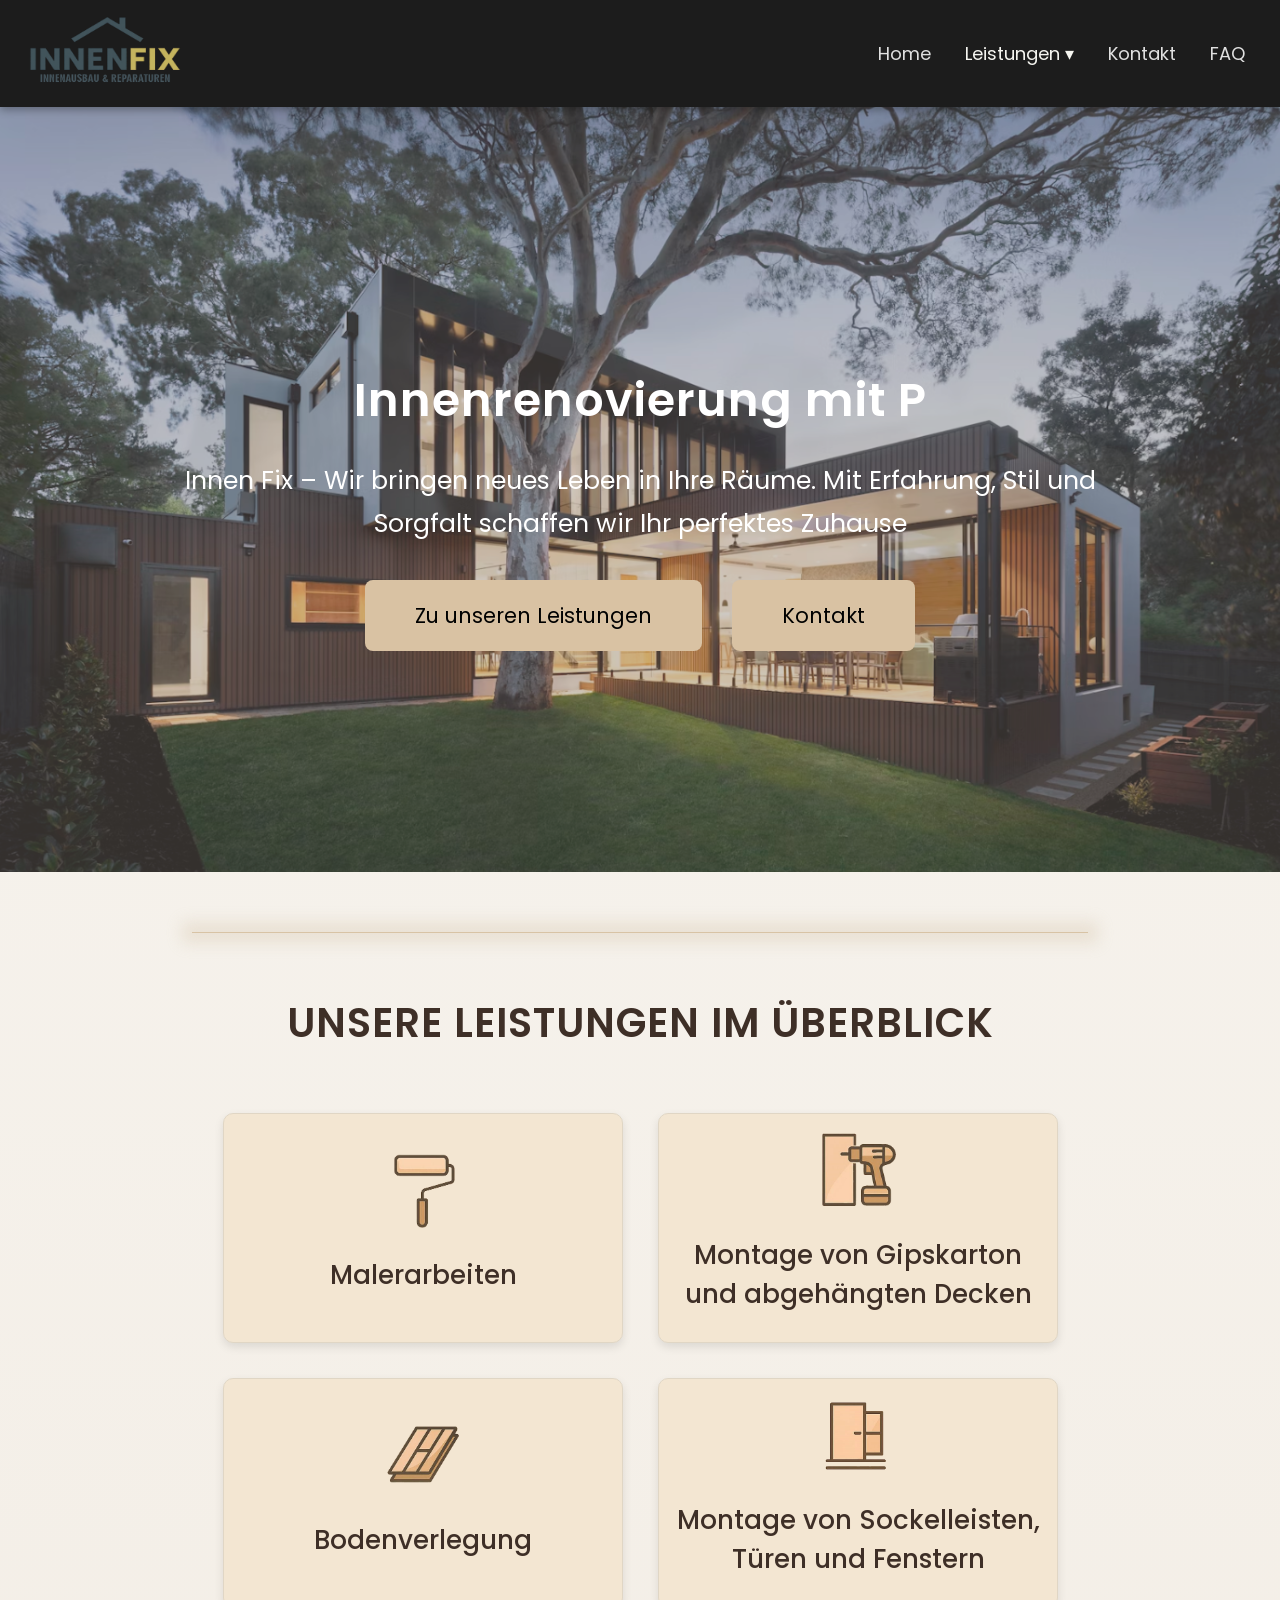
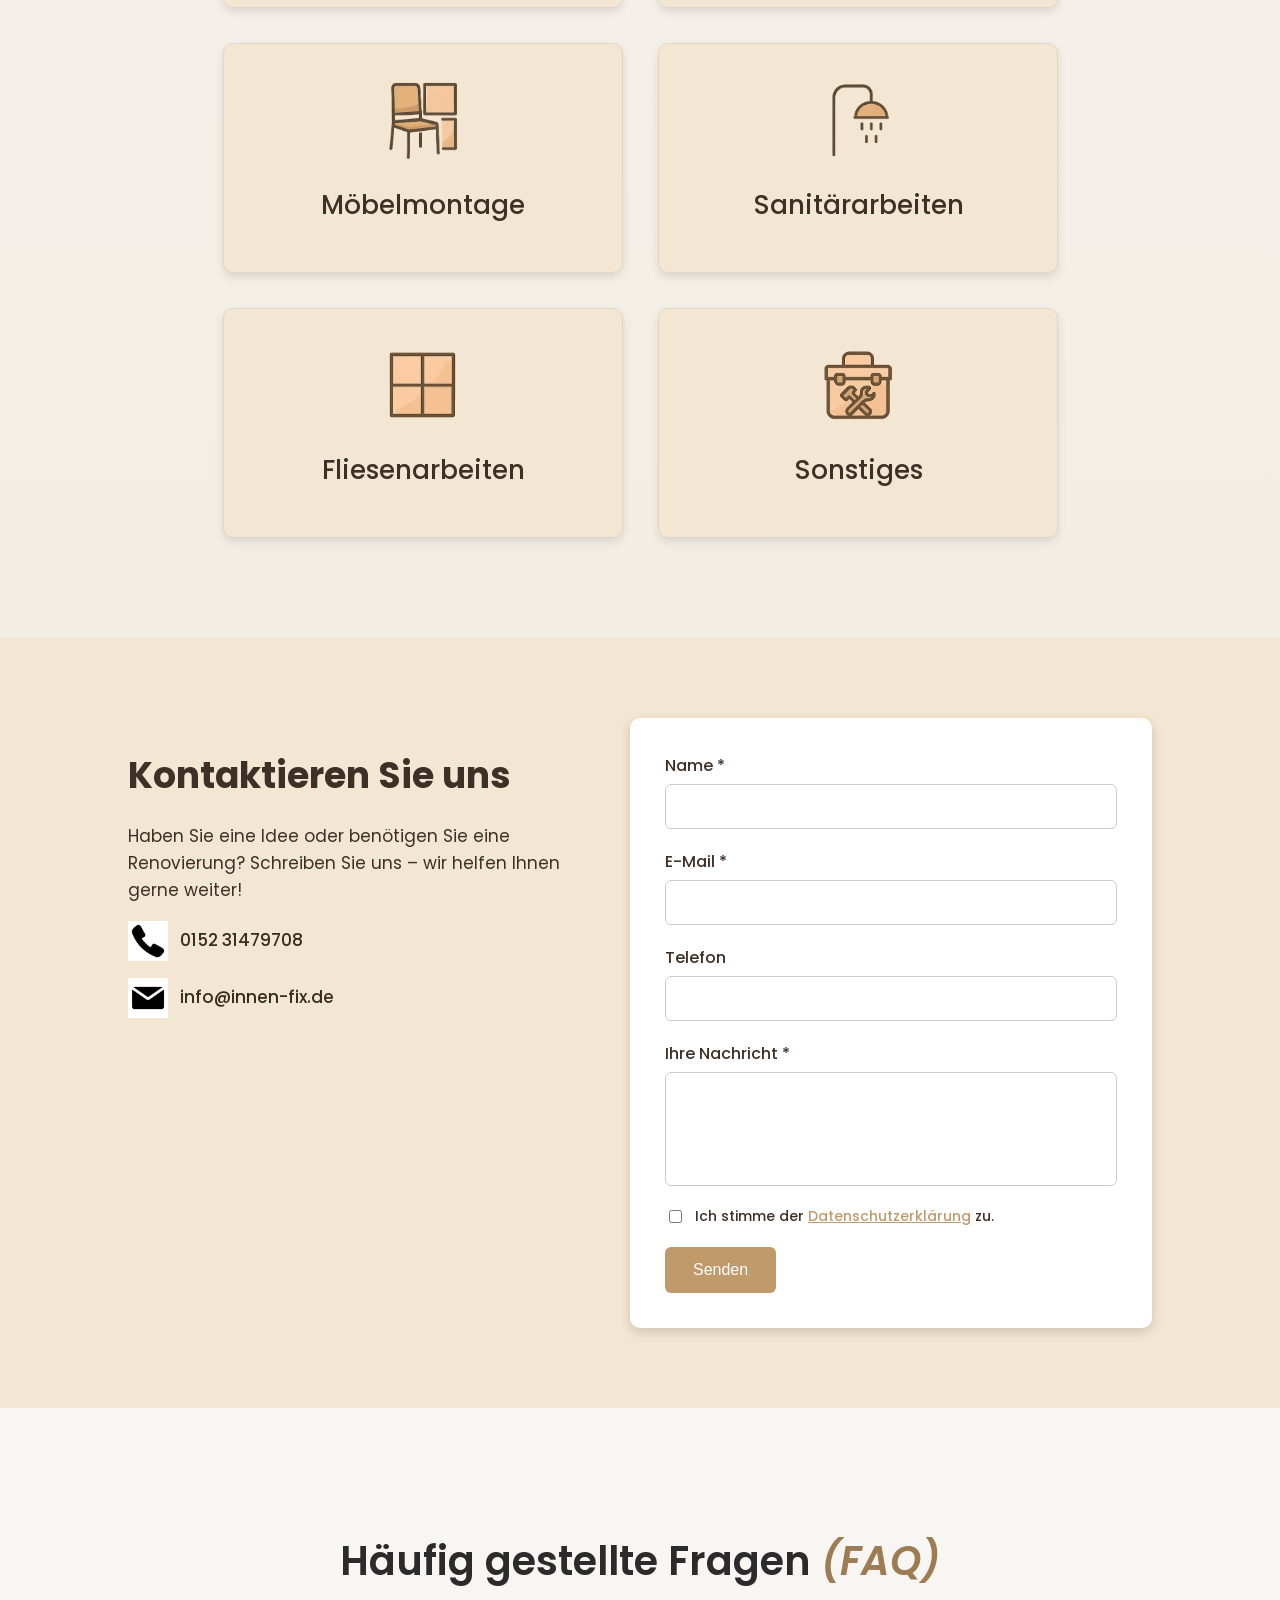
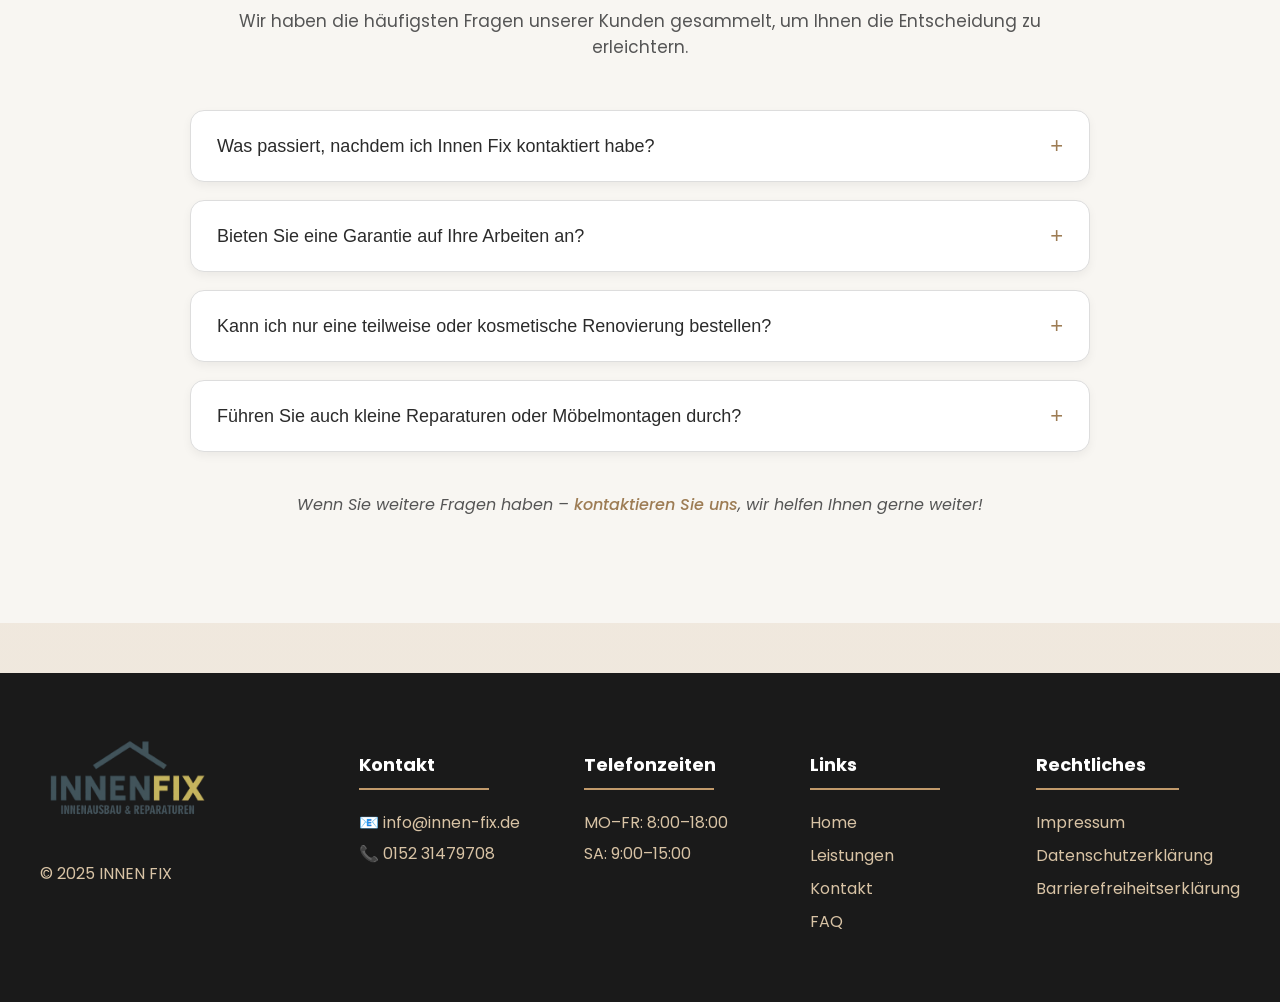
<file: index.html>
<!DOCTYPE html>
<html lang="de">
<head>
  <meta charset="UTF-8">
  <meta name="viewport" content="width=device-width, initial-scale=1.0">
  <title>Innen Fix – Malerarbeiten & Renovierung in Lübeck</title>
  <meta name="description" content="Innen Fix – professionelle Innenrenovierung, Malerarbeiten, Bodenverlegung, Sanitär- und Elektroarbeiten in Deutschland. Qualität, Präzision und Stil.">
  <link rel="icon" type="image/png" href="favicon.png">
  <link rel="stylesheet" href="style.css">
  <link href="https://fonts.googleapis.com/css2?family=Poppins:ital,wght@0,400;0,500;1,400&display=swap" rel="stylesheet">
</head>

<body>
  <header>
    <a href="#home" class="logo"><img src="logo.png" width="170" height="80"></a>
    <nav>
      <a href="#home">Home</a>

      <div class="dropdown">
        <a href="#services" class="dropbtn">Leistungen ▾</a>
        <div class="dropdown-content">
          <a href="malerarbeiten.html">Malerarbeiten</a>
          <a href="gipskarton.html">Montage von Gipskarton und abgehängten Decken</a>
          <a href="bodenverlegung.html">Bodenverlegung</a>
          <a href="sockelleisten.html">Montage von Sockelleisten, Türen und Fenstern</a>
          <a href="mobelmontage.html">Möbelmontage</a>
          <a href="sanitararbeiten.html">Sanitärarbeiten</a>
          <a href="fliesenarbeiten.html">Fliesenarbeiten</a>
          <a href="sonstiges.html">Sonstiges</a>
        </div>
      </div>

      <a href="#contact">Kontakt</a>
      <a href="#faq">FAQ</a>
    </nav>
  </header>

  <section class="hero" id="home">
    <div class="hero-text">
      <h1 id="typed-text"></h1>
      <p>Innen Fix – Wir bringen neues Leben in Ihre Räume. Mit Erfahrung, Stil und Sorgfalt schaffen wir Ihr perfektes Zuhause</p>
      <div class="hero-buttons">
        <a href="#services" class="btn">Zu unseren Leistungen</a>
        <a href="#contact" class="btn">Kontakt</a>
      </div>

    </div>
  </section>

<hr class="divider">

<section class="services" id="services">
  <h2>Unsere Leistungen im Überblick</h2>
  <div class="service-container">
    
  <a href="malerarbeiten.html" class="service-card">
    <img src="icons1.png" alt="Malerarbeiten">
    <h3>Malerarbeiten</h3>
  </a>

  <a href="gipskarton.html" class="service-card">
    <img src="icons2.png" alt="Montage von Gipskarton">
    <h3>Montage von Gipskarton und abgehängten Decken</h3>
  </a>

  <a href="bodenverlegung.html" class="service-card">
    <img src="icons3.png" alt="Bodenverlegung">
    <h3>Bodenverlegung</h3>
    </a>

  <a href="sockelleisten.html" class="service-card">
    <img src="icons7.png" alt="Montage von Sockelleisten">
    <h3>Montage von Sockelleisten, Türen und Fenstern</h3>
  </a>

  <a href="mobelmontage.html" class="service-card">
    <img src="icons6.png" alt="Möbelmontage">
    <h3>Möbelmontage</h3>
  </a>

  <a href="sanitararbeiten.html" class="service-card">
    <img src="icons4.png" alt="Sanitärarbeiten">
    <h3>Sanitärarbeiten</h3>
  </a>

  <a href="fliesenarbeiten.html" class="service-card">
    <img src="icons8.png" alt="Fliesenarbeiten">
    <h3>Fliesenarbeiten</h3>
  </a>

  <a href="sonstiges.html" class="service-card">
    <img src="icons9.png" alt="Sonstiges">
    <h3>Sonstiges</h3>
  </a>

  </div>
</section>

<section class="contact-section" id="contact">
  <div class="contact-container">
    <div class="contact-info">
      <h2>Kontaktieren Sie uns</h2>
      <p>Haben Sie eine Idee oder benötigen Sie eine Renovierung? Schreiben Sie uns – wir helfen Ihnen gerne weiter!</p>

      <p>
        <a href="tel:015231479708" class="contact-link">
          <img src="phone-icon.png" alt="Telefon" class="icon"> 0152 31479708
        </a>
      </p>
      <p>
        <a href="mailto:info@innen-fix.de" class="contact-link">
          <img src="mail-icon.png" alt="E-Mail" class="icon"> info@innen-fix.de
        </a>
      </p>
    </div>

    <form class="contact-form"
          action="https://formspree.io/f/mzdznwoq"
          method="POST">

      <div class="form-group">
        <label for="name">Name *</label>
        <input type="text" id="name" name="name" required>
      </div>

      <div class="form-group">
        <label for="email">E-Mail *</label>
        <input type="email" id="email" name="email" required>
      </div>

      <div class="form-group">
        <label for="phone">Telefon</label>
        <input type="tel" id="phone" name="phone">
      </div>

      <div class="form-group full">
        <label for="message">Ihre Nachricht *</label>
        <textarea id="message" name="message" rows="4" required></textarea>
      </div>

      <div class="form-group checkbox">
        <input type="checkbox" id="privacy" name="privacy" required>
        <label for="privacy">
          Ich stimme der <a href="privacy.html" target="_blank">Datenschutzerklärung</a> zu.
        </label>
      </div>

      <input type="text" name="_gotcha" style="display:none">
      
      <input type="hidden" name="_redirect" value="https://innen-fix.de/danke.html">

      <button type="submit" class="send-btn">Senden</button>
    </form>
  </div>
</section>

<section class="faq" id="faq">
  <div class="faq-container">
    <div class="faq-header">
      <h2>Häufig gestellte Fragen <span>(FAQ)</span></h2>
      <p>Wir haben die häufigsten Fragen unserer Kunden gesammelt, um Ihnen die Entscheidung zu erleichtern.</p>
    </div>

    <div class="faq-list">
      <div class="faq-item">
        <button class="faq-title">
          Was passiert, nachdem ich Innen Fix kontaktiert habe?
          <span class="faq-icon">+</span>
        </button>
        <div class="faq-content">
          <p>Nach Ihrer Anfrage kontaktieren wir Sie, führen eine Beratung durch und vereinbaren einen Termin zur Besichtigung. Nach der Kostenschätzung und Abstimmung der Details beginnen wir mit den Arbeiten so schnell wie möglich.</p>
        </div>
      </div>

      <div class="faq-item">
        <button class="faq-title">
          Bieten Sie eine Garantie auf Ihre Arbeiten an?
          <span class="faq-icon">+</span>
        </button>
        <div class="faq-content">
          <p>Ja, wir bieten eine offizielle Garantie auf alle ausgeführten Arbeiten. Die Dauer hängt von der Art der Leistung ab, beträgt jedoch mindestens 12 Monate.</p>
        </div>
      </div>

      <div class="faq-item">
        <button class="faq-title">
          Kann ich nur eine teilweise oder kosmetische Renovierung bestellen?
          <span class="faq-icon">+</span>
        </button>
        <div class="faq-content">
          <p>Ja, wir führen sowohl komplette Renovierungen als auch Teilmodernisierungen durch – z. B. Streichen, Tapezieren, Bodenverlegung oder Möbelmontage.</p>
        </div>
      </div>

      <div class="faq-item">
        <button class="faq-title">
          Führen Sie auch kleine Reparaturen oder Möbelmontagen durch?
          <span class="faq-icon">+</span>
        </button>
        <div class="faq-content">
          <p>Ja, wir helfen Ihnen gerne bei kleineren Arbeiten – z. B. Möbelmontage, Regalinstallation, Austausch von Türen, Sockelleisten oder Lampen.</p>
        </div>
      </div>
    </div>

    <p class="faq-footer">Wenn Sie weitere Fragen haben – <a href="#contact">kontaktieren Sie uns</a>, wir helfen Ihnen gerne weiter!</p>
  </div>
</section>

<footer class="footer">
  <div class="footer-container">
    
    <div class="footer-col logo-col">
      <img src="logo.png" class="footer-logo">
      <p>© 2025 INNEN FIX</p>
    </div>

    <div class="footer-col">
      <h3>Kontakt</h3>
      <hr>
      <p>📧 <a href="mailto:info@innen-fix.de">info@innen-fix.de</a></p>
      <p>📞 <a href="tel:015231479708">0152 31479708</a></p>
    </div>

    <div class="footer-col">
      <h3>Telefonzeiten</h3>
      <hr>
      <p>MO–FR: 8:00–18:00</p>
      <p>SA: 9:00–15:00</p>
    </div>

    <div class="footer-col">
      <h3>Links</h3>
      <hr>
      <ul>
        <li><a href="#home">Home</a></li>
        <li><a href="#services">Leistungen</a></li>
        <li><a href="#contact">Kontakt</a></li>
        <li><a href="#faq">FAQ</a></li>
      </ul>
    </div>

    <div class="footer-col">
      <h3>Rechtliches</h3>
      <hr>
      <ul>
        <li><a href="impressum.html">Impressum</a></li>
        <li><a href="privacy.html">Datenschutzerklärung</a></li>
        <li><a href="barrierefreiheit.html">Barrierefreiheitserklärung</a></li>
      </ul>
    </div>
  </div>
</footer>

<button id="scrollToTop" title="Nach oben" aria-label="Nach oben">▲</button>
<script src="script.js"></script>
</body>
</html>
</file>
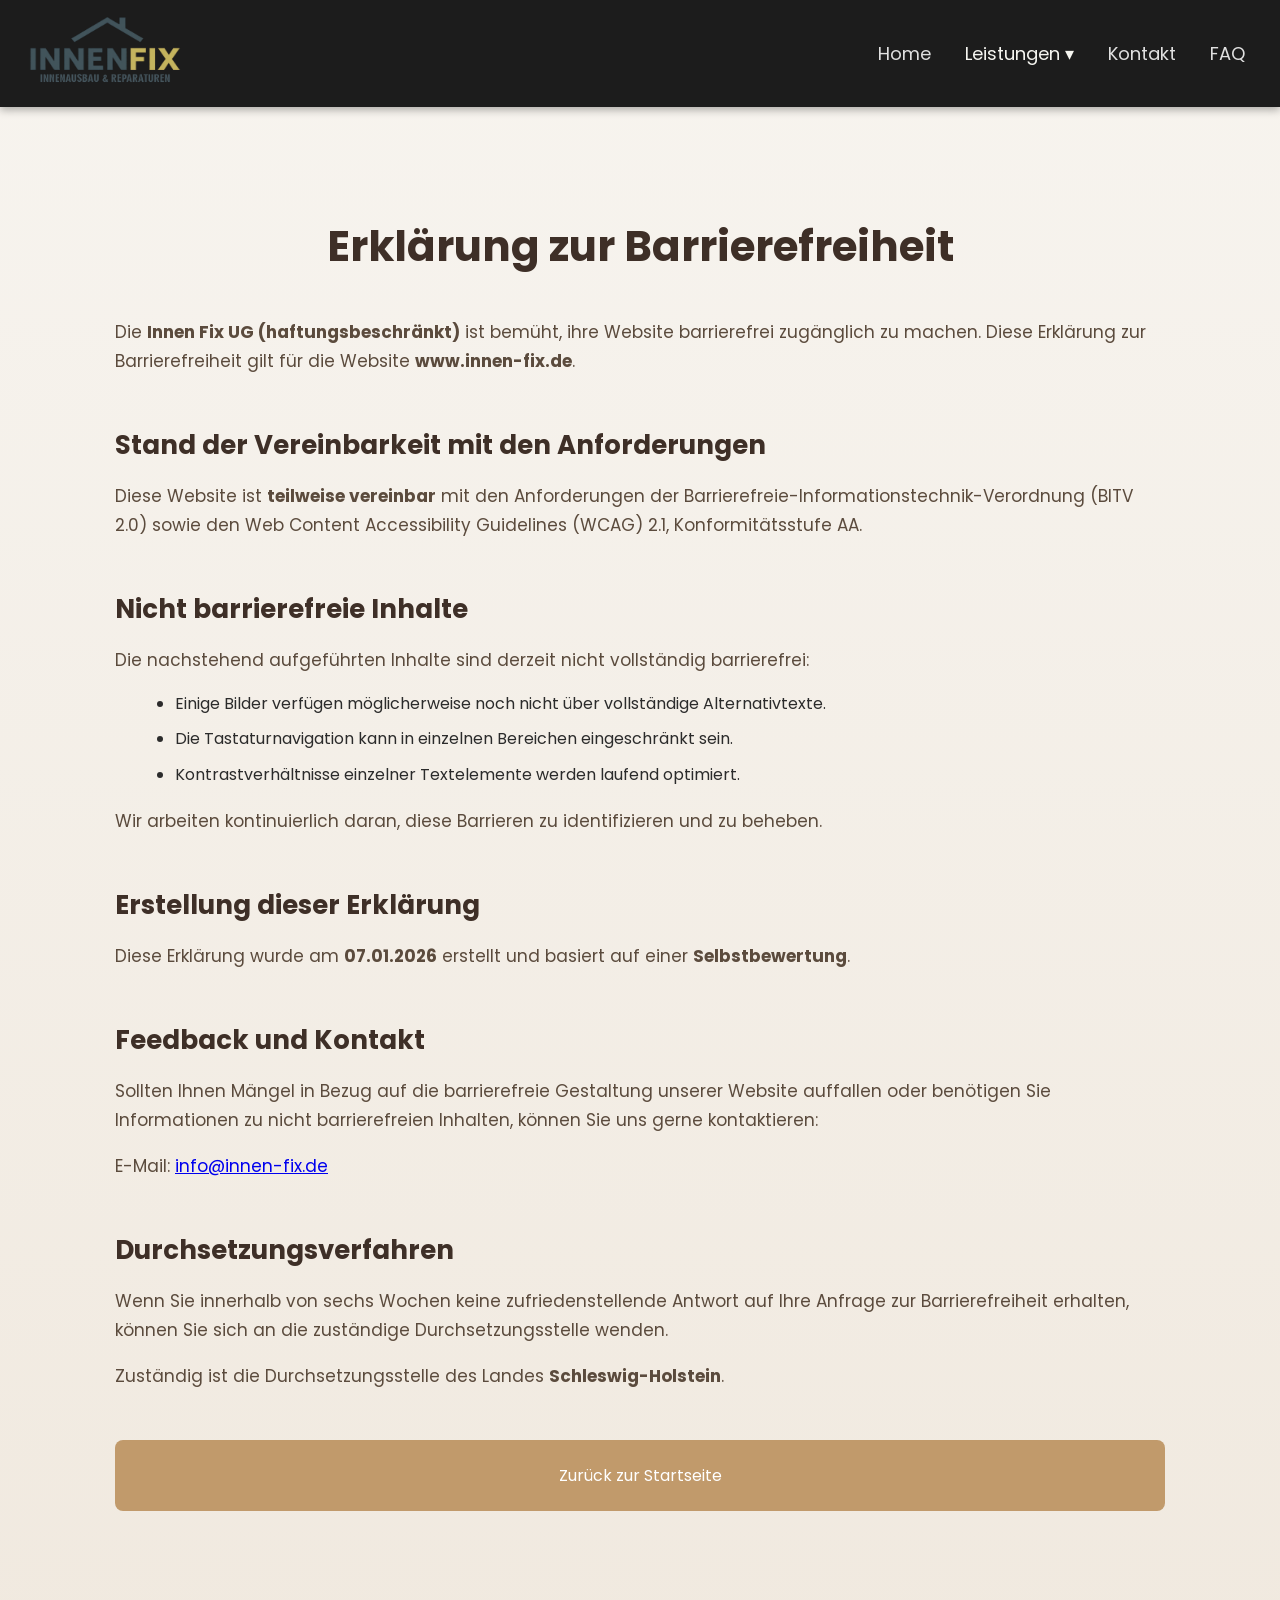
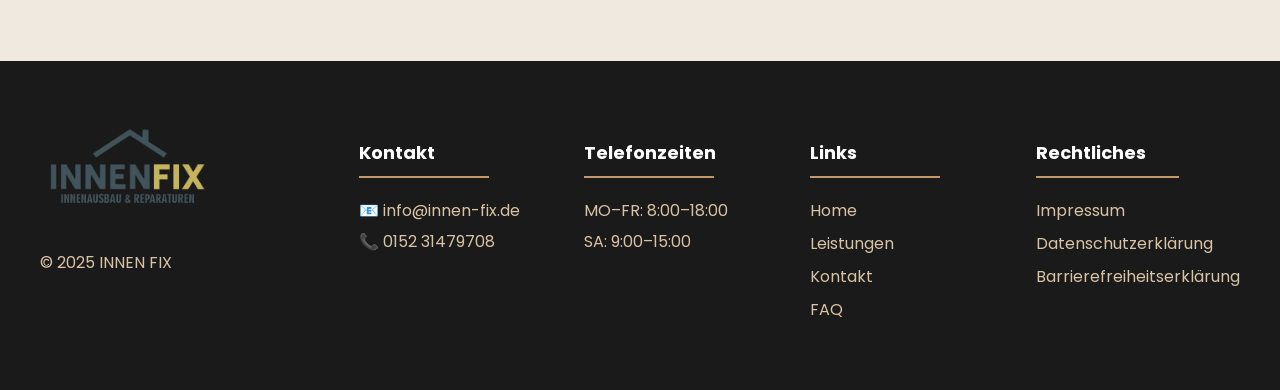
<file: barrierefreiheit.html>
<!DOCTYPE html>
<html lang="de">
<head>
  <meta charset="UTF-8">
  <meta name="viewport" content="width=device-width, initial-scale=1.0">
  <title>Barrierefreiheitserklärung | Innen Fix Lübeck</title>
  <meta name="description" content="Erklärung zur Barrierefreiheit der Website Innen Fix gemäß BITV 2.0 und WCAG 2.1.">
  <link rel="stylesheet" href="style.css">
  <link href="https://fonts.googleapis.com/css2?family=Poppins:ital,wght@0,400;0,500;1,400&display=swap" rel="stylesheet">
</head>

<body>
  <header>
    <a href="index.html#home" class="logo"><img src="logo.png" width="170" height="80"></a>
    <nav>
      <a href="index.html#home">Home</a>

      <div class="dropdown">
        <a href="index.html#services" class="dropbtn">Leistungen ▾</a>
        <div class="dropdown-content">
          <a href="malerarbeiten.html">Malerarbeiten</a>
          <a href="gipskarton.html">Montage von Gipskarton und abgehängten Decken</a>
          <a href="bodenverlegung.html">Bodenverlegung</a>
          <a href="sockelleisten.html">Montage von Sockelleisten, Türen und Fenstern</a>
          <a href="mobelmontage.html">Möbelmontage</a>
          <a href="sanitararbeiten.html">Sanitärarbeiten</a>
          <a href="fliesenarbeiten.html">Fliesenarbeiten</a>
          <a href="sonstiges.html">Sonstiges</a>
        </div>
      </div>

      <a href="index.html#contact">Kontakt</a>
      <a href="index.html#faq">FAQ</a>
    </nav>
  </header>

<main class="privacy-container">

  <h1>Erklärung zur Barrierefreiheit</h1>

  <p>
    Die <strong>Innen Fix UG (haftungsbeschränkt)</strong> ist bemüht,
    ihre Website barrierefrei zugänglich zu machen.
    Diese Erklärung zur Barrierefreiheit gilt für die Website
    <strong>www.innen-fix.de</strong>.
  </p>

  <h2>Stand der Vereinbarkeit mit den Anforderungen</h2>
  <p>
    Diese Website ist <strong>teilweise vereinbar</strong> mit den Anforderungen
    der Barrierefreie-Informationstechnik-Verordnung (BITV 2.0)
    sowie den Web Content Accessibility Guidelines (WCAG) 2.1,
    Konformitätsstufe AA.
  </p>

  <h2>Nicht barrierefreie Inhalte</h2>
  <p>
    Die nachstehend aufgeführten Inhalte sind derzeit nicht vollständig barrierefrei:
  </p>
  <ul>
    <li>Einige Bilder verfügen möglicherweise noch nicht über vollständige Alternativtexte.</li>
    <li>Die Tastaturnavigation kann in einzelnen Bereichen eingeschränkt sein.</li>
    <li>Kontrastverhältnisse einzelner Textelemente werden laufend optimiert.</li>
  </ul>

  <p>
    Wir arbeiten kontinuierlich daran, diese Barrieren zu identifizieren
    und zu beheben.
  </p>

  <h2>Erstellung dieser Erklärung</h2>
  <p>
    Diese Erklärung wurde am <strong>07.01.2026</strong> erstellt
    und basiert auf einer <strong>Selbstbewertung</strong>.
  </p>

  <h2>Feedback und Kontakt</h2>
  <p>
    Sollten Ihnen Mängel in Bezug auf die barrierefreie Gestaltung unserer Website
    auffallen oder benötigen Sie Informationen zu nicht barrierefreien Inhalten,
    können Sie uns gerne kontaktieren:
  </p>

  <p>
    E-Mail: <a href="mailto:info@innen-fix.de">info@innen-fix.de</a>
  </p>

  <h2>Durchsetzungsverfahren</h2>
  <p>
    Wenn Sie innerhalb von sechs Wochen keine zufriedenstellende Antwort
    auf Ihre Anfrage zur Barrierefreiheit erhalten,
    können Sie sich an die zuständige Durchsetzungsstelle wenden.
  </p>

  <p>
    Zuständig ist die Durchsetzungsstelle des Landes
    <strong>Schleswig-Holstein</strong>.
  </p>

  <a href="index.html" class="back-btn">Zurück zur Startseite</a>

</main>

<footer class="footer">
  <div class="footer-container">
    
    <div class="footer-col logo-col">
      <img src="logo.png" class="footer-logo">
      <p>© 2025 INNEN FIX</p>
    </div>

    <div class="footer-col">
      <h3>Kontakt</h3>
      <hr>
      <p>📧 <a href="mailto:info@innen-fix.de">info@innen-fix.de</a></p>
      <p>📞 <a href="tel:015231479708">0152 31479708</a></p>
    </div>

    <div class="footer-col">
      <h3>Telefonzeiten</h3>
      <hr>
      <p>MO–FR: 8:00–18:00</p>
      <p>SA: 9:00–15:00</p>
    </div>

    <div class="footer-col">
      <h3>Links</h3>
      <hr>
      <ul>
        <li><a href="index.html#home">Home</a></li>
        <li><a href="index.html#services">Leistungen</a></li>
        <li><a href="index.html#contact">Kontakt</a></li>
        <li><a href="index.html#faq">FAQ</a></li>
      </ul>
    </div>

    <div class="footer-col">
      <h3>Rechtliches</h3>
      <hr>
      <ul>
        <li><a href="impressum.html">Impressum</a></li>
        <li><a href="privacy.html">Datenschutzerklärung</a></li>
        <li><a href="barrierefreiheit.html">Barrierefreiheitserklärung</a></li>
      </ul>
    </div>
  </div>
</footer>

<button id="scrollToTop" title="Nach oben" aria-label="Nach oben">▲</button>
<script src="script.js"></script>
</body>
</html>
</file>
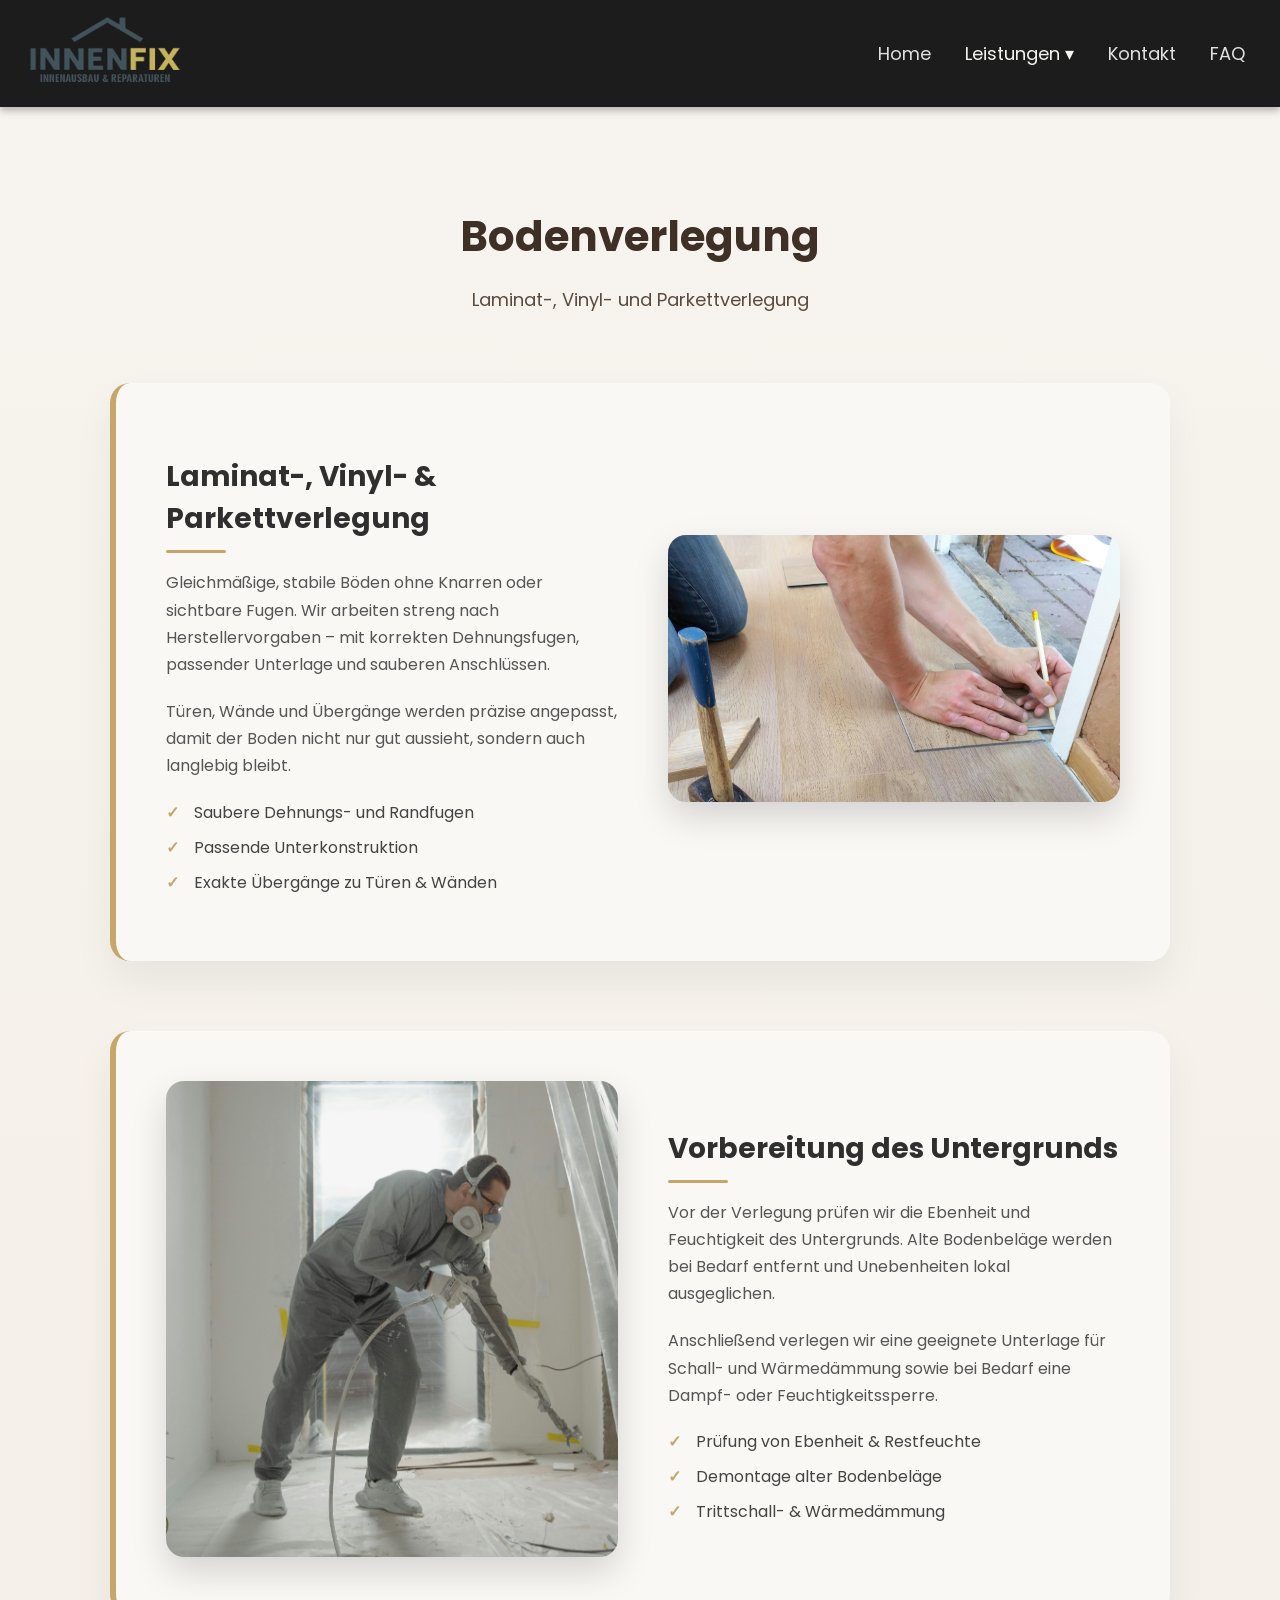
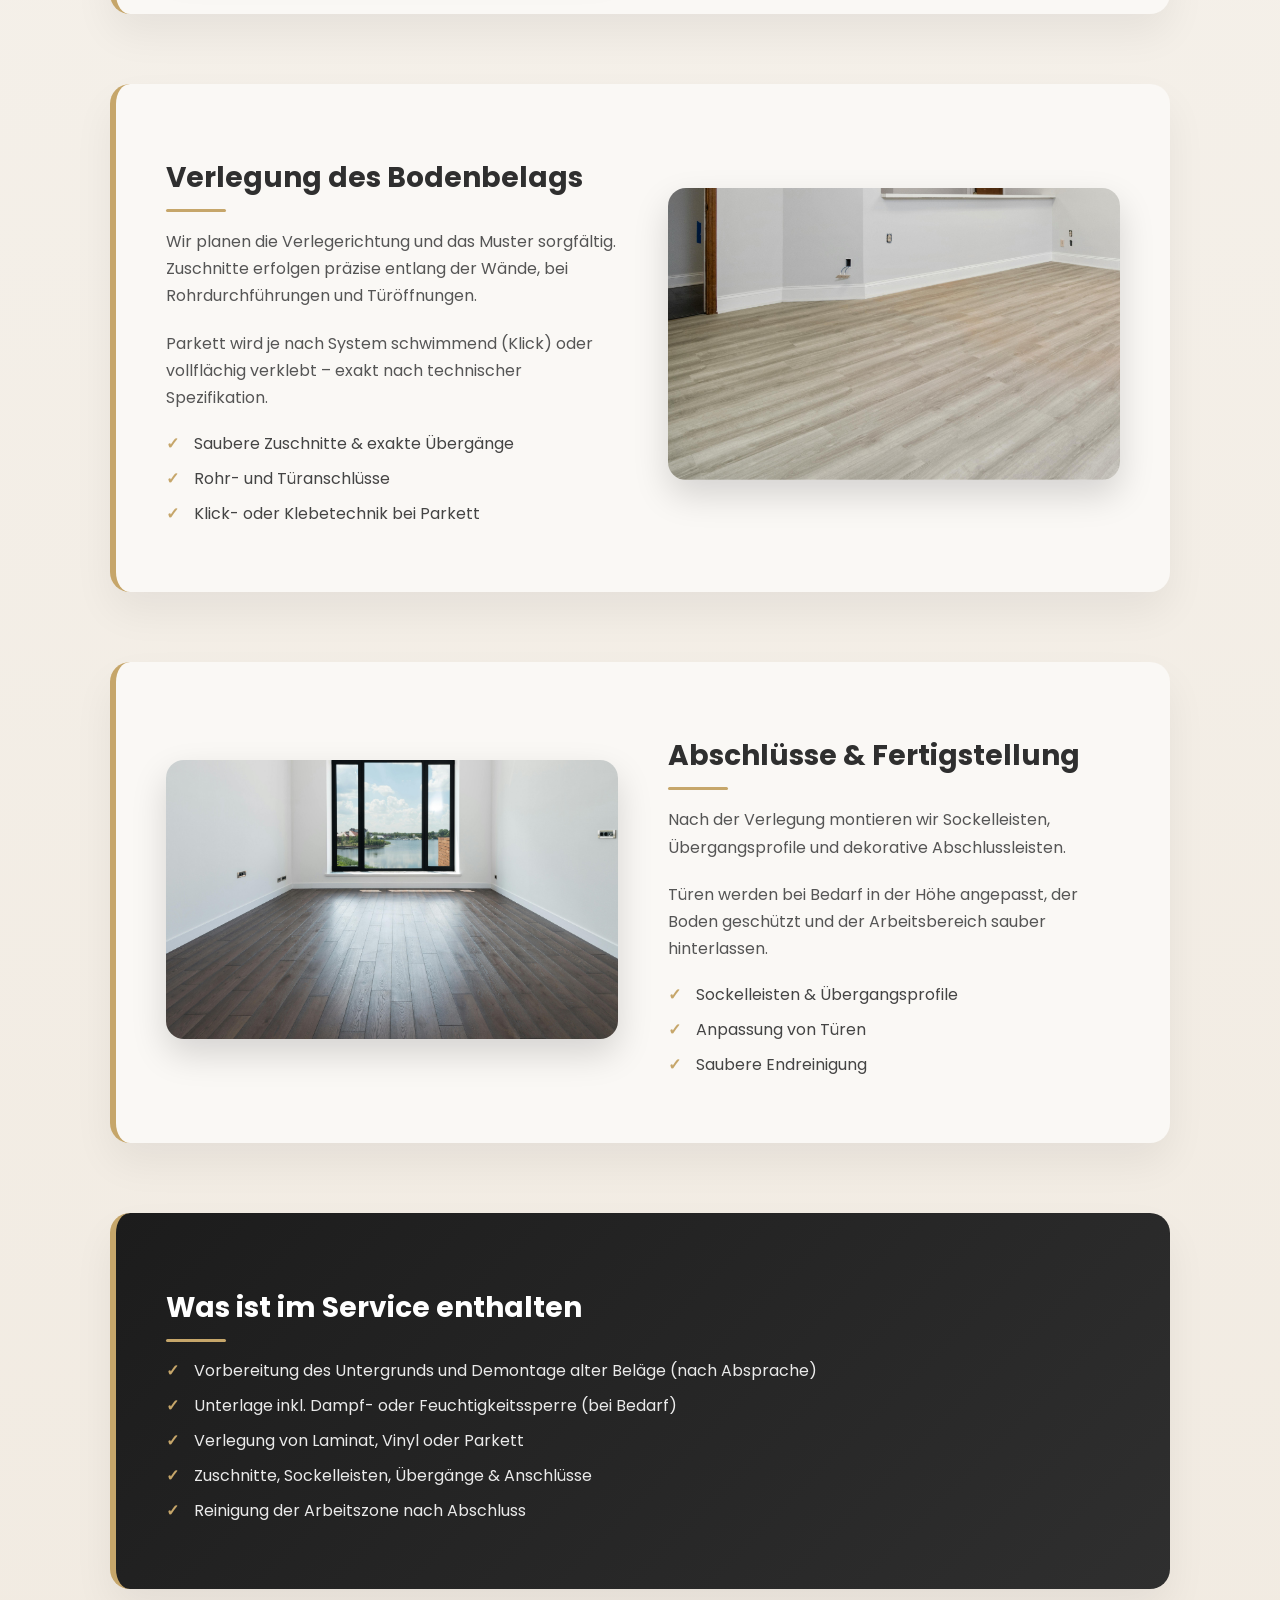
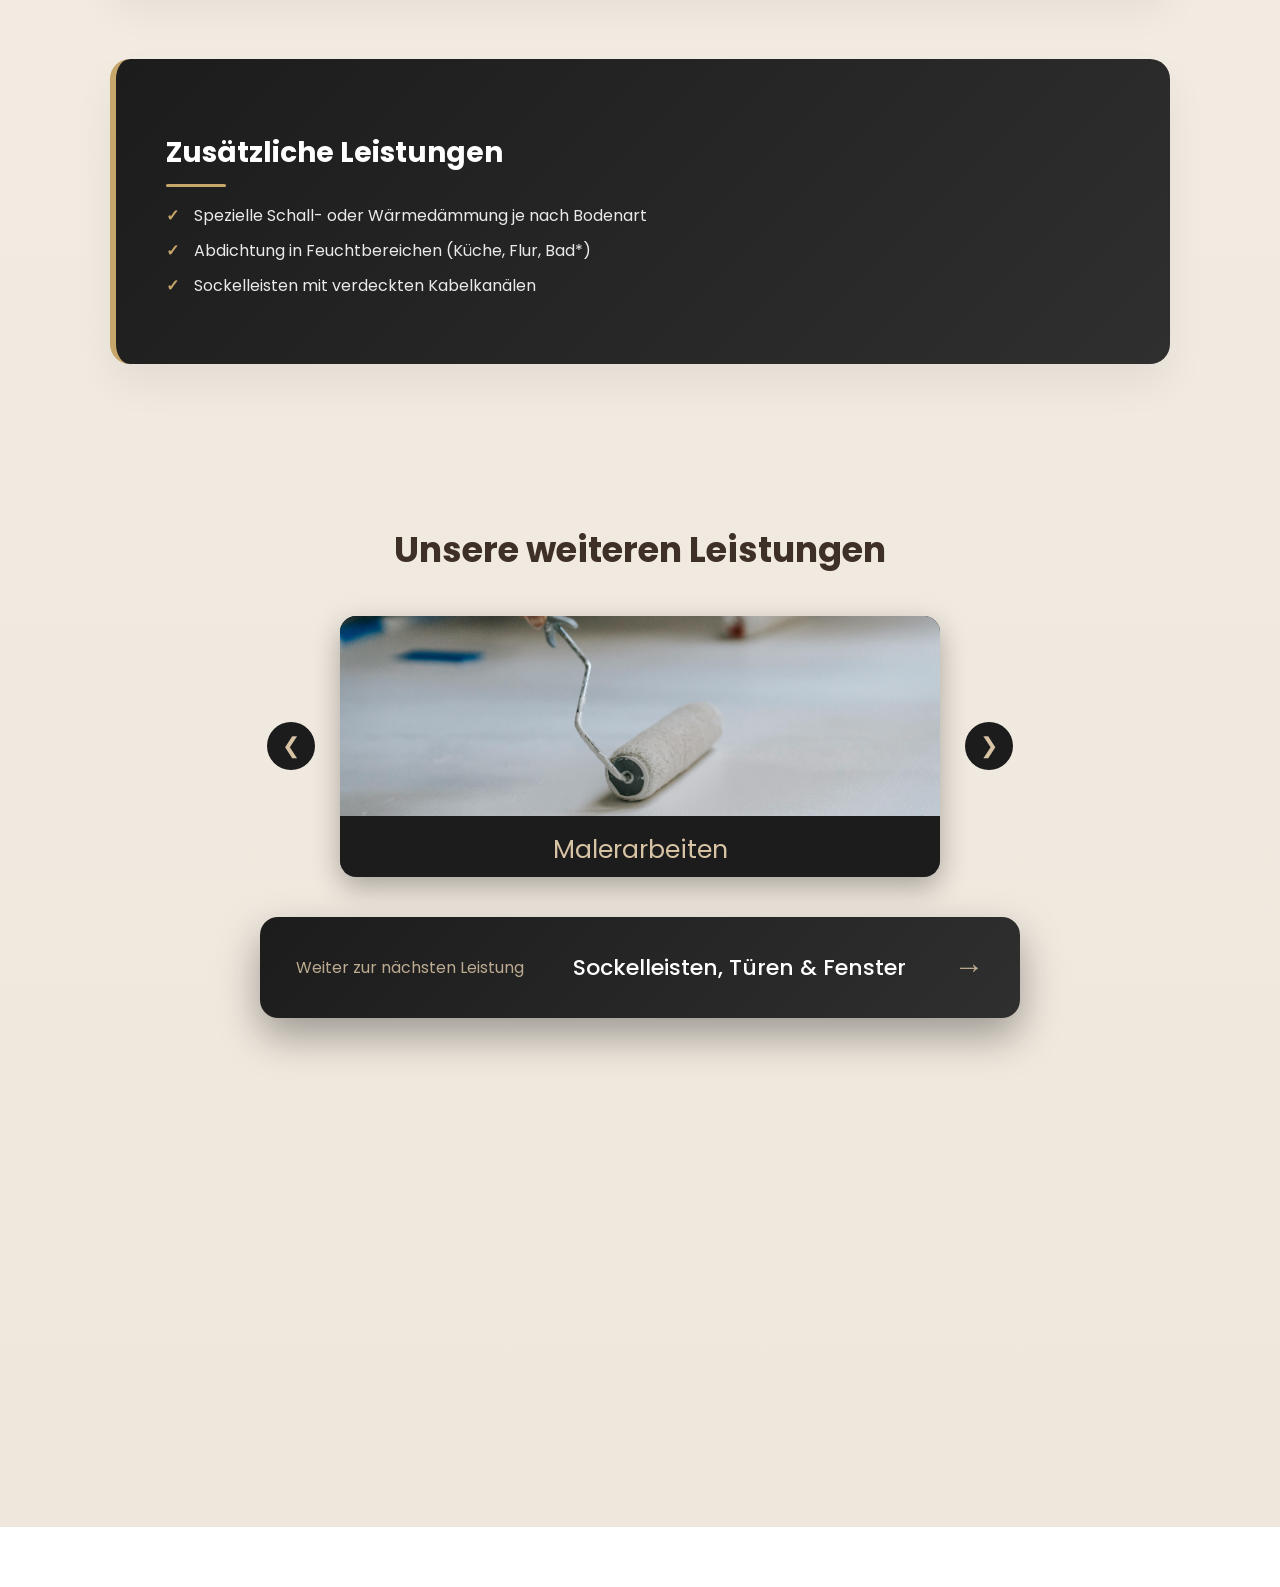
<file: bodenverlegung.html>
<!DOCTYPE html>
<html lang="de">
<head>
  <meta charset="UTF-8">
  <meta name="viewport" content="width=device-width, initial-scale=1.0">
  <title>Bodenverlegung in Lübeck | Innen Fix</title>
  <meta name="description" content="Professionelle Bodenverlegung in Lübeck und Schleswig-Holstein. Verlegung von Laminat, Vinyl und Parkett mit perfekter Vorbereitung und sauberem Finish von Innen Fix.">
  <link rel="stylesheet" href="style.css">
  <link href="https://fonts.googleapis.com/css2?family=Poppins:ital,wght@0,400;0,500;1,400&display=swap" rel="stylesheet">
</head>

<body>
  <header>
    <a href="index.html#home" class="logo"><img src="logo.png" width="170" height="80"></a>
    <nav>
      <a href="index.html#home">Home</a>

      <div class="dropdown">
        <a href="index.html#services" class="dropbtn">Leistungen ▾</a>
        <div class="dropdown-content">
          <a href="malerarbeiten.html">Malerarbeiten</a>
          <a href="gipskarton.html">Montage von Gipskarton und abgehängten Decken</a>
          <a href="bodenverlegung.html">Bodenverlegung</a>
          <a href="sockelleisten.html">Montage von Sockelleisten, Türen und Fenstern</a>
          <a href="mobelmontage.html">Möbelmontage</a>
          <a href="sanitararbeiten.html">Sanitärarbeiten</a>
          <a href="fliesenarbeiten.html">Fliesenarbeiten</a>
          <a href="sonstiges.html">Sonstiges</a>
        </div>
      </div>

      <a href="index.html#contact">Kontakt</a>
      <a href="index.html#faq">FAQ</a>
    </nav>
  </header>
  
<main class="service-page">

  <div class="service-title">
    <h1>Bodenverlegung</h1>
    <p>Laminat-, Vinyl- und Parkettverlegung</p>
  </div>

  <section class="service-section">
    <div class="service-text">
      <h2>Laminat-, Vinyl- & Parkettverlegung</h2>
      <p>
        Gleichmäßige, stabile Böden ohne Knarren oder sichtbare Fugen.
        Wir arbeiten streng nach Herstellervorgaben – mit korrekten
        Dehnungsfugen, passender Unterlage und sauberen Anschlüssen.
      </p>
      <p>
        Türen, Wände und Übergänge werden präzise angepasst,
        damit der Boden nicht nur gut aussieht, sondern auch langlebig bleibt.
      </p>
      <ul>
        <li>Saubere Dehnungs- und Randfugen</li>
        <li>Passende Unterkonstruktion</li>
        <li>Exakte Übergänge zu Türen & Wänden</li>
      </ul>
    </div>

    <div class="service-image">
      <img src="laminat.jpg">
    </div>
  </section>

  <section class="service-section reverse">
    <div class="service-text">
      <h2>Vorbereitung des Untergrunds</h2>
      <p>
        Vor der Verlegung prüfen wir die Ebenheit und Feuchtigkeit
        des Untergrunds. Alte Bodenbeläge werden bei Bedarf entfernt
        und Unebenheiten lokal ausgeglichen.
      </p>
      <p>
        Anschließend verlegen wir eine geeignete Unterlage für
        Schall- und Wärmedämmung sowie bei Bedarf eine
        Dampf- oder Feuchtigkeitssperre.
      </p>
      <ul>
        <li>Prüfung von Ebenheit & Restfeuchte</li>
        <li>Demontage alter Bodenbeläge</li>
        <li>Trittschall- & Wärmedämmung</li>
      </ul>
    </div>

    <div class="service-image">
      <img src="vorbereitung.jpg">
    </div>
  </section>

  <section class="service-section">
    <div class="service-text">
      <h2>Verlegung des Bodenbelags</h2>
      <p>
        Wir planen die Verlegerichtung und das Muster sorgfältig.
        Zuschnitte erfolgen präzise entlang der Wände,
        bei Rohrdurchführungen und Türöffnungen.
      </p>
      <p>
        Parkett wird je nach System schwimmend (Klick)
        oder vollflächig verklebt – exakt nach technischer Spezifikation.
      </p>
      <ul>
        <li>Saubere Zuschnitte & exakte Übergänge</li>
        <li>Rohr- und Türanschlüsse</li>
        <li>Klick- oder Klebetechnik bei Parkett</li>
      </ul>
    </div>

    <div class="service-image">
      <img src="bodenbelags.jpg">
    </div>
  </section>

  <section class="service-section reverse">
    <div class="service-text">
      <h2>Abschlüsse & Fertigstellung</h2>
      <p>
        Nach der Verlegung montieren wir Sockelleisten,
        Übergangsprofile und dekorative Abschlussleisten.
      </p>
      <p>
        Türen werden bei Bedarf in der Höhe angepasst,
        der Boden geschützt und der Arbeitsbereich
        sauber hinterlassen.
      </p>
      <ul>
        <li>Sockelleisten & Übergangsprofile</li>
        <li>Anpassung von Türen</li>
        <li>Saubere Endreinigung</li>
      </ul>
    </div>

    <div class="service-image">
      <img src="fertigstellung.jpg">
    </div>
  </section>

  <section class="service-section service-included">
    <div class="service-text">
      <h2>Was ist im Service enthalten</h2>
      <ul>
        <li>Vorbereitung des Untergrunds und Demontage alter Beläge (nach Absprache)</li>
        <li>Unterlage inkl. Dampf- oder Feuchtigkeitssperre (bei Bedarf)</li>
        <li>Verlegung von Laminat, Vinyl oder Parkett</li>
        <li>Zuschnitte, Sockelleisten, Übergänge & Anschlüsse</li>
        <li>Reinigung der Arbeitszone nach Abschluss</li>
      </ul>
    </div>
  </section>

  <section class="service-section service-included">
    <div class="service-text">
      <h2>Zusätzliche Leistungen</h2>
      <ul>
        <li>Spezielle Schall- oder Wärmedämmung je nach Bodenart</li>
        <li>Abdichtung in Feuchtbereichen (Küche, Flur, Bad*)</li>
        <li>Sockelleisten mit verdeckten Kabelkanälen</li>
      </ul>
    </div>
  </section>

<section class="services-slider">
  <div class="services-slider-inner">
    <h2>Unsere weiteren Leistungen</h2>

    <div class="slider-wrapper">
      <button class="slider-btn prev">&#10094;</button>

      <a href="bodenverlegung.html" class="slider-card" id="sliderLink">
        <img id="sliderImage">
        <span id="sliderTitle"></span>
      </a>

      <button class="slider-btn next">&#10095;</button>
    </div>
  </div>
</section>

<section class="next-service">
  <a href="sockelleisten.html" class="next-service-btn">
    <span>Weiter zur nächsten Leistung</span>
    <strong>Sockelleisten, Türen & Fenster</strong>
    <span class="arrow">→</span>
  </a>
</section>

</main>

<footer class="footer">
  <div class="footer-container">
    
    <div class="footer-col logo-col">
      <img src="logo.png" class="footer-logo">
      <p>© 2025 INNEN FIX</p>
    </div>

    <div class="footer-col">
      <h3>Kontakt</h3>
      <hr>
      <p>📧 <a href="mailto:info@innen-fix.de">info@innen-fix.de</a></p>
      <p>📞 <a href="tel:015231479708">0152 31479708</a></p>
    </div>

    <div class="footer-col">
      <h3>Telefonzeiten</h3>
      <hr>
      <p>MO–FR: 8:00–18:00</p>
      <p>SA: 9:00–15:00</p>
    </div>

    <div class="footer-col">
      <h3>Links</h3>
      <hr>
      <ul>
        <li><a href="index.html#home">Home</a></li>
        <li><a href="index.html#services">Leistungen</a></li>
        <li><a href="index.html#contact">Kontakt</a></li>
        <li><a href="index.html#faq">FAQ</a></li>
      </ul>
    </div>

    <div class="footer-col">
      <h3>Rechtliches</h3>
      <hr>
      <ul>
        <li><a href="impressum.html">Impressum</a></li>
        <li><a href="privacy.html">Datenschutzerklärung</a></li>
        <li><a href="barrierefreiheit.html">Barrierefreiheitserklärung</a></li>
      </ul>
    </div>
  </div>
</footer>

<button id="scrollToTop" title="Nach oben" aria-label="Nach oben">▲</button>
<script src="script.js"></script>
</body>
</html>
</file>
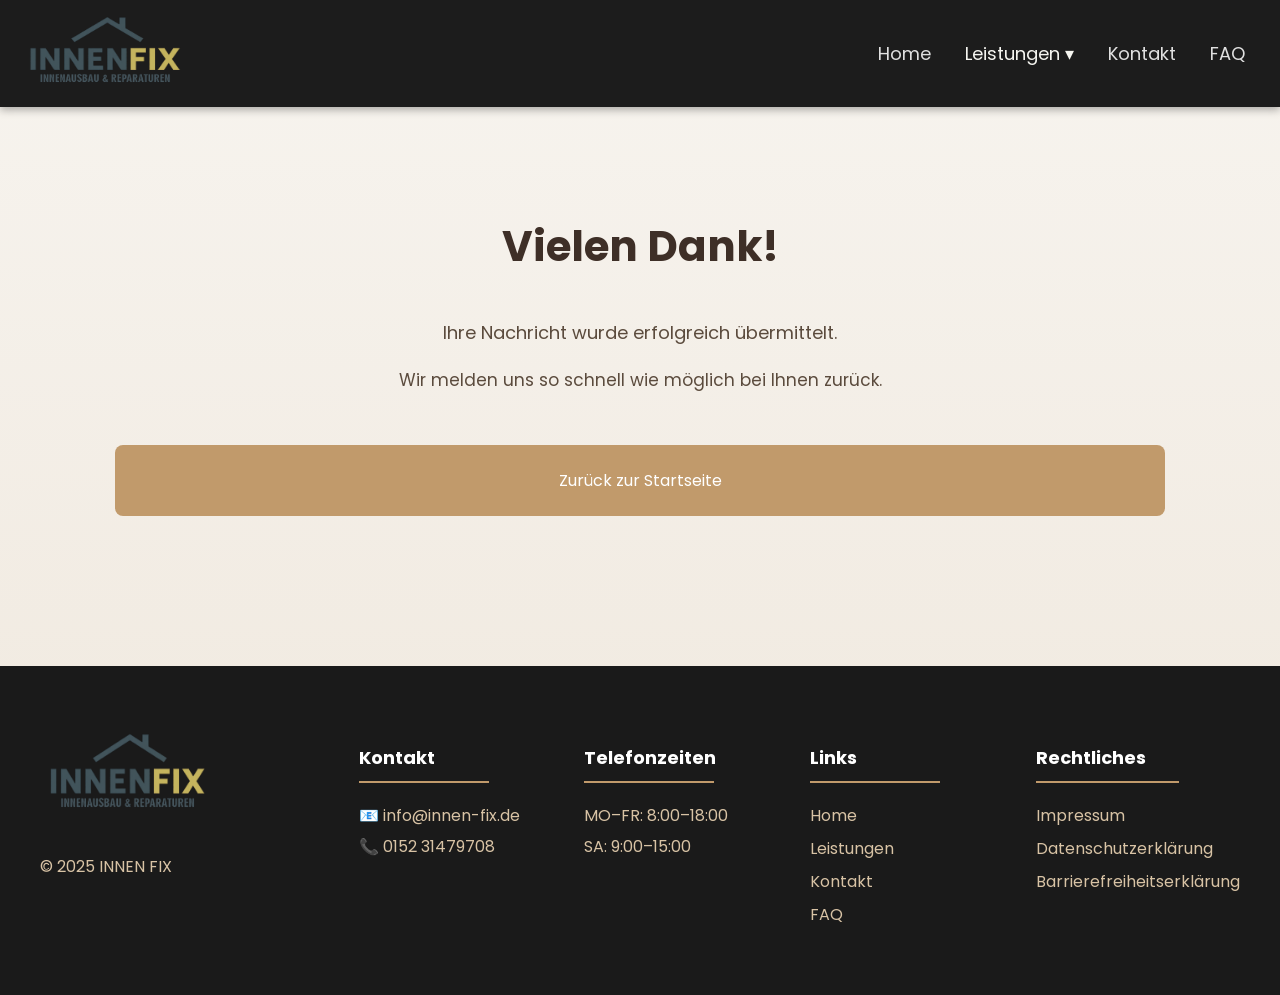
<file: danke.html>
<!DOCTYPE html>
<html lang="de">
<head>
  <meta charset="UTF-8">
  <meta name="viewport" content="width=device-width, initial-scale=1.0">
  <title>Vielen Dank | Innen Fix Lübeck</title>
  <meta name="description" content="Vielen Dank für Ihre Anfrage. Innen Fix meldet sich schnellstmöglich bei Ihnen zurück.">
  <link rel="stylesheet" href="style.css">
  <link href="https://fonts.googleapis.com/css2?family=Poppins:ital,wght@0,400;0,500;1,400&display=swap" rel="stylesheet">
</head>

<body>
  <header>
    <a href="index.html#home" class="logo"><img src="logo.png" width="170" height="80"></a>
    <nav>
      <a href="index.html#home">Home</a>

      <div class="dropdown">
        <a href="index.html#services" class="dropbtn">Leistungen ▾</a>
        <div class="dropdown-content">
          <a href="malerarbeiten.html">Malerarbeiten</a>
          <a href="gipskarton.html">Montage von Gipskarton und abgehängten Decken</a>
          <a href="bodenverlegung.html">Bodenverlegung</a>
          <a href="sockelleisten.html">Montage von Sockelleisten, Türen und Fenstern</a>
          <a href="mobelmontage.html">Möbelmontage</a>
          <a href="sanitararbeiten.html">Sanitärarbeiten</a>
          <a href="fliesenarbeiten.html">Fliesenarbeiten</a>
          <a href="sonstiges.html">Sonstiges</a>
        </div>
      </div>

      <a href="index.html#contact">Kontakt</a>
      <a href="index.html#faq">FAQ</a>
    </nav>
  </header>

<main class="privacy-container" style="text-align:center;">

  <h1>Vielen Dank!</h1>

  <p style="font-size:18px;">
    Ihre Nachricht wurde erfolgreich übermittelt.
  </p>

  <p>
    Wir melden uns so schnell wie möglich bei Ihnen zurück.
  </p>

  <a href="index.html" class="back-btn">
    Zurück zur Startseite
  </a>

</main>

<footer class="footer">
  <div class="footer-container">
    
    <div class="footer-col logo-col">
      <img src="logo.png" class="footer-logo">
      <p>© 2025 INNEN FIX</p>
    </div>

    <div class="footer-col">
      <h3>Kontakt</h3>
      <hr>
      <p>📧 <a href="mailto:info@innen-fix.de">info@innen-fix.de</a></p>
      <p>📞 <a href="tel:015231479708">0152 31479708</a></p>
    </div>

    <div class="footer-col">
      <h3>Telefonzeiten</h3>
      <hr>
      <p>MO–FR: 8:00–18:00</p>
      <p>SA: 9:00–15:00</p>
    </div>

    <div class="footer-col">
      <h3>Links</h3>
      <hr>
      <ul>
        <li><a href="index.html#home">Home</a></li>
        <li><a href="index.html#services">Leistungen</a></li>
        <li><a href="index.html#contact">Kontakt</a></li>
        <li><a href="index.html#faq">FAQ</a></li>
      </ul>
    </div>

    <div class="footer-col">
      <h3>Rechtliches</h3>
      <hr>
      <ul>
        <li><a href="impressum.html">Impressum</a></li>
        <li><a href="privacy.html">Datenschutzerklärung</a></li>
        <li><a href="barrierefreiheit.html">Barrierefreiheitserklärung</a></li>
      </ul>
    </div>
  </div>
</footer>

<button id="scrollToTop" title="Nach oben" aria-label="Nach oben">▲</button>
<script src="script.js"></script>
</body>
</html>
</file>
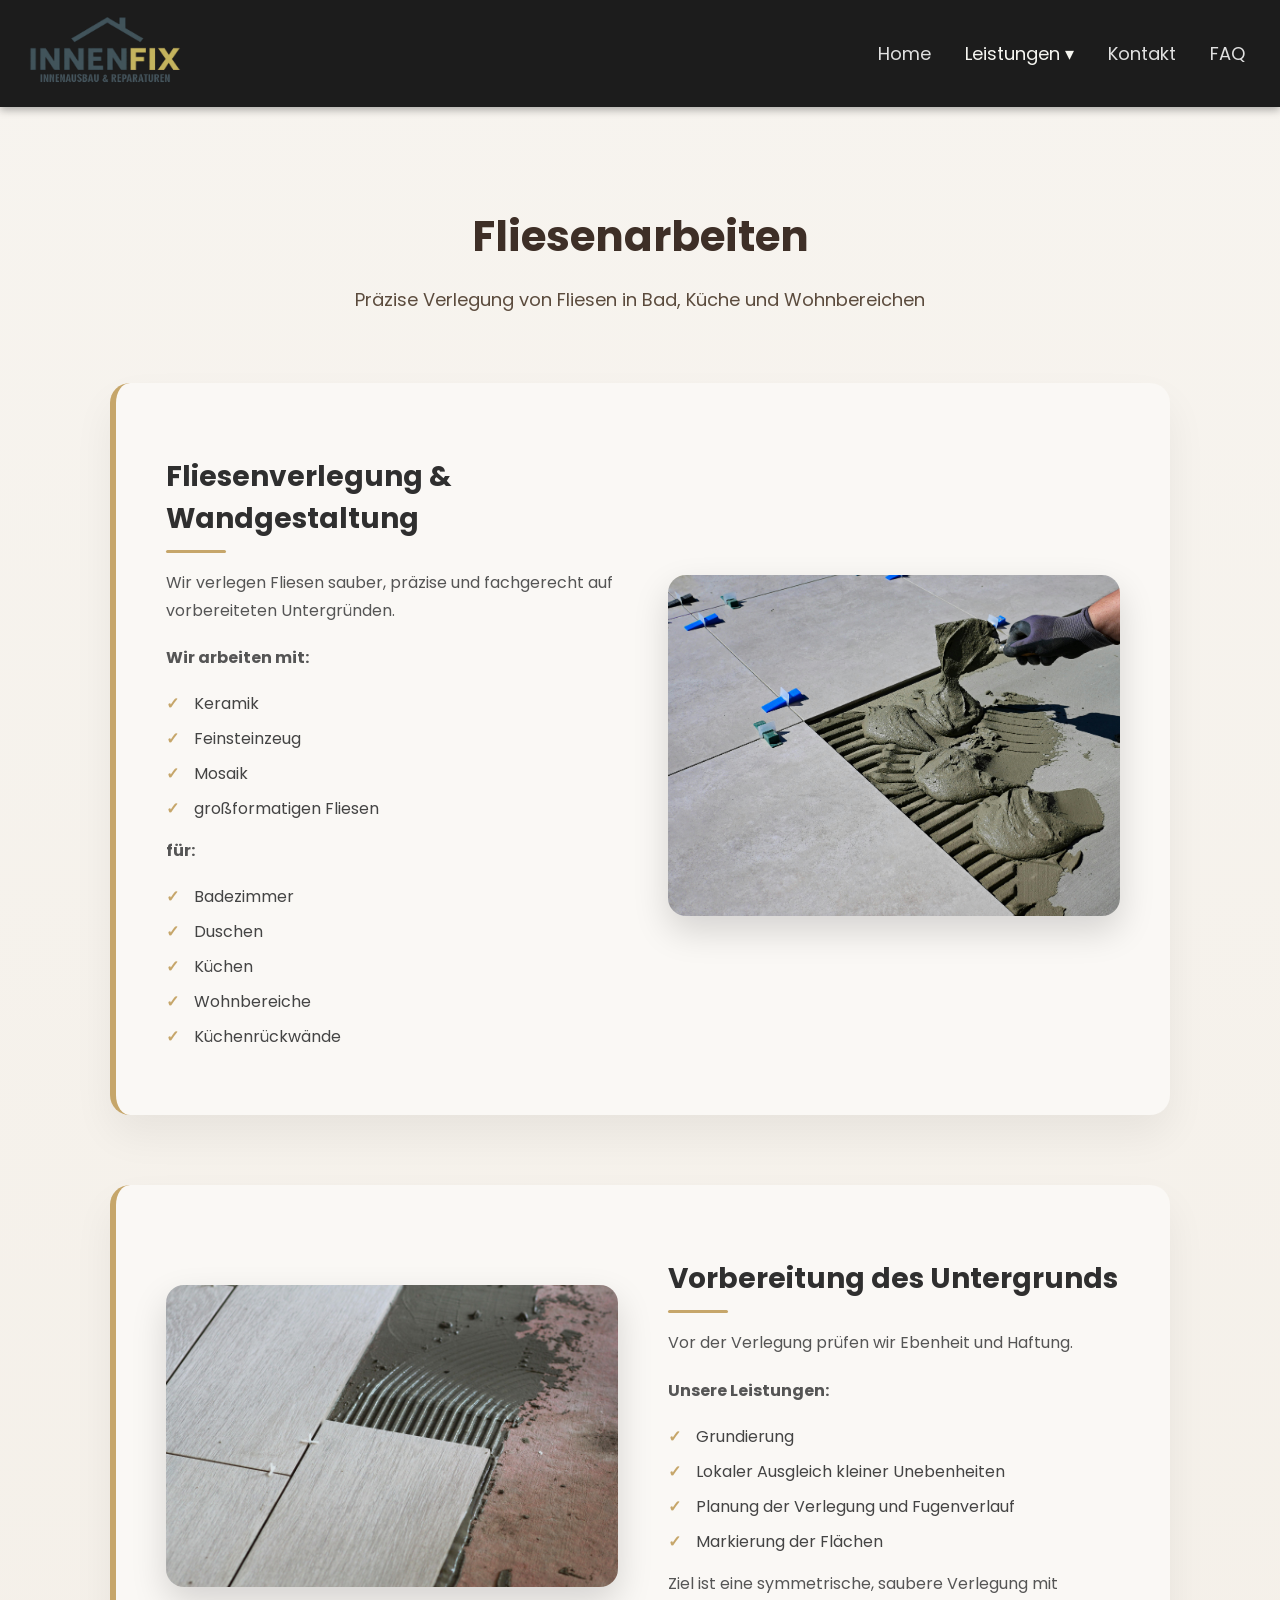
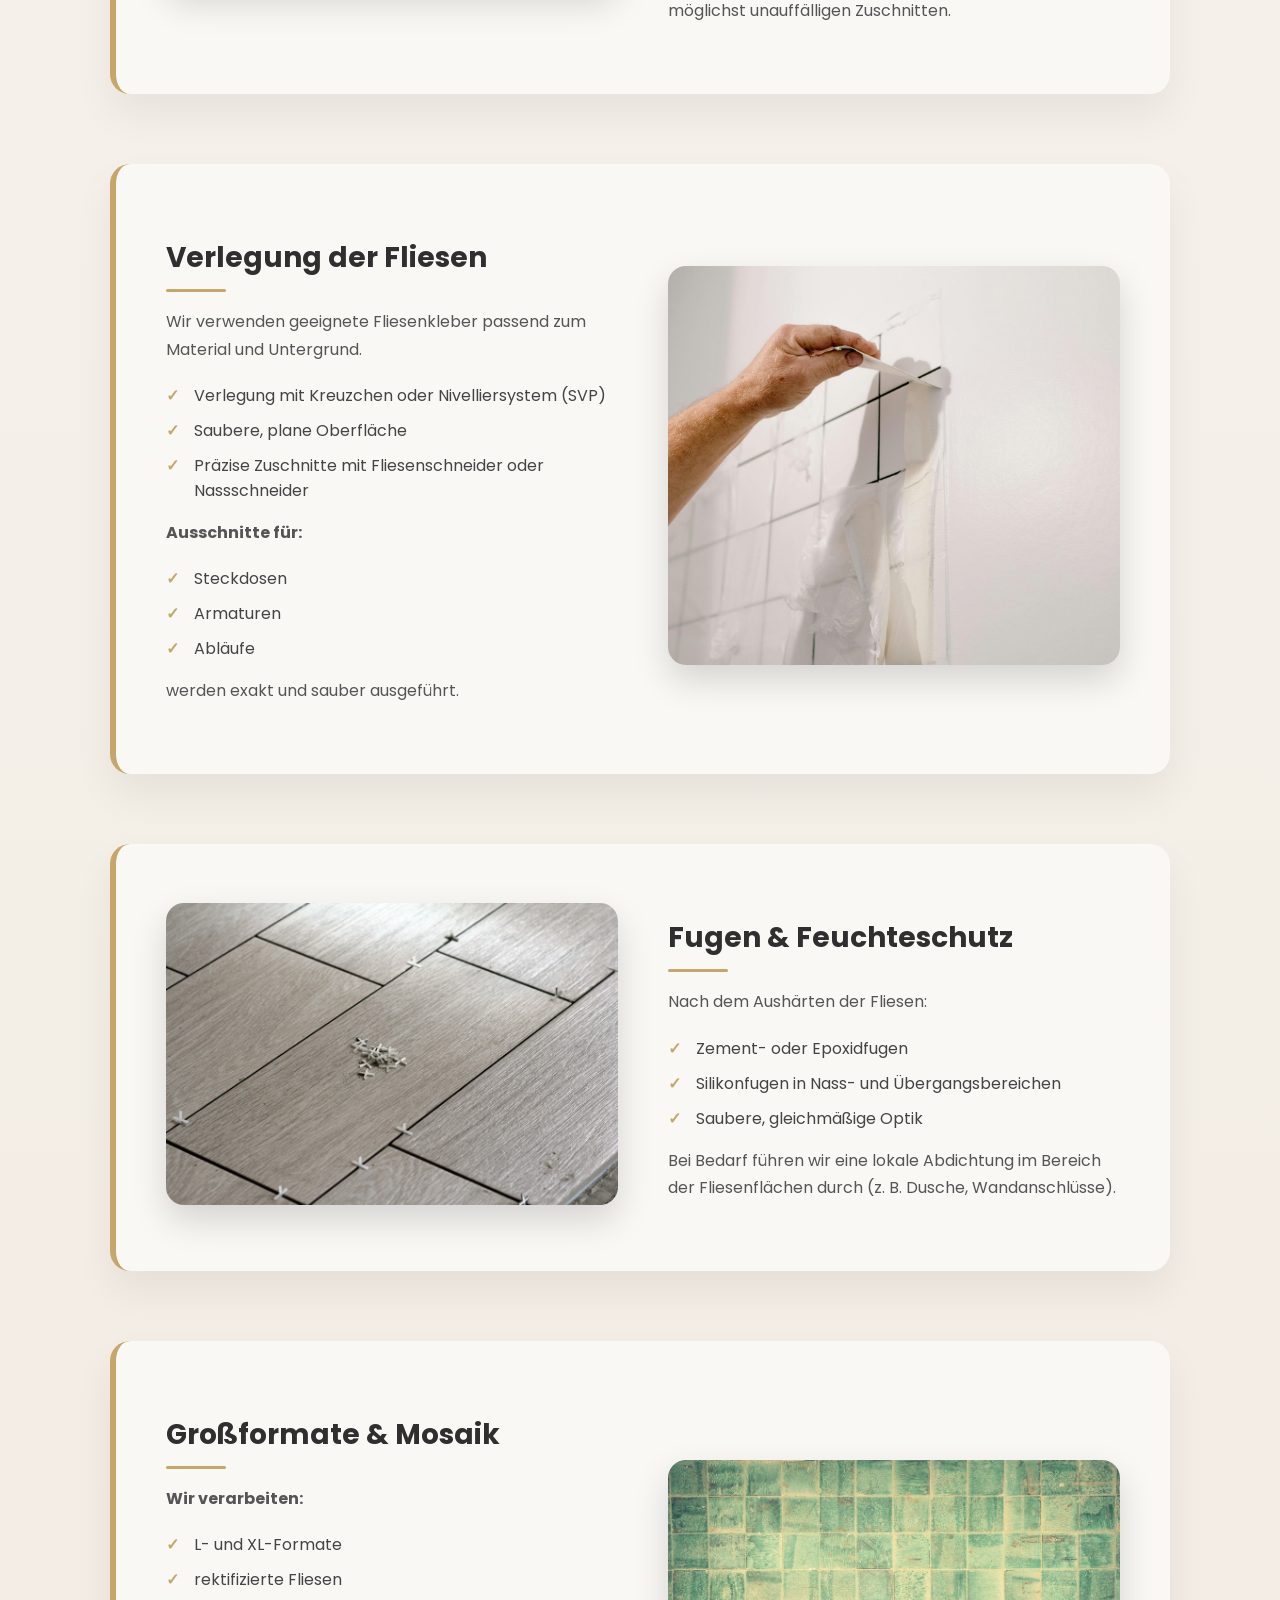
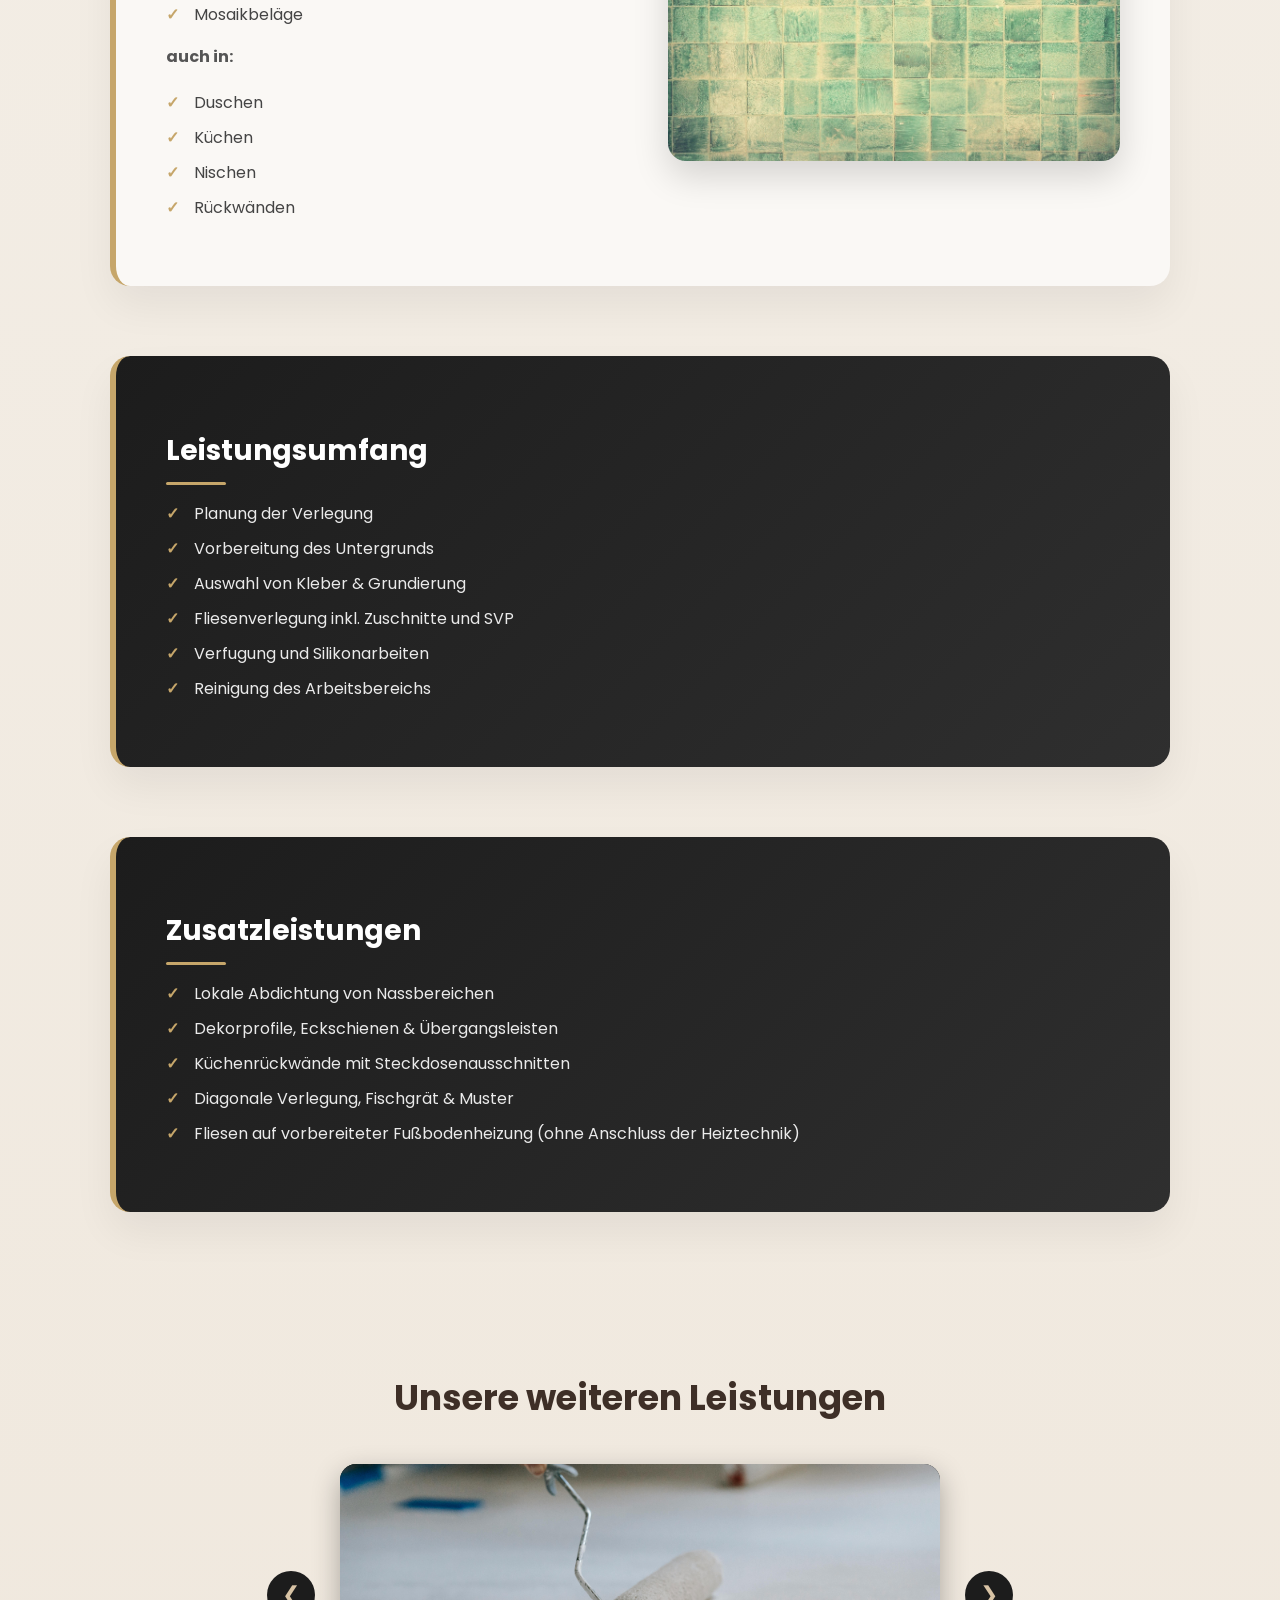
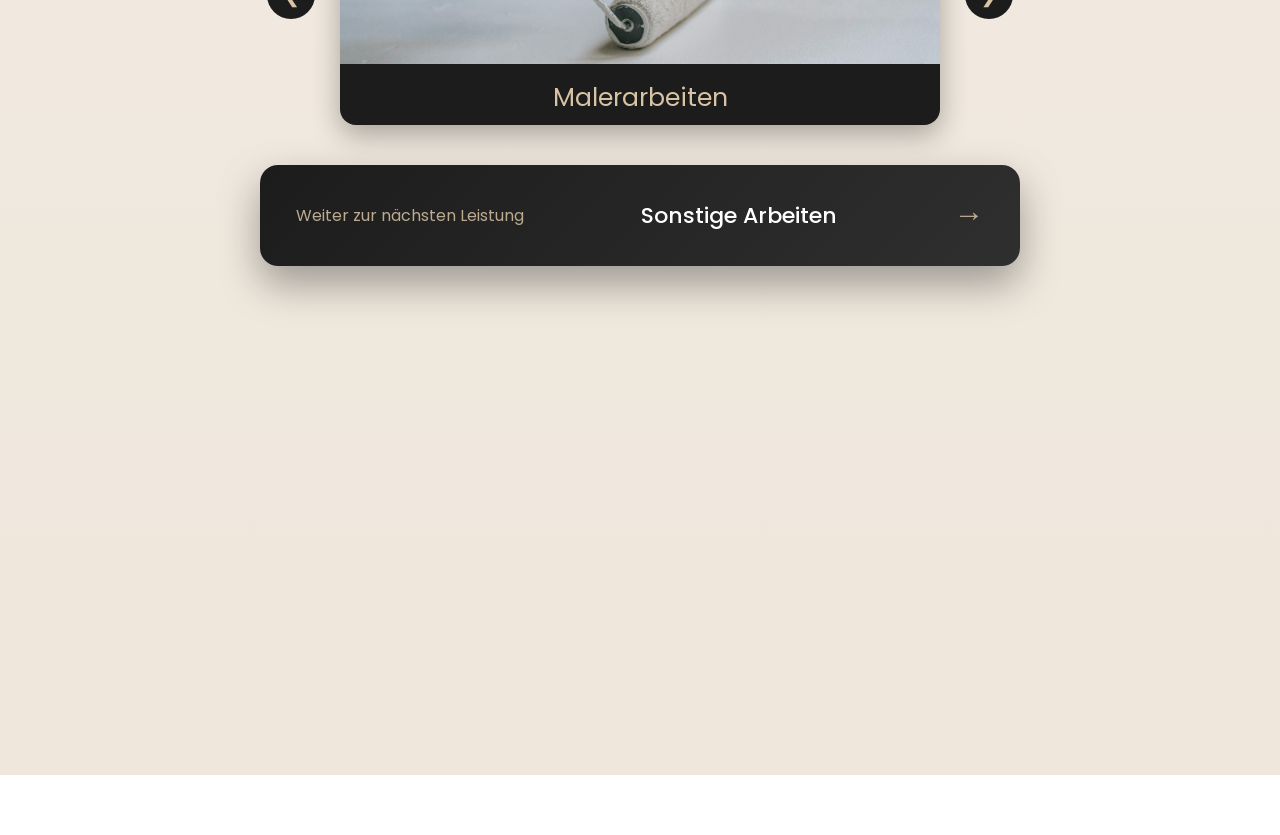
<file: fliesenarbeiten.html>
<!DOCTYPE html>
<html lang="de">
<head>
  <meta charset="UTF-8">
  <meta name="viewport" content="width=device-width, initial-scale=1.0">
  <title>Fliesenarbeiten in Lübeck | Innen Fix</title>
  <meta name="description" content="Professionelle Fliesenarbeiten in Lübeck und Schleswig-Holstein. Verlegung von Keramik, Feinsteinzeug und Mosaik in Bad, Küche und Wohnräumen – sauber und präzise von Innen Fix.">
  <link rel="stylesheet" href="style.css">
  <link href="https://fonts.googleapis.com/css2?family=Poppins:ital,wght@0,400;0,500;1,400&display=swap" rel="stylesheet">
</head>

<body>
  <header>
    <a href="index.html#home" class="logo"><img src="logo.png" width="170" height="80"></a>
    <nav>
      <a href="index.html#home">Home</a>

      <div class="dropdown">
        <a href="index.html#services" class="dropbtn">Leistungen ▾</a>
        <div class="dropdown-content">
          <a href="malerarbeiten.html">Malerarbeiten</a>
          <a href="gipskarton.html">Montage von Gipskarton und abgehängten Decken</a>
          <a href="bodenverlegung.html">Bodenverlegung</a>
          <a href="sockelleisten.html">Montage von Sockelleisten, Türen und Fenstern</a>
          <a href="mobelmontage.html">Möbelmontage</a>
          <a href="sanitararbeiten.html">Sanitärarbeiten</a>
          <a href="fliesenarbeiten.html">Fliesenarbeiten</a>
          <a href="sonstiges.html">Sonstiges</a>
        </div>
      </div>

      <a href="index.html#contact">Kontakt</a>
      <a href="index.html#faq">FAQ</a>
    </nav>
  </header>
  
<main class="service-page">

  <div class="service-title">
    <h1>Fliesenarbeiten</h1>
    <p>Präzise Verlegung von Fliesen in Bad, Küche und Wohnbereichen</p>
  </div>

  <section class="service-section">
    <div class="service-text">
      <h2>Fliesenverlegung & Wandgestaltung</h2>
      <p>Wir verlegen Fliesen sauber, präzise und fachgerecht auf vorbereiteten Untergründen.</p>

      <p><strong>Wir arbeiten mit:</strong></p>
      <ul>
        <li>Keramik</li>
        <li>Feinsteinzeug</li>
        <li>Mosaik</li>
        <li>großformatigen Fliesen</li>
      </ul>

      <p><strong>für:</strong></p>
      <ul>
        <li>Badezimmer</li>
        <li>Duschen</li>
        <li>Küchen</li>
        <li>Wohnbereiche</li>
        <li>Küchenrückwände</li>
      </ul>
    </div>

    <div class="service-image">
      <img src="Fliesenverlegung.jpg" alt="Fliesenverlegung">
    </div>
  </section>

  <section class="service-section reverse">
    <div class="service-text">
      <h2>Vorbereitung des Untergrunds</h2>
      <p>Vor der Verlegung prüfen wir Ebenheit und Haftung.</p>

      <p><strong>Unsere Leistungen:</strong></p>
      <ul>
        <li>Grundierung</li>
        <li>Lokaler Ausgleich kleiner Unebenheiten</li>
        <li>Planung der Verlegung und Fugenverlauf</li>
        <li>Markierung der Flächen</li>
      </ul>

      <p>Ziel ist eine symmetrische, saubere Verlegung mit möglichst unauffälligen Zuschnitten.</p>
    </div>

    <div class="service-image">
      <img src="Untergrunds.jpg" alt="Vorbereitung des Untergrunds">
    </div>
  </section>

  <section class="service-section">
    <div class="service-text">
      <h2>Verlegung der Fliesen</h2>
      <p>Wir verwenden geeignete Fliesenkleber passend zum Material und Untergrund.</p>

      <ul>
        <li>Verlegung mit Kreuzchen oder Nivelliersystem (SVP)</li>
        <li>Saubere, plane Oberfläche</li>
        <li>Präzise Zuschnitte mit Fliesenschneider oder Nassschneider</li>
      </ul>

      <p><strong>Ausschnitte für:</strong></p>
      <ul>
        <li>Steckdosen</li>
        <li>Armaturen</li>
        <li>Abläufe</li>
      </ul>

      <p>werden exakt und sauber ausgeführt.</p>
    </div>

    <div class="service-image">
      <img src="Fliesen.jpg" alt="Fliesen verlegen">
    </div>
  </section>

  <section class="service-section reverse">
    <div class="service-text">
      <h2>Fugen & Feuchteschutz</h2>
      <p>Nach dem Aushärten der Fliesen:</p>

      <ul>
        <li>Zement- oder Epoxidfugen</li>
        <li>Silikonfugen in Nass- und Übergangsbereichen</li>
        <li>Saubere, gleichmäßige Optik</li>
      </ul>

      <p>Bei Bedarf führen wir eine lokale Abdichtung im Bereich der Fliesenflächen durch (z. B. Dusche, Wandanschlüsse).</p>
    </div>

    <div class="service-image">
      <img src="Fugen.jpg" alt="Fugenarbeiten">
    </div>
  </section>

  <section class="service-section">
    <div class="service-text">
      <h2>Großformate & Mosaik</h2>

      <p><strong>Wir verarbeiten:</strong></p>
      <ul>
        <li>L- und XL-Formate</li>
        <li>rektifizierte Fliesen</li>
        <li>Mosaikbeläge</li>
      </ul>

      <p><strong>auch in:</strong></p>
      <ul>
        <li>Duschen</li>
        <li>Küchen</li>
        <li>Nischen</li>
        <li>Rückwänden</li>
      </ul>
    </div>

    <div class="service-image">
      <img src="Mosaik.jpg" alt="Mosaik und Großformate">
    </div>
  </section>

  <section class="service-section service-included">
    <div class="service-text">
      <h2>Leistungsumfang</h2>
      <ul>
        <li>Planung der Verlegung</li>
        <li>Vorbereitung des Untergrunds</li>
        <li>Auswahl von Kleber & Grundierung</li>
        <li>Fliesenverlegung inkl. Zuschnitte und SVP</li>
        <li>Verfugung und Silikonarbeiten</li>
        <li>Reinigung des Arbeitsbereichs</li>
      </ul>
    </div>
  </section>

  <section class="service-section service-included">
    <div class="service-text">
      <h2>Zusatzleistungen</h2>
      <ul>
        <li>Lokale Abdichtung von Nassbereichen</li>
        <li>Dekorprofile, Eckschienen & Übergangsleisten</li>
        <li>Küchenrückwände mit Steckdosenausschnitten</li>
        <li>Diagonale Verlegung, Fischgrät & Muster</li>
        <li>Fliesen auf vorbereiteter Fußbodenheizung (ohne Anschluss der Heiztechnik)</li>
      </ul>
    </div>
  </section>

<section class="services-slider">
  <div class="services-slider-inner">
    <h2>Unsere weiteren Leistungen</h2>

    <div class="slider-wrapper">
      <button class="slider-btn prev">&#10094;</button>

      <a href="fliesenarbeiten.html" class="slider-card" id="sliderLink">
        <img id="sliderImage">
        <span id="sliderTitle"></span>
      </a>

      <button class="slider-btn next">&#10095;</button>
    </div>
  </div>
</section>

<section class="next-service">
  <a href="sonstiges.html" class="next-service-btn">
    <span>Weiter zur nächsten Leistung</span>
    <strong>Sonstige Arbeiten</strong>
    <span class="arrow">→</span>
  </a>
</section>

</main>

<footer class="footer">
  <div class="footer-container">
    
    <div class="footer-col logo-col">
      <img src="logo.png" class="footer-logo">
      <p>© 2025 INNEN FIX</p>
    </div>

    <div class="footer-col">
      <h3>Kontakt</h3>
      <hr>
      <p>📧 <a href="mailto:info@innen-fix.de">info@innen-fix.de</a></p>
      <p>📞 <a href="tel:015231479708">0152 31479708</a></p>
    </div>

    <div class="footer-col">
      <h3>Telefonzeiten</h3>
      <hr>
      <p>MO–FR: 8:00–18:00</p>
      <p>SA: 9:00–15:00</p>
    </div>

    <div class="footer-col">
      <h3>Links</h3>
      <hr>
      <ul>
        <li><a href="index.html#home">Home</a></li>
        <li><a href="index.html#services">Leistungen</a></li>
        <li><a href="index.html#contact">Kontakt</a></li>
        <li><a href="index.html#faq">FAQ</a></li>
      </ul>
    </div>

    <div class="footer-col">
      <h3>Rechtliches</h3>
      <hr>
      <ul>
        <li><a href="impressum.html">Impressum</a></li>
        <li><a href="privacy.html">Datenschutzerklärung</a></li>
        <li><a href="barrierefreiheit.html">Barrierefreiheitserklärung</a></li>
      </ul>
    </div>
  </div>
</footer>

<button id="scrollToTop" title="Nach oben" aria-label="Nach oben">▲</button>
<script src="script.js"></script>
</body>
</html>
</file>
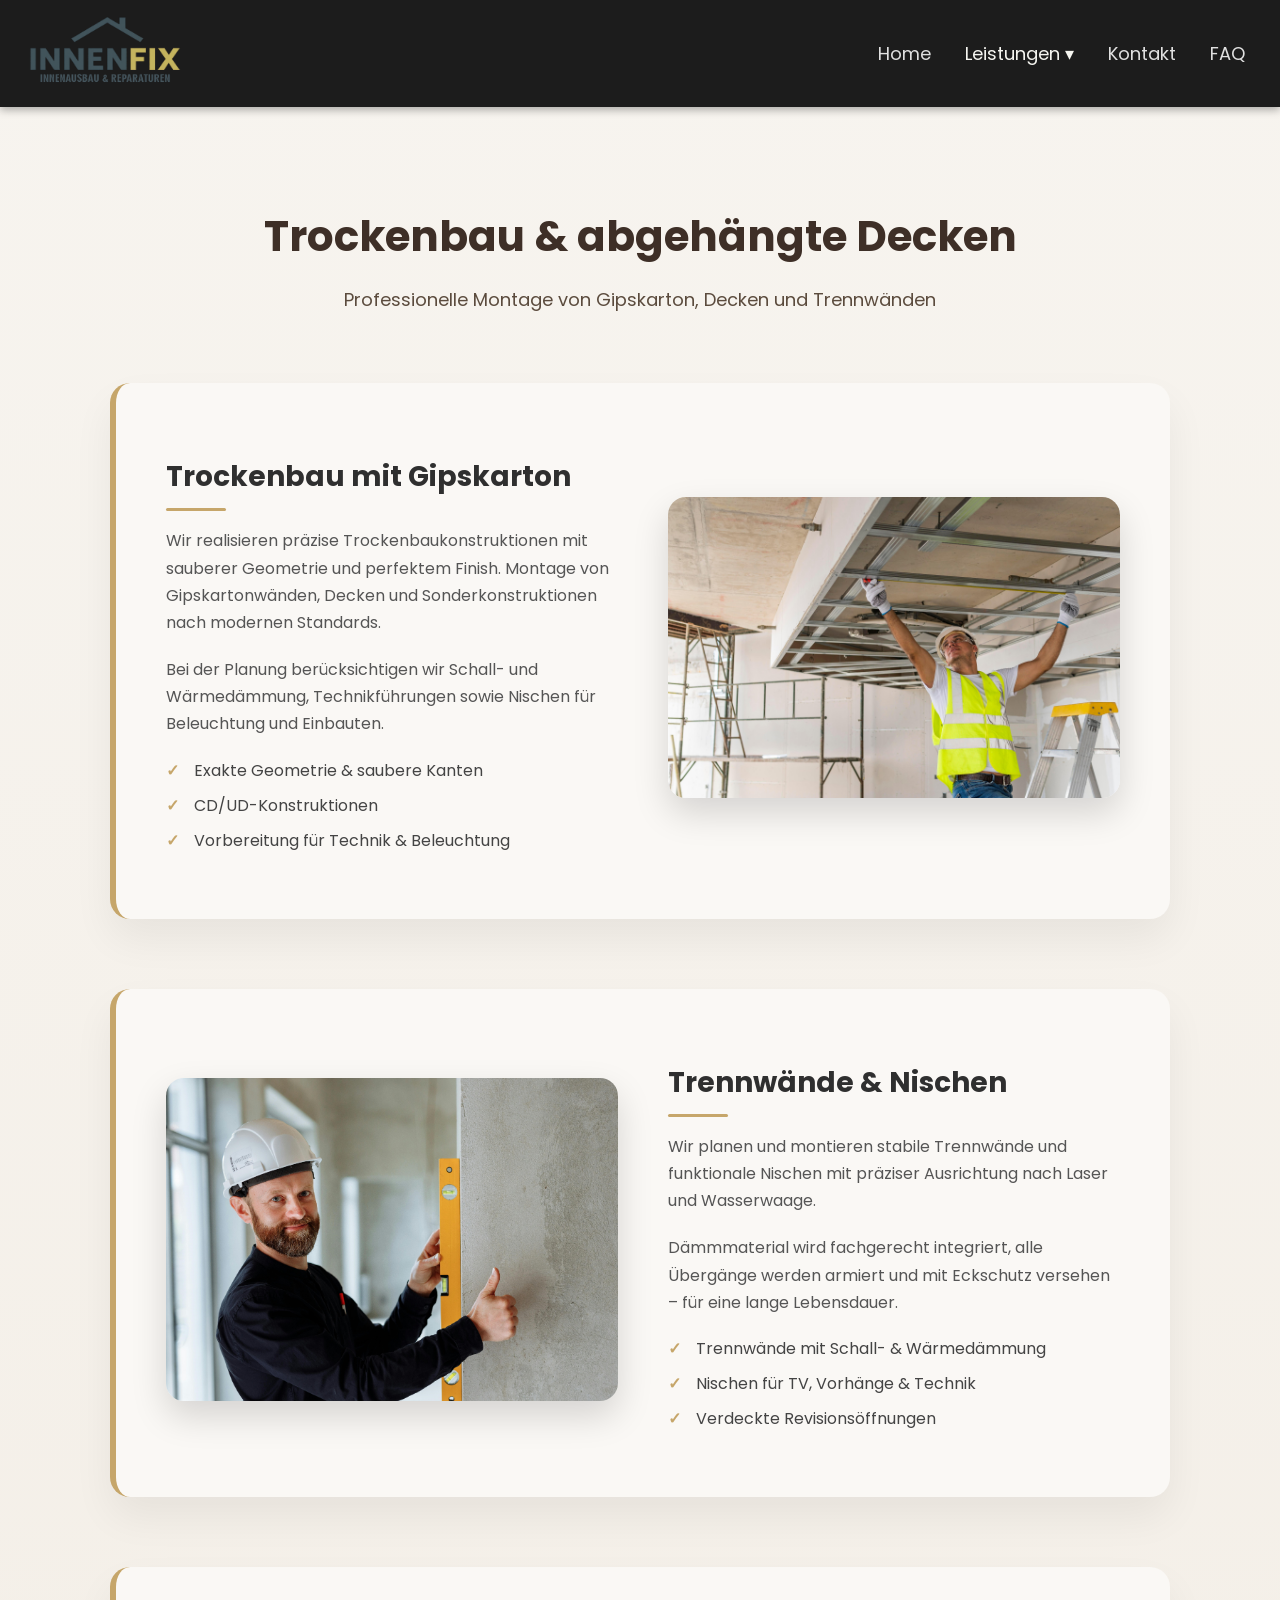
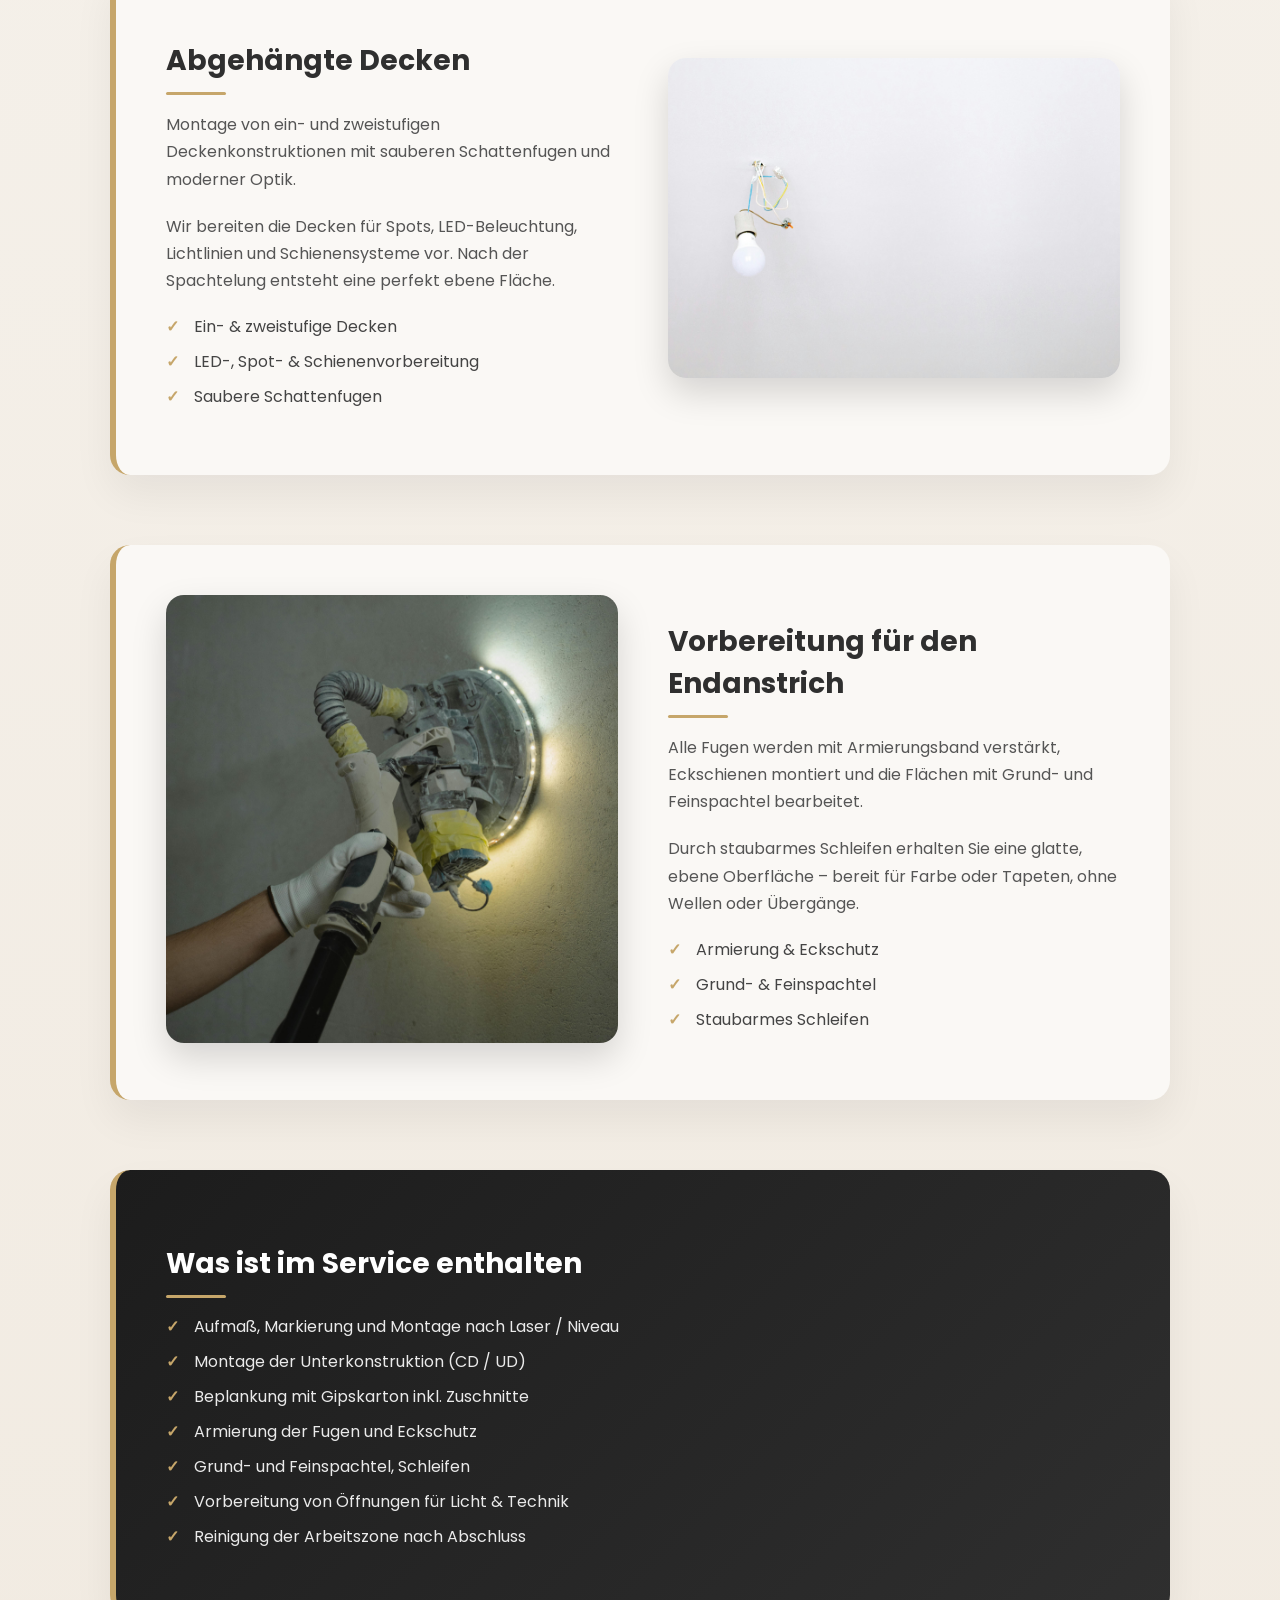
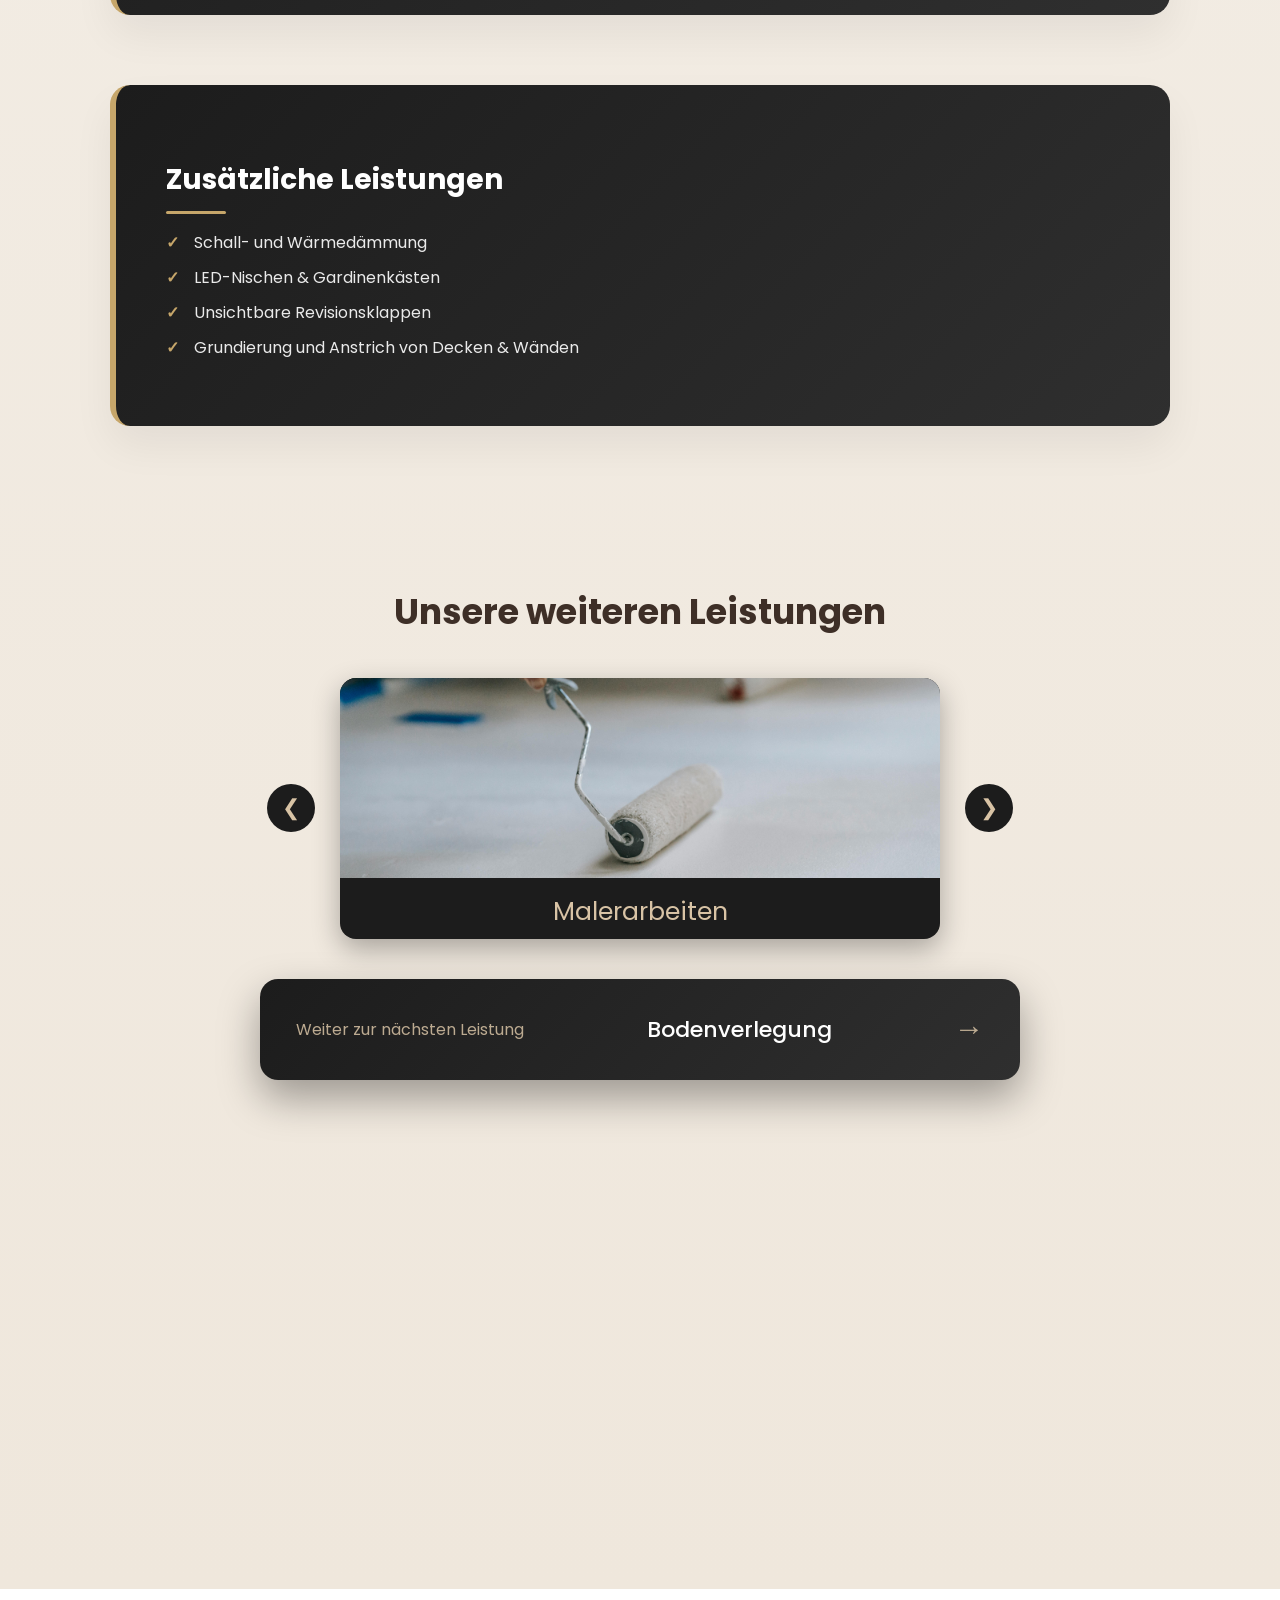
<file: gipskarton.html>
<!DOCTYPE html>
<html lang="de">
<head>
  <meta charset="UTF-8">
  <meta name="viewport" content="width=device-width, initial-scale=1.0">
  <title>Trockenbau in Lübeck | Innen Fix</title>
  <meta name="description" content="Innen Fix bietet professionelle Trockenbauarbeiten – Gipskartonwände, Decken und Raumaufteilungen in Lübeck und Schleswig-Holstein.">
  <link rel="stylesheet" href="style.css">
  <link href="https://fonts.googleapis.com/css2?family=Poppins:ital,wght@0,400;0,500;1,400&display=swap" rel="stylesheet">
</head>

<body>
  <header>
    <a href="index.html#home" class="logo"><img src="logo.png" width="170" height="80"></a>
    <nav>
      <a href="index.html#home">Home</a>

      <div class="dropdown">
        <a href="index.html#services" class="dropbtn">Leistungen ▾</a>
        <div class="dropdown-content">
          <a href="malerarbeiten.html">Malerarbeiten</a>
          <a href="gipskarton.html">Montage von Gipskarton und abgehängten Decken</a>
          <a href="bodenverlegung.html">Bodenverlegung</a>
          <a href="sockelleisten.html">Montage von Sockelleisten, Türen und Fenstern</a>
          <a href="mobelmontage.html">Möbelmontage</a>
          <a href="sanitararbeiten.html">Sanitärarbeiten</a>
          <a href="fliesenarbeiten.html">Fliesenarbeiten</a>
          <a href="sonstiges.html">Sonstiges</a>
        </div>
      </div>

      <a href="index.html#contact">Kontakt</a>
      <a href="index.html#faq">FAQ</a>
    </nav>
  </header>
  
<main class="service-page">

  <div class="service-title">
    <h1>Trockenbau & abgehängte Decken</h1>
    <p>Professionelle Montage von Gipskarton, Decken und Trennwänden</p>
  </div>

  <section class="service-section">
    <div class="service-text">
      <h2>Trockenbau mit Gipskarton</h2>
      <p>
        Wir realisieren präzise Trockenbaukonstruktionen mit sauberer Geometrie
        und perfektem Finish. Montage von Gipskartonwänden, Decken und
        Sonderkonstruktionen nach modernen Standards.
      </p>
      <p>
        Bei der Planung berücksichtigen wir Schall- und Wärmedämmung,
        Technikführungen sowie Nischen für Beleuchtung und Einbauten.
      </p>
      <ul>
        <li>Exakte Geometrie & saubere Kanten</li>
        <li>CD/UD-Konstruktionen</li>
        <li>Vorbereitung für Technik & Beleuchtung</li>
      </ul>
    </div>

    <div class="service-image">
      <img src="trockenbau.jpg">
    </div>
  </section>

  <section class="service-section reverse">
    <div class="service-text">
      <h2>Trennwände & Nischen</h2>
      <p>
        Wir planen und montieren stabile Trennwände und funktionale Nischen
        mit präziser Ausrichtung nach Laser und Wasserwaage.
      </p>
      <p>
        Dämmmaterial wird fachgerecht integriert, alle Übergänge werden
        armiert und mit Eckschutz versehen – für eine lange Lebensdauer.
      </p>
      <ul>
        <li>Trennwände mit Schall- & Wärmedämmung</li>
        <li>Nischen für TV, Vorhänge & Technik</li>
        <li>Verdeckte Revisionsöffnungen</li>
      </ul>
    </div>

    <div class="service-image">
      <img src="nischen.jpg">
    </div>
  </section>

  <section class="service-section">
    <div class="service-text">
      <h2>Abgehängte Decken</h2>
      <p>
        Montage von ein- und zweistufigen Deckenkonstruktionen mit sauberen
        Schattenfugen und moderner Optik.
      </p>
      <p>
        Wir bereiten die Decken für Spots, LED-Beleuchtung, Lichtlinien
        und Schienensysteme vor. Nach der Spachtelung entsteht eine
        perfekt ebene Fläche.
      </p>
      <ul>
        <li>Ein- & zweistufige Decken</li>
        <li>LED-, Spot- & Schienenvorbereitung</li>
        <li>Saubere Schattenfugen</li>
      </ul>
    </div>

    <div class="service-image">
      <img src="decken.jpg">
    </div>
  </section>

  <section class="service-section reverse">
    <div class="service-text">
      <h2>Vorbereitung für den Endanstrich</h2>
      <p>
        Alle Fugen werden mit Armierungsband verstärkt, Eckschienen montiert
        und die Flächen mit Grund- und Feinspachtel bearbeitet.
      </p>
      <p>
        Durch staubarmes Schleifen erhalten Sie eine glatte, ebene Oberfläche –
        bereit für Farbe oder Tapeten, ohne Wellen oder Übergänge.
      </p>
      <ul>
        <li>Armierung & Eckschutz</li>
        <li>Grund- & Feinspachtel</li>
        <li>Staubarmes Schleifen</li>
      </ul>
    </div>

    <div class="service-image">
      <img src="endanstrich.jpg">
    </div>
  </section>

  <section class="service-section service-included">
    <div class="service-text">
      <h2>Was ist im Service enthalten</h2>
      <ul>
        <li>Aufmaß, Markierung und Montage nach Laser / Niveau</li>
        <li>Montage der Unterkonstruktion (CD / UD)</li>
        <li>Beplankung mit Gipskarton inkl. Zuschnitte</li>
        <li>Armierung der Fugen und Eckschutz</li>
        <li>Grund- und Feinspachtel, Schleifen</li>
        <li>Vorbereitung von Öffnungen für Licht & Technik</li>
        <li>Reinigung der Arbeitszone nach Abschluss</li>
      </ul>
    </div>
  </section>

  <section class="service-section service-included">
    <div class="service-text">
      <h2>Zusätzliche Leistungen</h2>
      <ul>
        <li>Schall- und Wärmedämmung</li>
        <li>LED-Nischen & Gardinenkästen</li>
        <li>Unsichtbare Revisionsklappen</li>
        <li>Grundierung und Anstrich von Decken & Wänden</li>
      </ul>
    </div>
  </section>

<section class="services-slider">
  <div class="services-slider-inner">
    <h2>Unsere weiteren Leistungen</h2>

    <div class="slider-wrapper">
      <button class="slider-btn prev">&#10094;</button>

      <a href="gipskarton.html" class="slider-card" id="sliderLink">
        <img id="sliderImage">
        <span id="sliderTitle"></span>
      </a>

      <button class="slider-btn next">&#10095;</button>
    </div>
  </div>
</section>

<section class="next-service">
  <a href="bodenverlegung.html" class="next-service-btn">
    <span>Weiter zur nächsten Leistung</span>
    <strong>Bodenverlegung</strong>
    <span class="arrow">→</span>
  </a>
</section>

</main>

<footer class="footer">
  <div class="footer-container">
    
    <div class="footer-col logo-col">
      <img src="logo.png" class="footer-logo">
      <p>© 2025 INNEN FIX</p>
    </div>

    <div class="footer-col">
      <h3>Kontakt</h3>
      <hr>
      <p>📧 <a href="mailto:info@innen-fix.de">info@innen-fix.de</a></p>
      <p>📞 <a href="tel:015231479708">0152 31479708</a></p>
    </div>

    <div class="footer-col">
      <h3>Telefonzeiten</h3>
      <hr>
      <p>MO–FR: 8:00–18:00</p>
      <p>SA: 9:00–15:00</p>
    </div>

    <div class="footer-col">
      <h3>Links</h3>
      <hr>
      <ul>
        <li><a href="index.html#home">Home</a></li>
        <li><a href="index.html#services">Leistungen</a></li>
        <li><a href="index.html#contact">Kontakt</a></li>
        <li><a href="index.html#faq">FAQ</a></li>
      </ul>
    </div>

    <div class="footer-col">
      <h3>Rechtliches</h3>
      <hr>
      <ul>
        <li><a href="impressum.html">Impressum</a></li>
        <li><a href="privacy.html">Datenschutzerklärung</a></li>
        <li><a href="barrierefreiheit.html">Barrierefreiheitserklärung</a></li>
      </ul>
    </div>
  </div>
</footer>

<button id="scrollToTop" title="Nach oben" aria-label="Nach oben">▲</button>
<script src="script.js"></script>
</body>
</html>
</file>
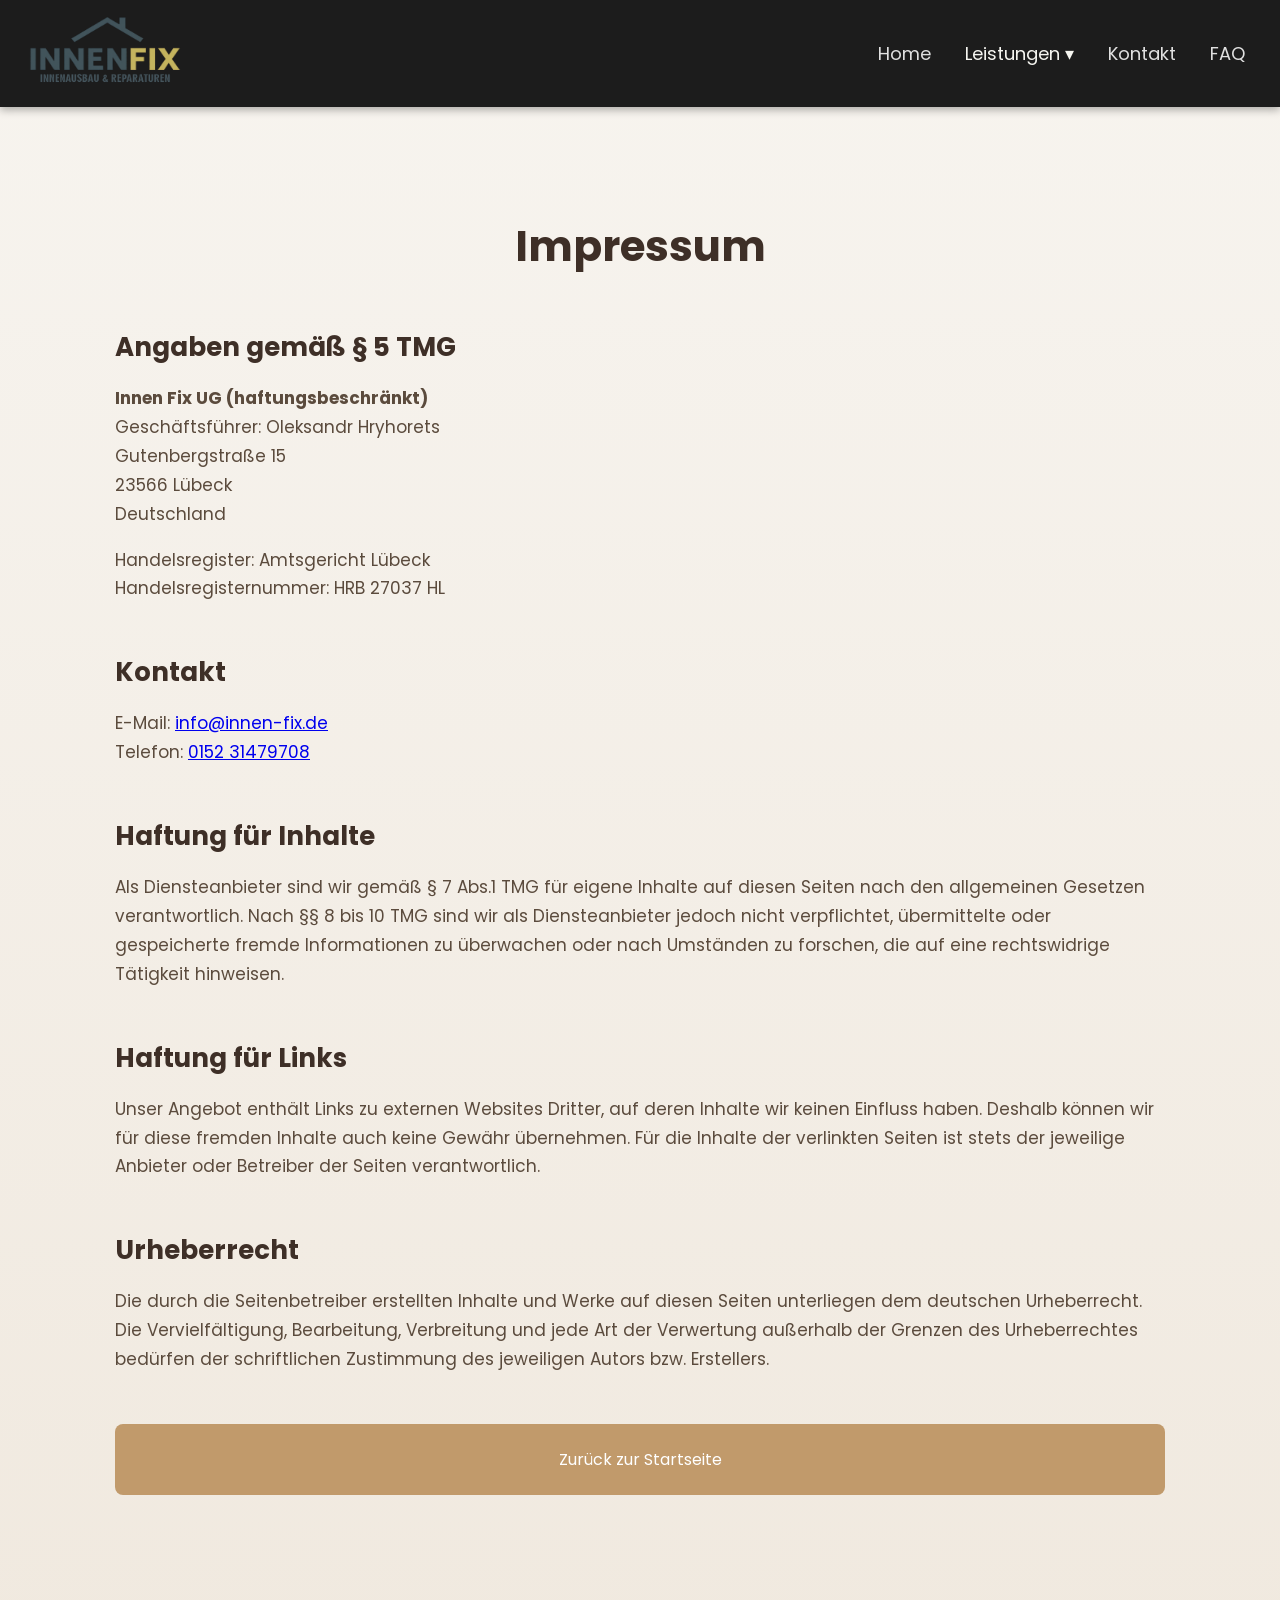
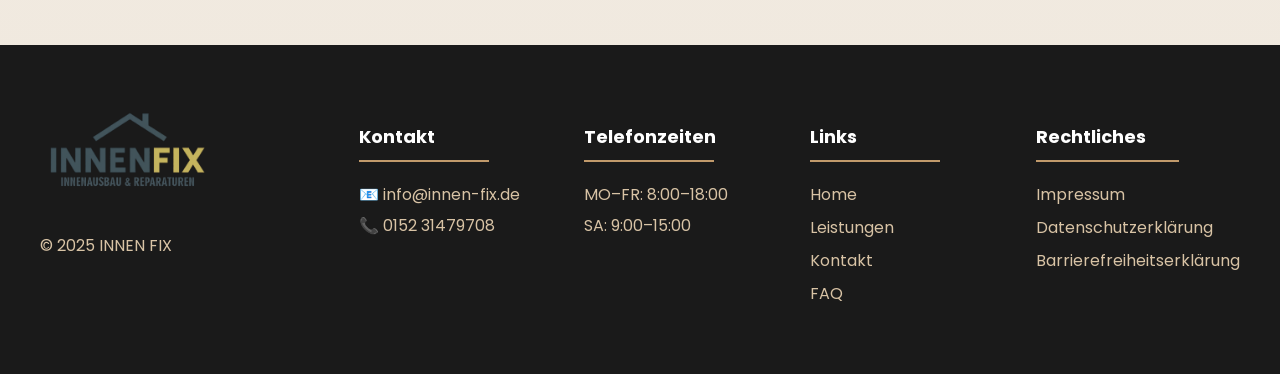
<file: impressum.html>
<!DOCTYPE html>
<html lang="de">
<head>
  <meta charset="UTF-8">
  <meta name="viewport" content="width=device-width, initial-scale=1.0">
  <title>Impressum | Innen Fix Lübeck</title>
  <meta name="description" content="Impressum der Innen Fix UG (haftungsbeschränkt). Angaben gemäß §5 TMG.">
  <link rel="stylesheet" href="style.css">
  <link href="https://fonts.googleapis.com/css2?family=Poppins:ital,wght@0,400;0,500;1,400&display=swap" rel="stylesheet">
</head>

<body>
  <header>
    <a href="index.html#home" class="logo"><img src="logo.png" width="170" height="80"></a>
    <nav>
      <a href="index.html#home">Home</a>

      <div class="dropdown">
        <a href="index.html#services" class="dropbtn">Leistungen ▾</a>
        <div class="dropdown-content">
          <a href="malerarbeiten.html">Malerarbeiten</a>
          <a href="gipskarton.html">Montage von Gipskarton und abgehängten Decken</a>
          <a href="bodenverlegung.html">Bodenverlegung</a>
          <a href="sockelleisten.html">Montage von Sockelleisten, Türen und Fenstern</a>
          <a href="mobelmontage.html">Möbelmontage</a>
          <a href="sanitararbeiten.html">Sanitärarbeiten</a>
          <a href="fliesenarbeiten.html">Fliesenarbeiten</a>
          <a href="sonstiges.html">Sonstiges</a>
        </div>
      </div>

      <a href="index.html#contact">Kontakt</a>
      <a href="index.html#faq">FAQ</a>
    </nav>
  </header>

<main class="privacy-container">

  <h1>Impressum</h1>

  <h2>Angaben gemäß § 5 TMG</h2>
  <p>
    <strong>Innen Fix UG (haftungsbeschränkt)</strong><br>
    Geschäftsführer: Oleksandr Hryhorets<br>
    Gutenbergstraße 15<br>
    23566 Lübeck<br>
    Deutschland
  </p>

  <p>
    Handelsregister: Amtsgericht Lübeck<br>
    Handelsregisternummer: HRB 27037 HL
  </p>

  <h2>Kontakt</h2>
  <p>
    E-Mail: <a href="mailto:info@innen-fix.de">info@innen-fix.de</a><br>
    Telefon: <a href="tel:015231479708">0152 31479708</a>
  </p>

  <h2>Haftung für Inhalte</h2>
  <p>
    Als Diensteanbieter sind wir gemäß § 7 Abs.1 TMG für eigene Inhalte auf diesen Seiten
    nach den allgemeinen Gesetzen verantwortlich. Nach §§ 8 bis 10 TMG sind wir als
    Diensteanbieter jedoch nicht verpflichtet, übermittelte oder gespeicherte fremde
    Informationen zu überwachen oder nach Umständen zu forschen, die auf eine rechtswidrige
    Tätigkeit hinweisen.
  </p>

  <h2>Haftung für Links</h2>
  <p>
    Unser Angebot enthält Links zu externen Websites Dritter, auf deren Inhalte wir keinen
    Einfluss haben. Deshalb können wir für diese fremden Inhalte auch keine Gewähr übernehmen.
    Für die Inhalte der verlinkten Seiten ist stets der jeweilige Anbieter oder Betreiber
    der Seiten verantwortlich.
  </p>

  <h2>Urheberrecht</h2>
  <p>
    Die durch die Seitenbetreiber erstellten Inhalte und Werke auf diesen Seiten unterliegen
    dem deutschen Urheberrecht. Die Vervielfältigung, Bearbeitung, Verbreitung und jede Art
    der Verwertung außerhalb der Grenzen des Urheberrechtes bedürfen der schriftlichen
    Zustimmung des jeweiligen Autors bzw. Erstellers.
  </p>

  <a href="index.html" class="back-btn">Zurück zur Startseite</a>

</main>

<footer class="footer">
  <div class="footer-container">

    <div class="footer-col logo-col">
      <img src="logo.png" class="footer-logo" alt="Innen Fix">
      <p>© 2025 INNEN FIX</p>
    </div>

    <div class="footer-col">
      <h3>Kontakt</h3>
      <hr>
      <p>📧 <a href="mailto:info@innen-fix.de">info@innen-fix.de</a></p>
      <p>📞 <a href="tel:015231479708">0152 31479708</a></p>
    </div>

    <div class="footer-col">
      <h3>Telefonzeiten</h3>
      <hr>
      <p>MO–FR: 8:00–18:00</p>
      <p>SA: 9:00–15:00</p>
    </div>

    <div class="footer-col">
      <h3>Links</h3>
      <hr>
      <ul>
        <li><a href="index.html#home">Home</a></li>
        <li><a href="index.html#services">Leistungen</a></li>
        <li><a href="index.html#contact">Kontakt</a></li>
        <li><a href="index.html#faq">FAQ</a></li>
      </ul>
    </div>

    <div class="footer-col">
      <h3>Rechtliches</h3>
      <hr>
      <ul>
        <li><a href="impressum.html">Impressum</a></li>
        <li><a href="privacy.html">Datenschutzerklärung</a></li>
        <li><a href="barrierefreiheit.html">Barrierefreiheitserklärung</a></li>
      </ul>
    </div>

  </div>
</footer>

<button id="scrollToTop" title="Nach oben" aria-label="Nach oben">▲</button>
<script src="script.js"></script>

</body>
</html>
</file>
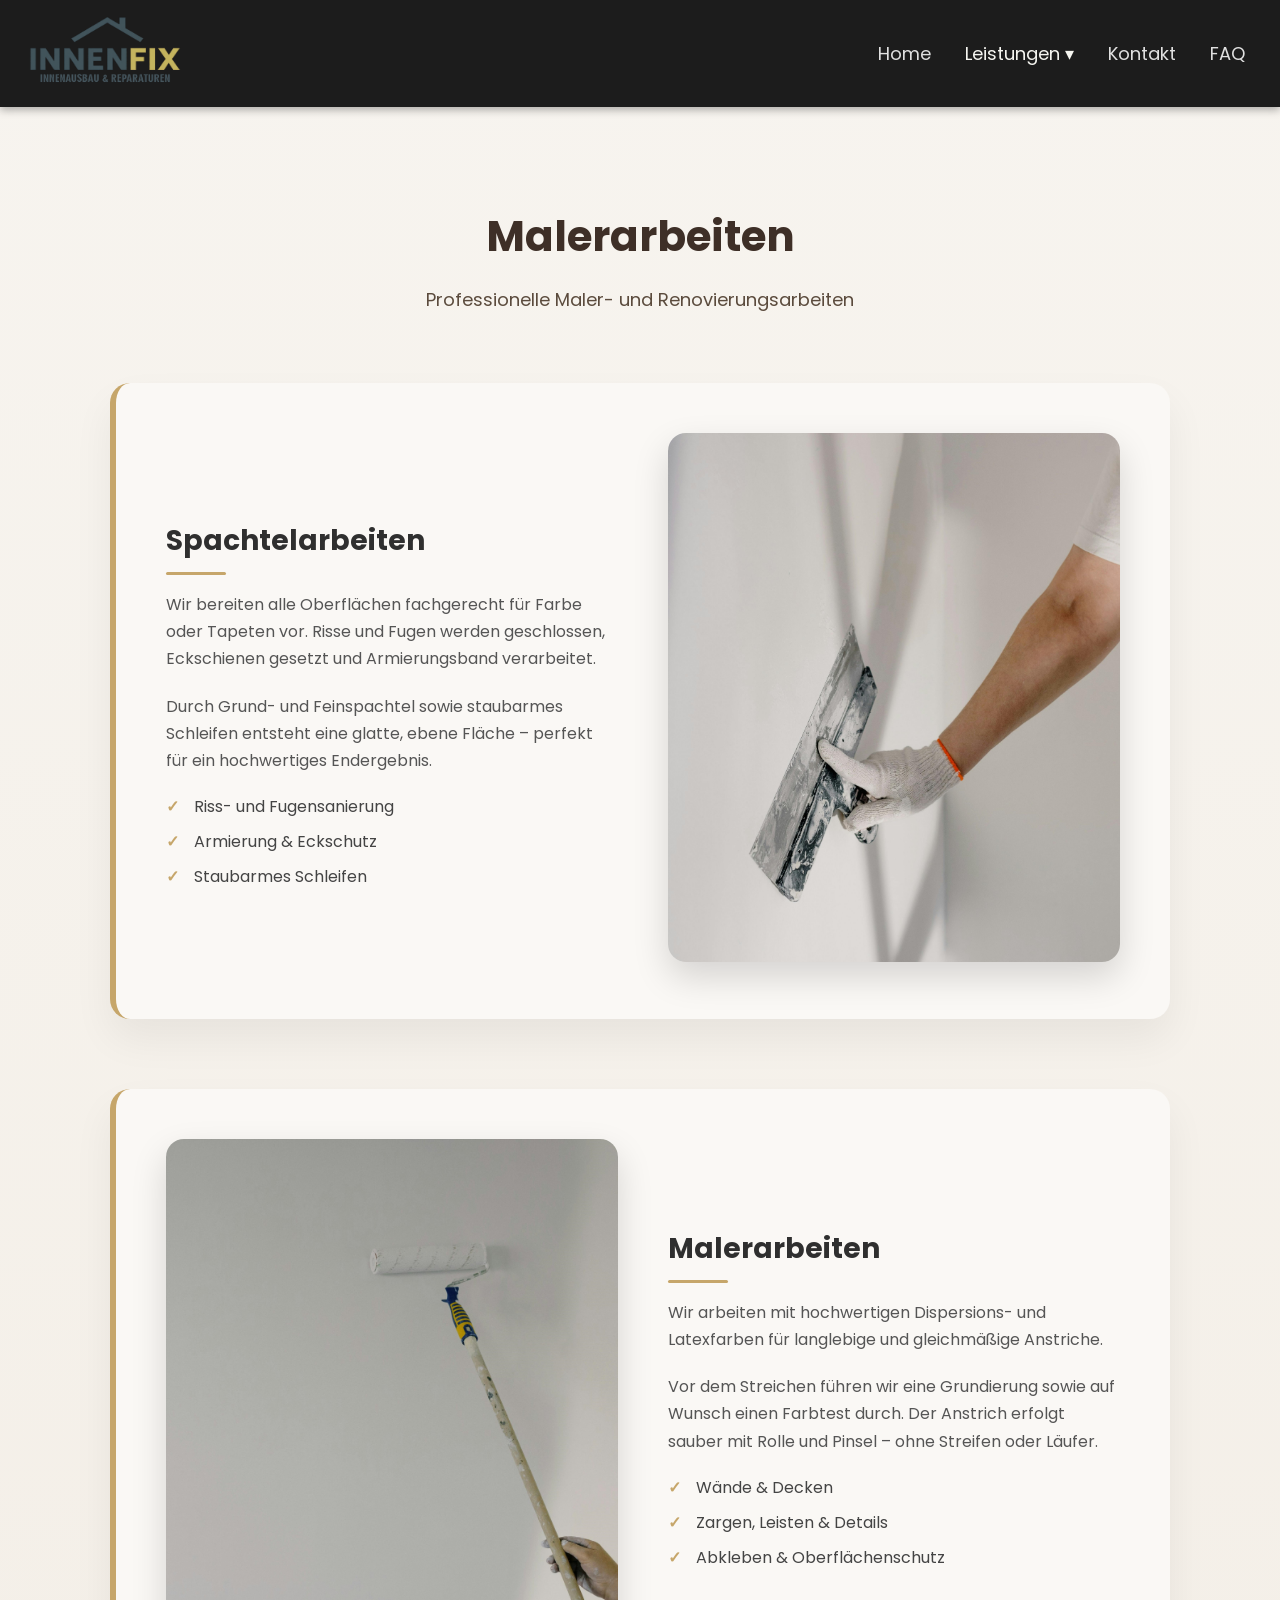
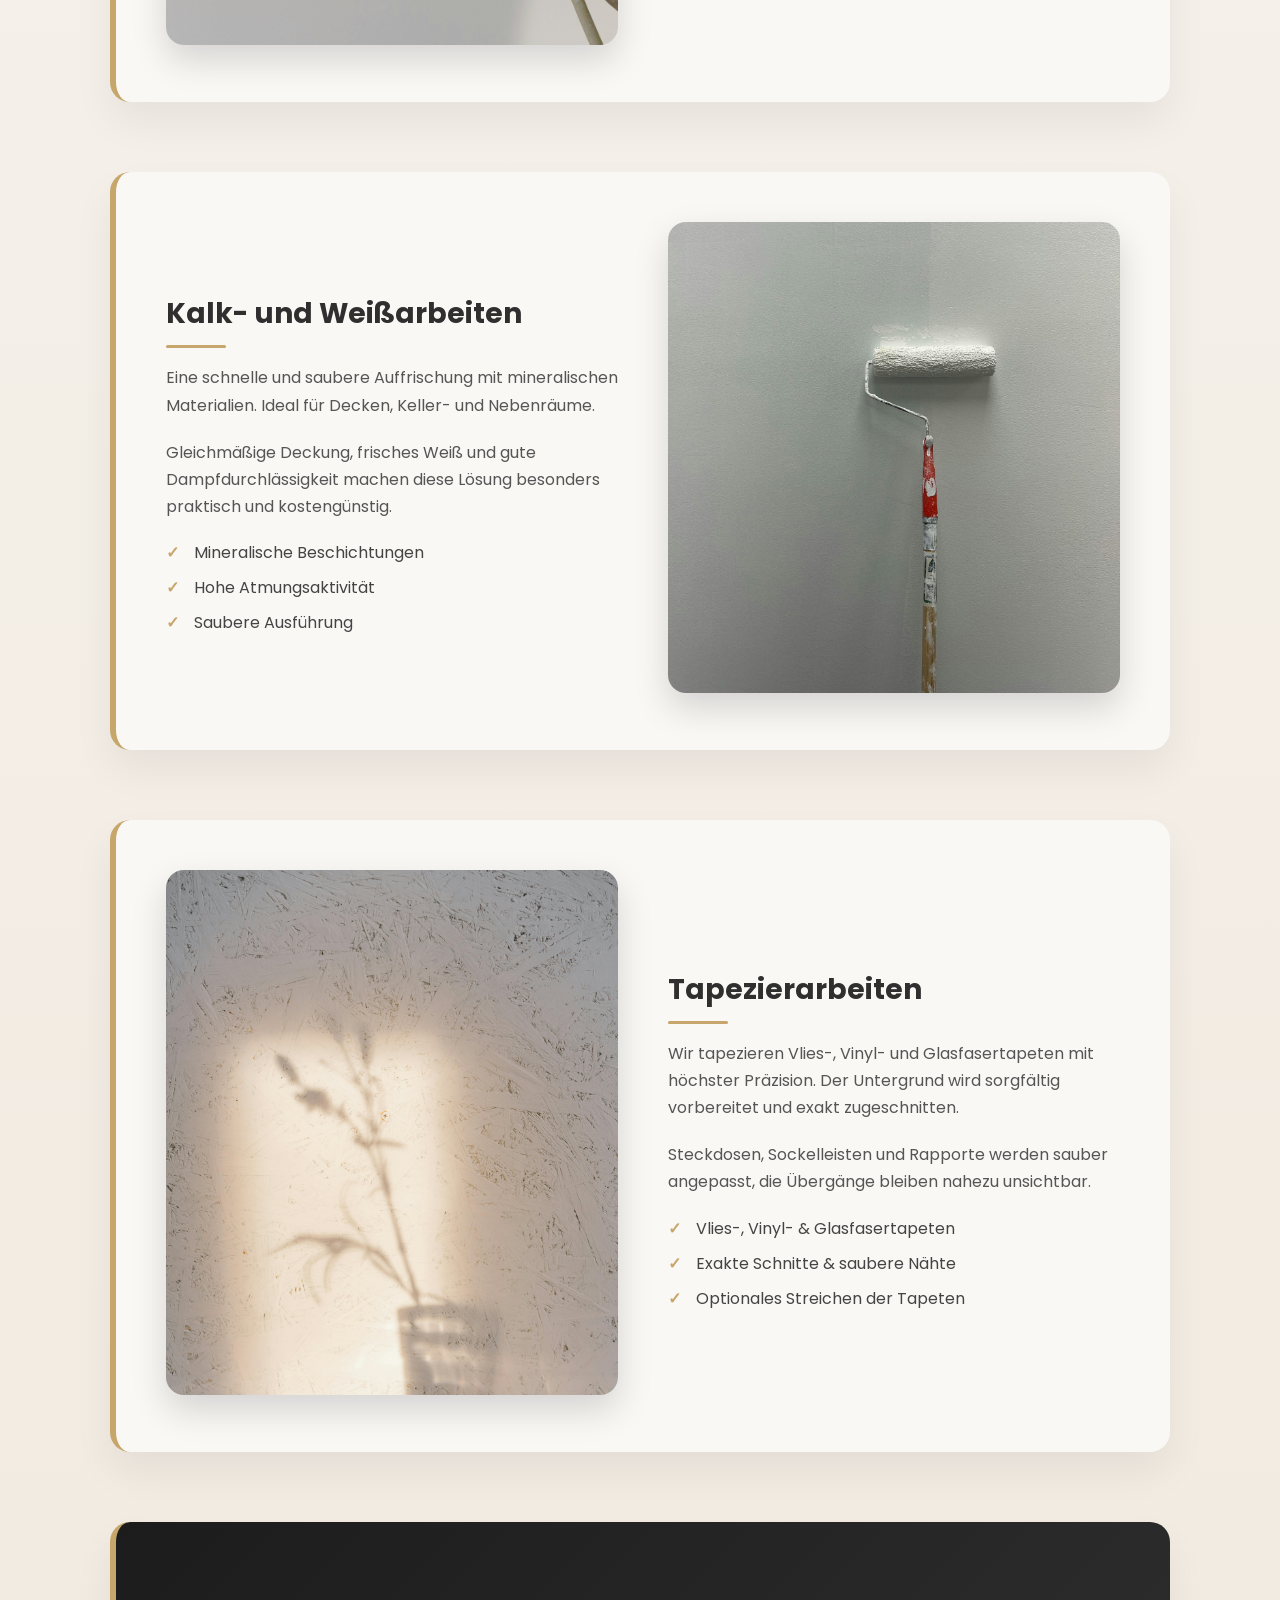
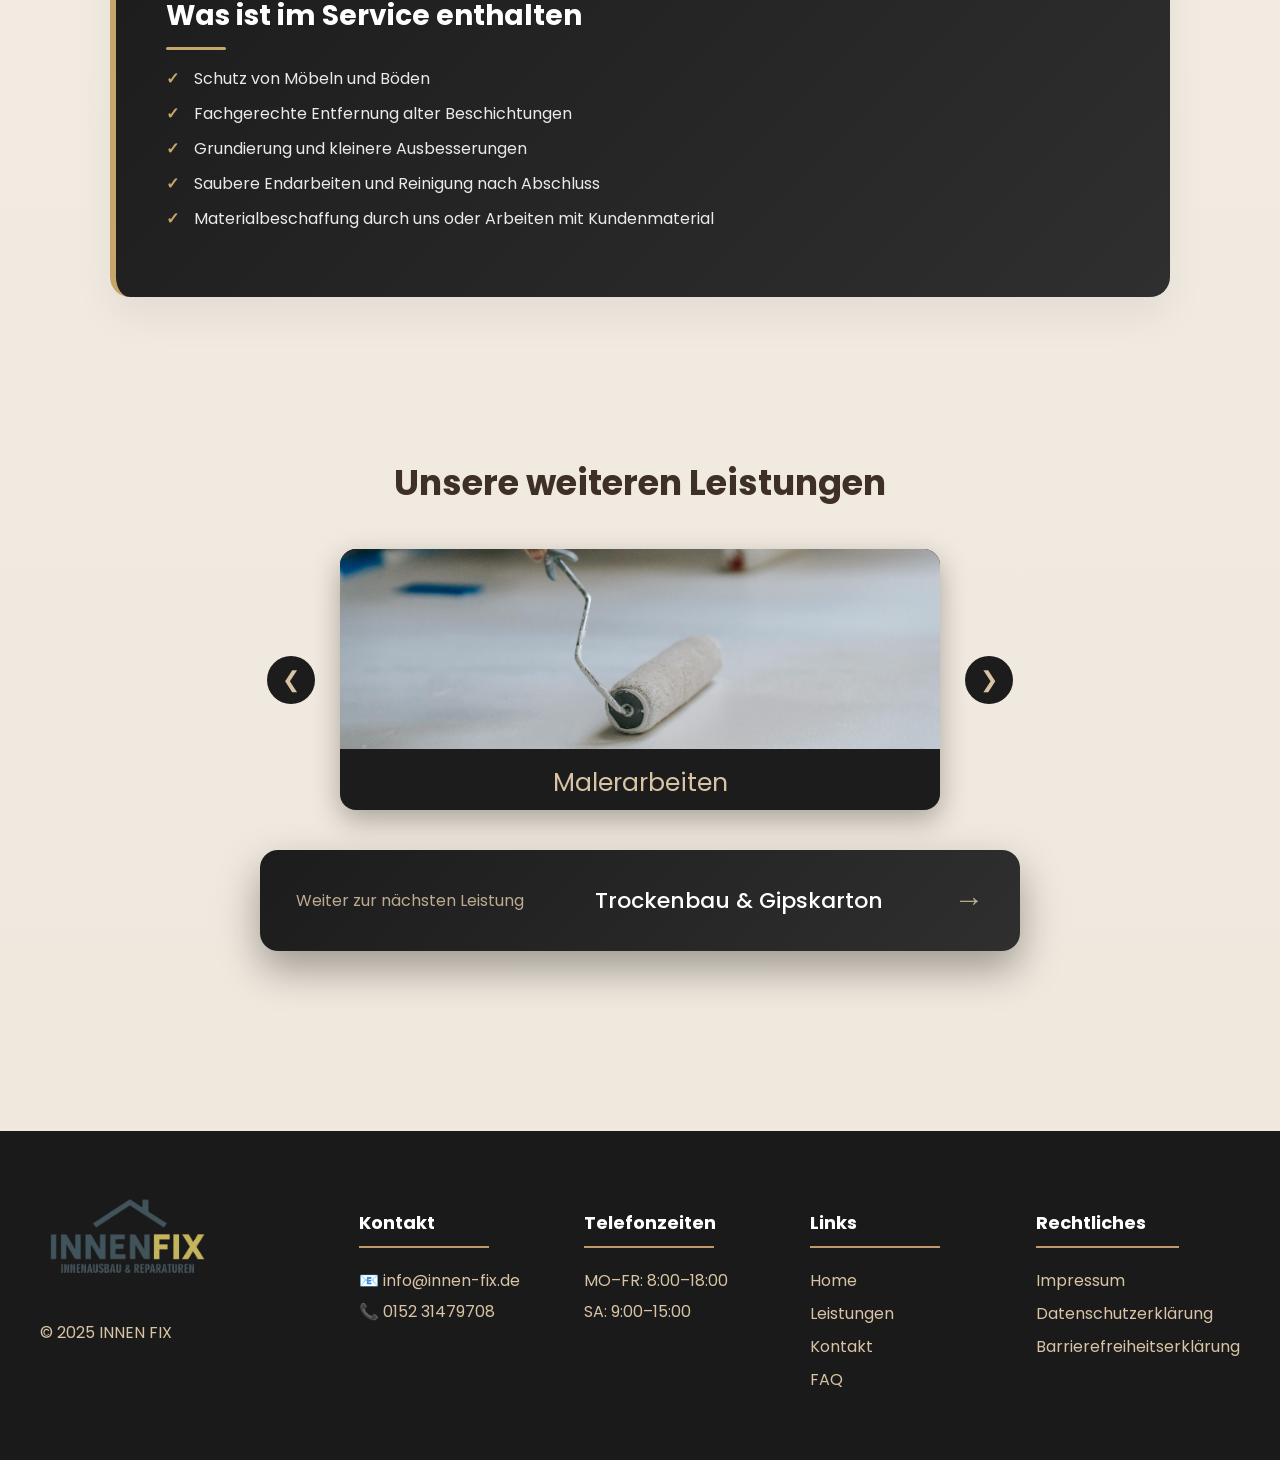
<file: malerarbeiten.html>
<!DOCTYPE html>
<html lang="de">
<head>
  <meta charset="UTF-8">
  <meta name="viewport" content="width=device-width, initial-scale=1.0">
  <title>Malerarbeiten in Lübeck | Innen Fix</title>
  <meta name="description" content="Professionelle Malerarbeiten in Lübeck und Schleswig-Holstein. Innenanstriche, Fassadenarbeiten und Renovierungen von Innen Fix.">
  <link rel="stylesheet" href="style.css">
  <link href="https://fonts.googleapis.com/css2?family=Poppins:ital,wght@0,400;0,500;1,400&display=swap" rel="stylesheet">
</head>

<body>
  <header>
    <a href="index.html#home" class="logo"><img src="logo.png" width="170" height="80"></a>
    <nav>
      <a href="index.html#home">Home</a>

      <div class="dropdown">
        <a href="index.html#services" class="dropbtn">Leistungen ▾</a>
        <div class="dropdown-content">
          <a href="malerarbeiten.html">Malerarbeiten</a>
          <a href="gipskarton.html">Montage von Gipskarton und abgehängten Decken</a>
          <a href="bodenverlegung.html">Bodenverlegung</a>
          <a href="sockelleisten.html">Montage von Sockelleisten, Türen und Fenstern</a>
          <a href="mobelmontage.html">Möbelmontage</a>
          <a href="sanitararbeiten.html">Sanitärarbeiten</a>
          <a href="fliesenarbeiten.html">Fliesenarbeiten</a>
          <a href="sonstiges.html">Sonstiges</a>
        </div>
      </div>

      <a href="index.html#contact">Kontakt</a>
      <a href="index.html#faq">FAQ</a>
    </nav>
  </header>
  
<main class="service-page">

  <div class="service-title">
    <h1>Malerarbeiten</h1>
    <p>Professionelle Maler- und Renovierungsarbeiten</p>
  </div>

  <section class="service-section">
    <div class="service-text">
      <h2>Spachtelarbeiten</h2>
      <p>
        Wir bereiten alle Oberflächen fachgerecht für Farbe oder Tapeten vor.
        Risse und Fugen werden geschlossen, Eckschienen gesetzt und
        Armierungsband verarbeitet.
      </p>
      <p>
        Durch Grund- und Feinspachtel sowie staubarmes Schleifen entsteht
        eine glatte, ebene Fläche – perfekt für ein hochwertiges Endergebnis.
      </p>
      <ul>
        <li>Riss- und Fugensanierung</li>
        <li>Armierung & Eckschutz</li>
        <li>Staubarmes Schleifen</li>
      </ul>
    </div>

    <div class="service-image">
      <img src="spachtelarbeiten.jpg">
    </div>
  </section>

  <section class="service-section reverse">
    <div class="service-text">
      <h2>Malerarbeiten</h2>
      <p>
        Wir arbeiten mit hochwertigen Dispersions- und Latexfarben
        für langlebige und gleichmäßige Anstriche.
      </p>
      <p>
        Vor dem Streichen führen wir eine Grundierung sowie auf Wunsch
        einen Farbtest durch. Der Anstrich erfolgt sauber mit Rolle
        und Pinsel – ohne Streifen oder Läufer.
      </p>
      <ul>
        <li>Wände & Decken</li>
        <li>Zargen, Leisten & Details</li>
        <li>Abkleben & Oberflächenschutz</li>
      </ul>
    </div>

    <div class="service-image">
      <img src="malerarbeiten.jpg">
    </div>
  </section>

  <section class="service-section">
    <div class="service-text">
      <h2>Kalk- und Weißarbeiten</h2>
      <p>
        Eine schnelle und saubere Auffrischung mit mineralischen Materialien.
        Ideal für Decken, Keller- und Nebenräume.
      </p>
      <p>
        Gleichmäßige Deckung, frisches Weiß und gute Dampfdurchlässigkeit
        machen diese Lösung besonders praktisch und kostengünstig.
      </p>
      <ul>
        <li>Mineralische Beschichtungen</li>
        <li>Hohe Atmungsaktivität</li>
        <li>Saubere Ausführung</li>
      </ul>
    </div>

    <div class="service-image">
      <img src="kalk.jpg">
    </div>
  </section>

  <section class="service-section reverse">
  <div class="service-text">
    <h2>Tapezierarbeiten</h2>
    <p>
      Wir tapezieren Vlies-, Vinyl- und Glasfasertapeten mit höchster Präzision.
      Der Untergrund wird sorgfältig vorbereitet und exakt zugeschnitten.
    </p>
    <p>
      Steckdosen, Sockelleisten und Rapporte werden sauber angepasst,
      die Übergänge bleiben nahezu unsichtbar.
    </p>
    <ul>
      <li>Vlies-, Vinyl- & Glasfasertapeten</li>
      <li>Exakte Schnitte & saubere Nähte</li>
      <li>Optionales Streichen der Tapeten</li>
    </ul>
  </div>

  <div class="service-image">
    <img src="tapezieren.jpg">
  </div>
</section>

<section class="service-section service-included">
  <div class="service-text">
    <h2>Was ist im Service enthalten</h2>
    <ul>
      <li>Schutz von Möbeln und Böden</li>
      <li>Fachgerechte Entfernung alter Beschichtungen</li>
      <li>Grundierung und kleinere Ausbesserungen</li>
      <li>Saubere Endarbeiten und Reinigung nach Abschluss</li>
      <li>Materialbeschaffung durch uns oder Arbeiten mit Kundenmaterial</li>
    </ul>
  </div>
</section>

<section class="services-slider">
  <div class="services-slider-inner">
    <h2>Unsere weiteren Leistungen</h2>

    <div class="slider-wrapper">
      <button class="slider-btn prev">&#10094;</button>

      <a href="malerarbeiten.html" class="slider-card" id="sliderLink">
        <img id="sliderImage">
        <span id="sliderTitle"></span>
      </a>

      <button class="slider-btn next">&#10095;</button>
    </div>
  </div>
</section>

<section class="next-service">
  <a href="gipskarton.html" class="next-service-btn">
    <span>Weiter zur nächsten Leistung</span>
    <strong>Trockenbau & Gipskarton</strong>
    <span class="arrow">→</span>
  </a>
</section>

</main>

<footer class="footer">
  <div class="footer-container">
    
    <div class="footer-col logo-col">
      <img src="logo.png" class="footer-logo">
      <p>© 2025 INNEN FIX</p>
    </div>

    <div class="footer-col">
      <h3>Kontakt</h3>
      <hr>
      <p>📧 <a href="mailto:info@innen-fix.de">info@innen-fix.de</a></p>
      <p>📞 <a href="tel:015231479708">0152 31479708</a></p>
    </div>

    <div class="footer-col">
      <h3>Telefonzeiten</h3>
      <hr>
      <p>MO–FR: 8:00–18:00</p>
      <p>SA: 9:00–15:00</p>
    </div>

    <div class="footer-col">
      <h3>Links</h3>
      <hr>
      <ul>
        <li><a href="index.html#home">Home</a></li>
        <li><a href="index.html#services">Leistungen</a></li>
        <li><a href="index.html#contact">Kontakt</a></li>
        <li><a href="index.html#faq">FAQ</a></li>
      </ul>
    </div>

    <div class="footer-col">
      <h3>Rechtliches</h3>
      <hr>
      <ul>
        <li><a href="impressum.html">Impressum</a></li>
        <li><a href="privacy.html">Datenschutzerklärung</a></li>
        <li><a href="barrierefreiheit.html">Barrierefreiheitserklärung</a></li>
      </ul>
    </div>
  </div>
</footer>

<button id="scrollToTop" title="Nach oben" aria-label="Nach oben">▲</button>
<script src="script.js"></script>
</body>
</html>
</file>
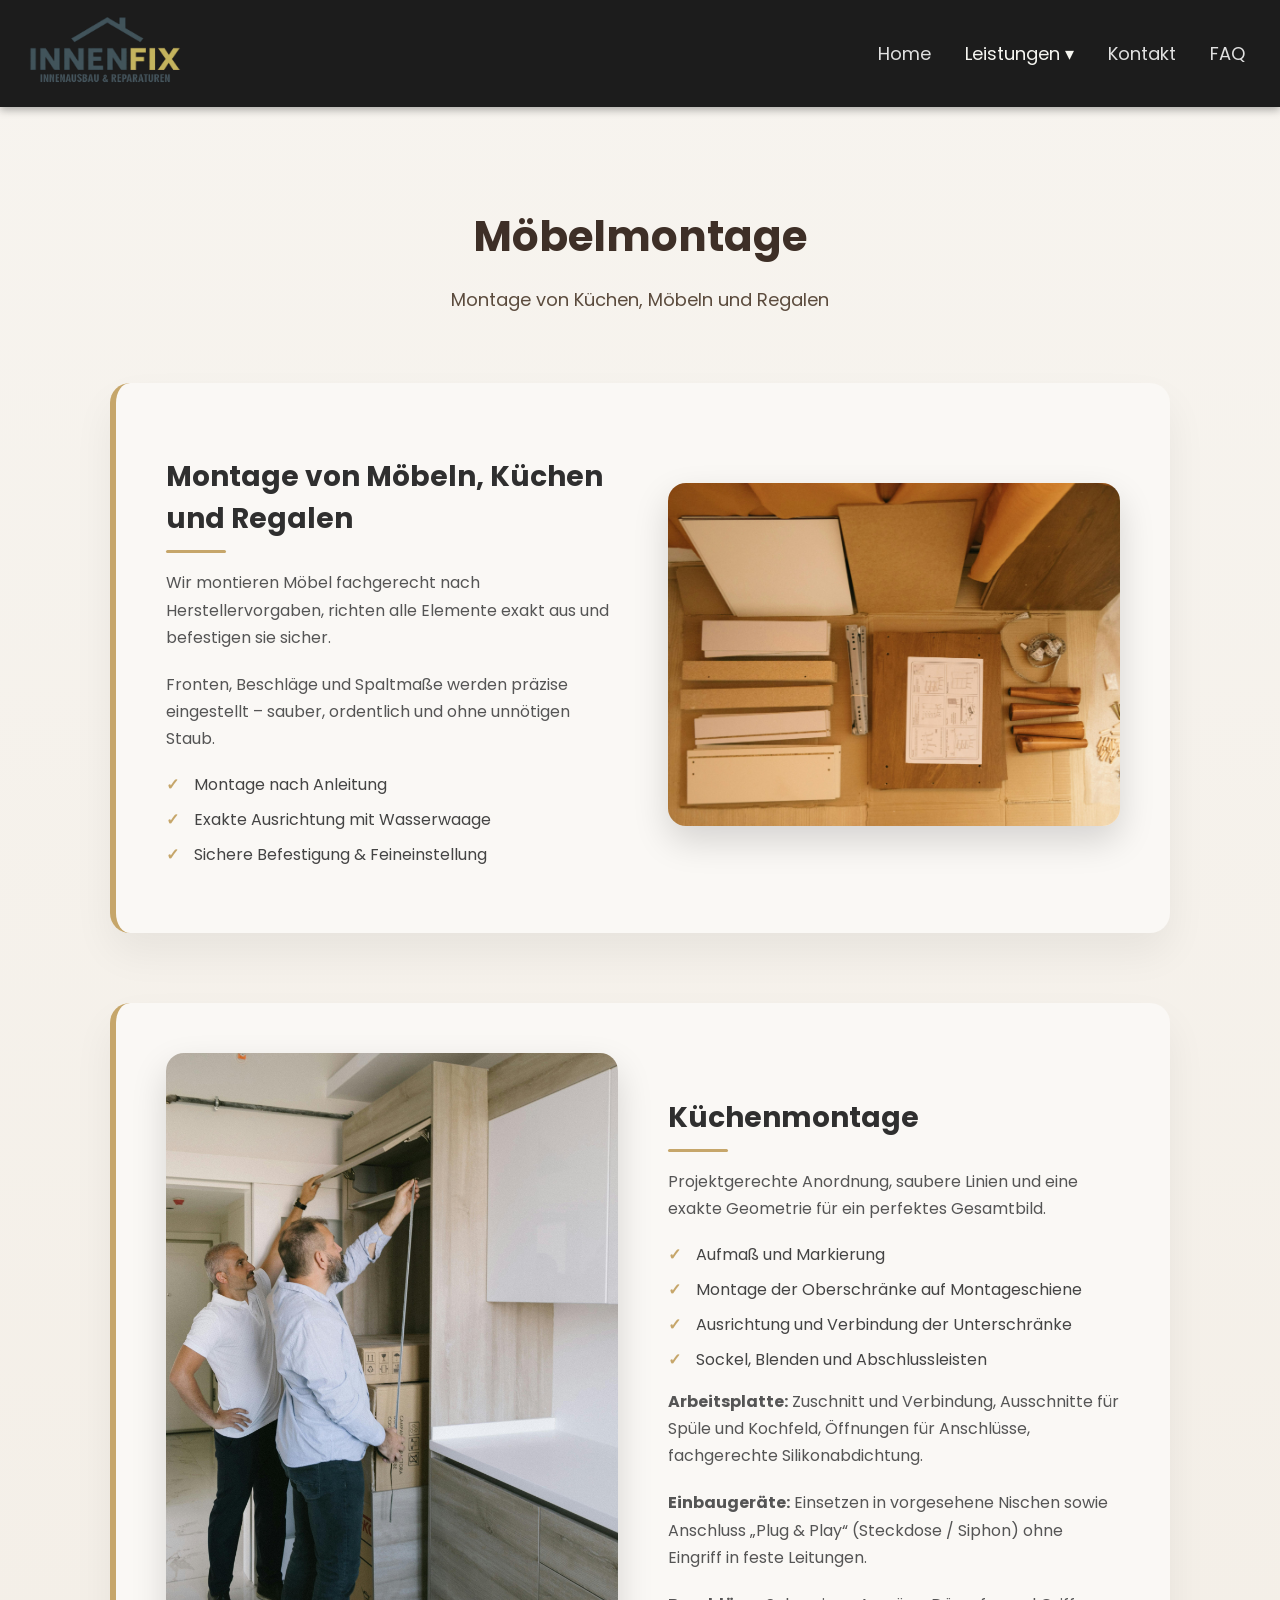
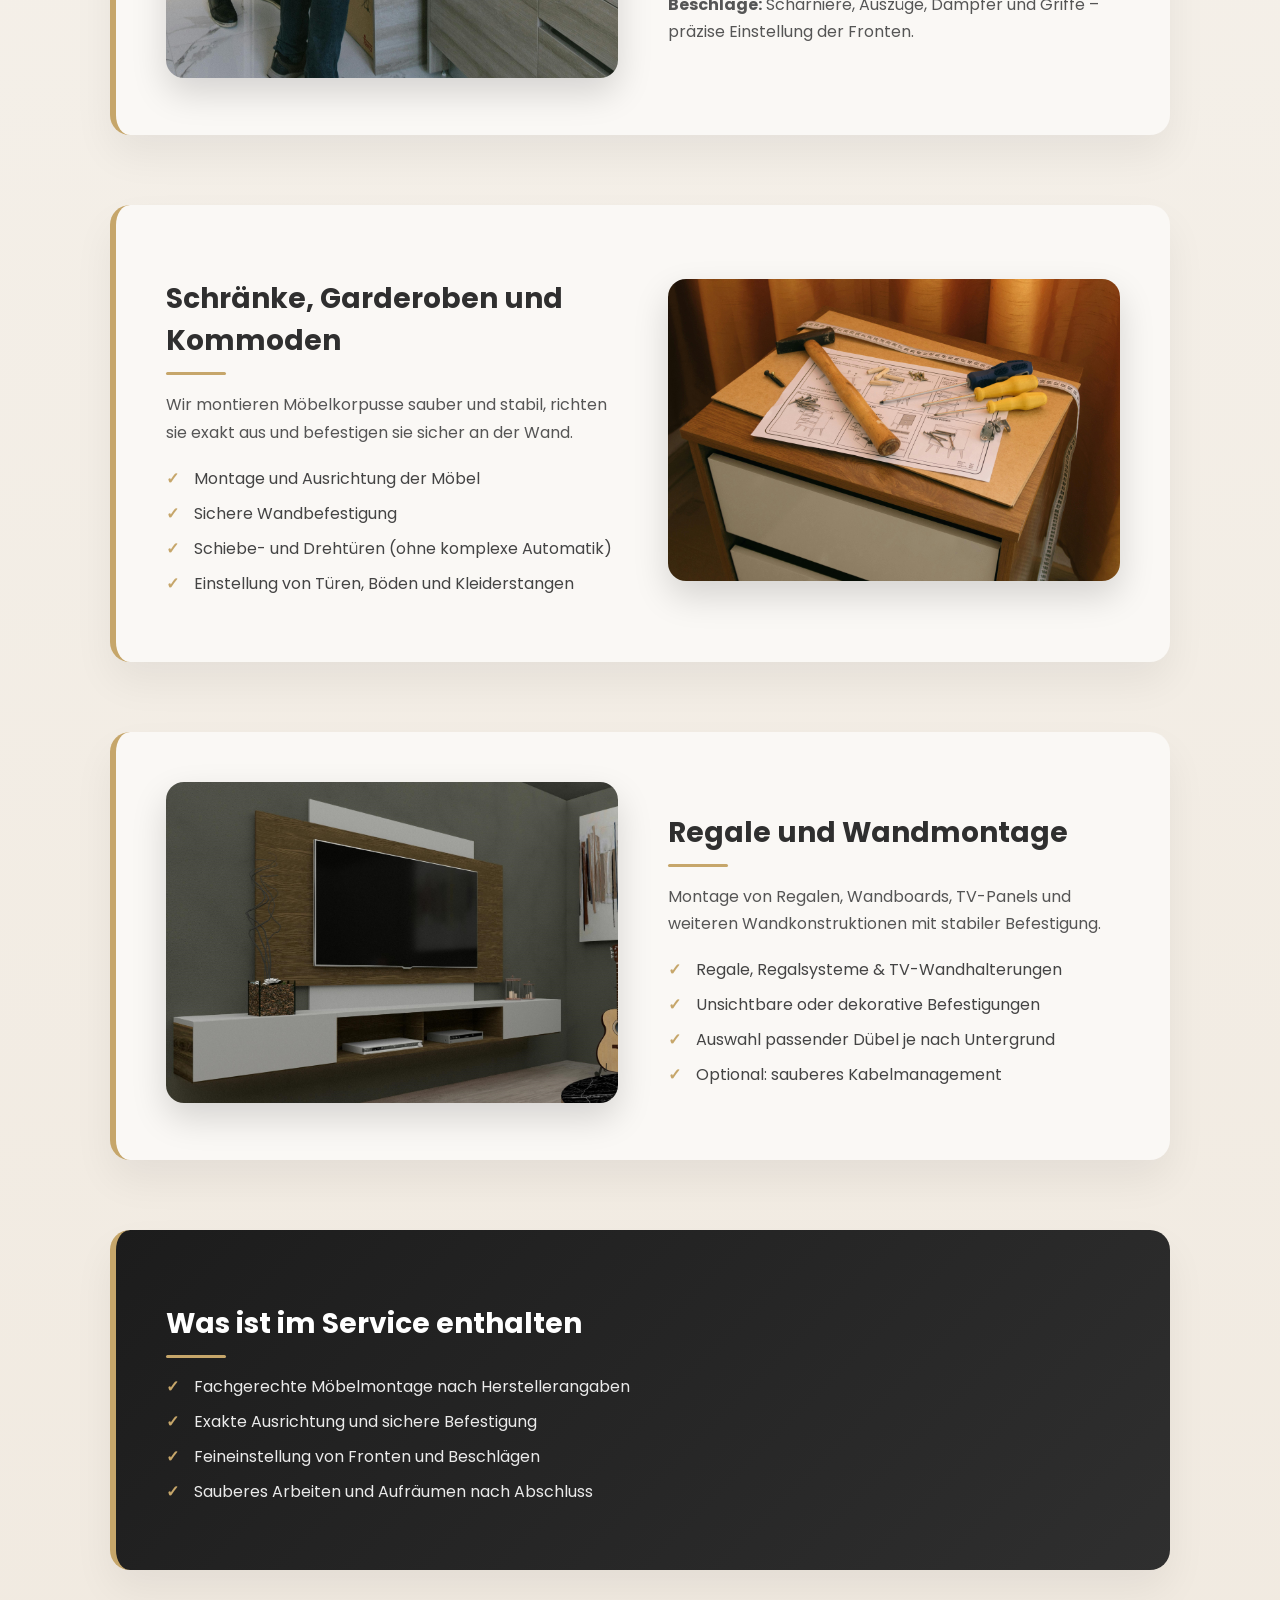
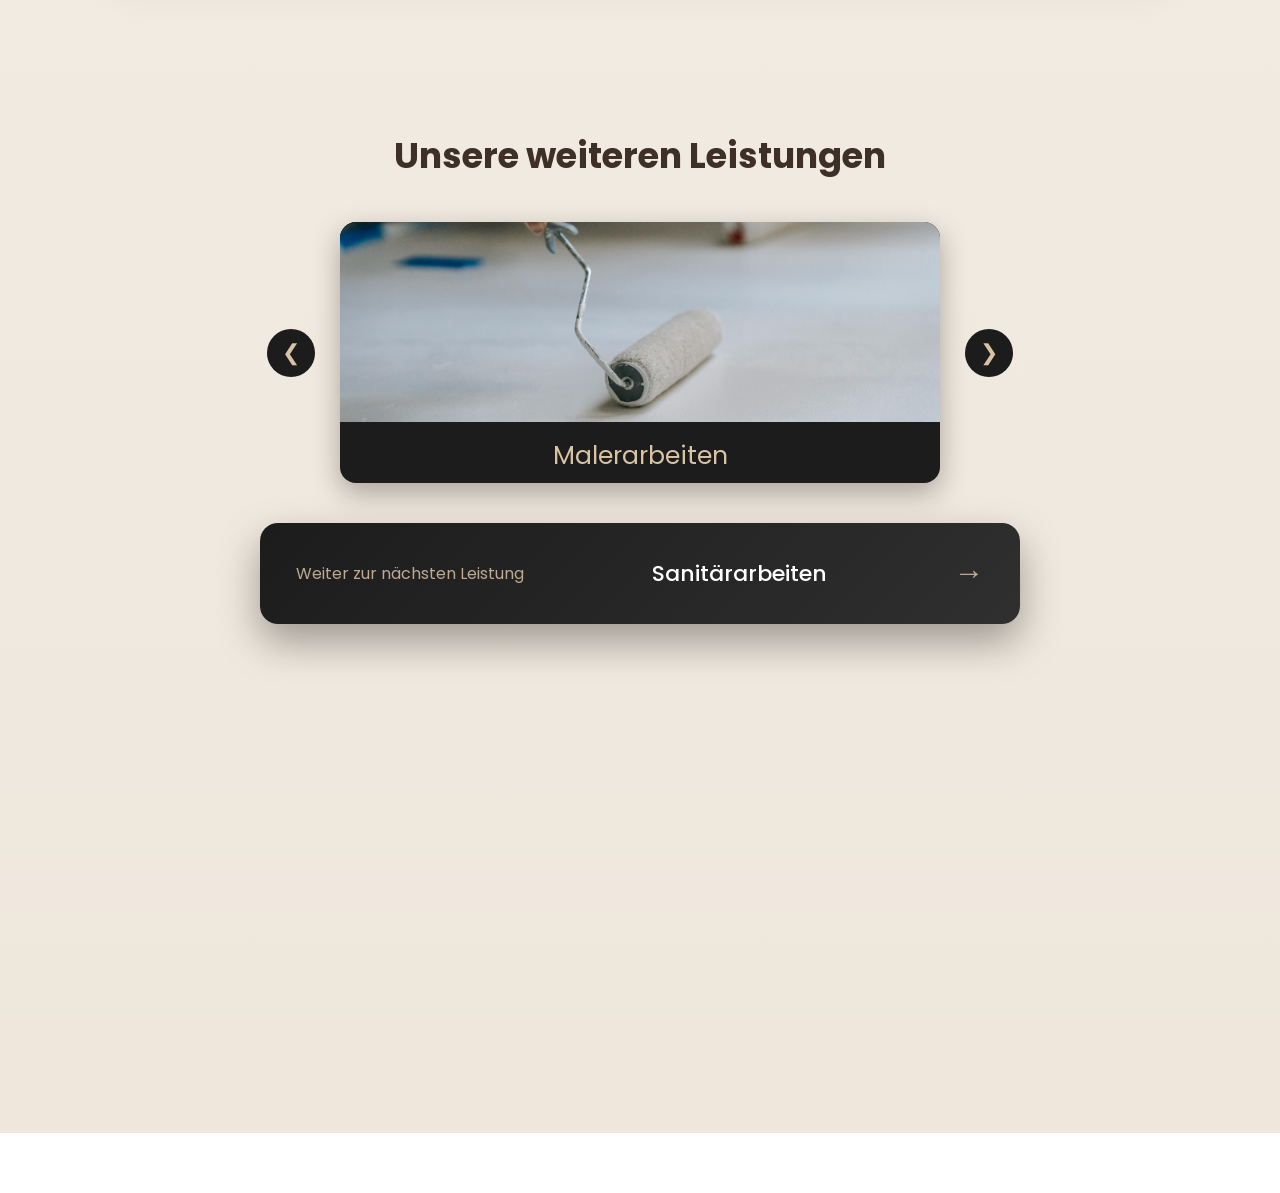
<file: mobelmontage.html>
<!DOCTYPE html>
<html lang="de">
<head>
  <meta charset="UTF-8">
  <meta name="viewport" content="width=device-width, initial-scale=1.0">
  <title>Möbelmontage in Lübeck | Innen Fix</title>
  <meta name="description" content="Professionelle Möbelmontage in Lübeck und Schleswig-Holstein. Montage von Küchen, Schränken, Regalen und Möbeln – präzise, sauber und zuverlässig von Innen Fix.">
  <link rel="stylesheet" href="style.css">
  <link href="https://fonts.googleapis.com/css2?family=Poppins:ital,wght@0,400;0,500;1,400&display=swap" rel="stylesheet">
</head>

<body>
  <header>
    <a href="index.html#home" class="logo"><img src="logo.png" width="170" height="80"></a>
    <nav>
      <a href="index.html#home">Home</a>

      <div class="dropdown">
        <a href="index.html#services" class="dropbtn">Leistungen ▾</a>
        <div class="dropdown-content">
          <a href="malerarbeiten.html">Malerarbeiten</a>
          <a href="gipskarton.html">Montage von Gipskarton und abgehängten Decken</a>
          <a href="bodenverlegung.html">Bodenverlegung</a>
          <a href="sockelleisten.html">Montage von Sockelleisten, Türen und Fenstern</a>
          <a href="mobelmontage.html">Möbelmontage</a>
          <a href="sanitararbeiten.html">Sanitärarbeiten</a>
          <a href="fliesenarbeiten.html">Fliesenarbeiten</a>
          <a href="sonstiges.html">Sonstiges</a>
        </div>
      </div>

      <a href="index.html#contact">Kontakt</a>
      <a href="index.html#faq">FAQ</a>
    </nav>
  </header>
  
<main class="service-page">

  <div class="service-title">
    <h1>Möbelmontage</h1>
    <p>Montage von Küchen, Möbeln und Regalen</p>
  </div>

  <section class="service-section">
    <div class="service-text">
      <h2>Montage von Möbeln, Küchen und Regalen</h2>
      <p>
        Wir montieren Möbel fachgerecht nach Herstellervorgaben,
        richten alle Elemente exakt aus und befestigen sie sicher.
      </p>
      <p>
        Fronten, Beschläge und Spaltmaße werden präzise eingestellt –
        sauber, ordentlich und ohne unnötigen Staub.
      </p>
      <ul>
        <li>Montage nach Anleitung</li>
        <li>Exakte Ausrichtung mit Wasserwaage</li>
        <li>Sichere Befestigung & Feineinstellung</li>
      </ul>
    </div>

    <div class="service-image">
      <img src="regalen.jpg">
    </div>
  </section>

  <section class="service-section reverse">
    <div class="service-text">
      <h2>Küchenmontage</h2>
      <p>
        Projektgerechte Anordnung, saubere Linien
        und eine exakte Geometrie für ein perfektes Gesamtbild.
      </p>
      <ul>
        <li>Aufmaß und Markierung</li>
        <li>Montage der Oberschränke auf Montageschiene</li>
        <li>Ausrichtung und Verbindung der Unterschränke</li>
        <li>Sockel, Blenden und Abschlussleisten</li>
      </ul>
      <p>
        <strong>Arbeitsplatte:</strong> Zuschnitt und Verbindung,
        Ausschnitte für Spüle und Kochfeld, Öffnungen für Anschlüsse,
        fachgerechte Silikonabdichtung.
      </p>
      <p>
        <strong>Einbaugeräte:</strong> Einsetzen in vorgesehene Nischen
        sowie Anschluss „Plug & Play“ (Steckdose / Siphon)
        ohne Eingriff in feste Leitungen.
      </p>
      <p>
        <strong>Beschläge:</strong> Scharniere, Auszüge, Dämpfer
        und Griffe – präzise Einstellung der Fronten.
      </p>
    </div>

    <div class="service-image">
      <img src="kuchenmontage.jpg">
    </div>
  </section>

  <section class="service-section">
    <div class="service-text">
      <h2>Schränke, Garderoben und Kommoden</h2>
      <p>
        Wir montieren Möbelkorpusse sauber und stabil,
        richten sie exakt aus und befestigen sie sicher an der Wand.
      </p>
      <ul>
        <li>Montage und Ausrichtung der Möbel</li>
        <li>Sichere Wandbefestigung</li>
        <li>Schiebe- und Drehtüren (ohne komplexe Automatik)</li>
        <li>Einstellung von Türen, Böden und Kleiderstangen</li>
      </ul>
    </div>

    <div class="service-image">
      <img src="kommoden.jpg">
    </div>
  </section>

  <section class="service-section reverse">
    <div class="service-text">
      <h2>Regale und Wandmontage</h2>
      <p>
        Montage von Regalen, Wandboards, TV-Panels
        und weiteren Wandkonstruktionen mit stabiler Befestigung.
      </p>
      <ul>
        <li>Regale, Regalsysteme & TV-Wandhalterungen</li>
        <li>Unsichtbare oder dekorative Befestigungen</li>
        <li>Auswahl passender Dübel je nach Untergrund</li>
        <li>Optional: sauberes Kabelmanagement</li>
      </ul>
    </div>

    <div class="service-image">
      <img src="wandmontage.jpg">
    </div>
  </section>

  <section class="service-section service-included">
    <div class="service-text">
      <h2>Was ist im Service enthalten</h2>
      <ul>
        <li>Fachgerechte Möbelmontage nach Herstellerangaben</li>
        <li>Exakte Ausrichtung und sichere Befestigung</li>
        <li>Feineinstellung von Fronten und Beschlägen</li>
        <li>Sauberes Arbeiten und Aufräumen nach Abschluss</li>
      </ul>
    </div>
  </section>

<section class="services-slider">
  <div class="services-slider-inner">
    <h2>Unsere weiteren Leistungen</h2>

    <div class="slider-wrapper">
      <button class="slider-btn prev">&#10094;</button>

      <a href="mobelmontage.html" class="slider-card" id="sliderLink">
        <img id="sliderImage">
        <span id="sliderTitle"></span>
      </a>

      <button class="slider-btn next">&#10095;</button>
    </div>
  </div>
</section>

<section class="next-service">
  <a href="sanitararbeiten.html" class="next-service-btn">
    <span>Weiter zur nächsten Leistung</span>
    <strong>Sanitärarbeiten</strong>
    <span class="arrow">→</span>
  </a>
</section>

</main>

<footer class="footer">
  <div class="footer-container">
    
    <div class="footer-col logo-col">
      <img src="logo.png" class="footer-logo">
      <p>© 2025 INNEN FIX</p>
    </div>

    <div class="footer-col">
      <h3>Kontakt</h3>
      <hr>
      <p>📧 <a href="mailto:info@innen-fix.de">info@innen-fix.de</a></p>
      <p>📞 <a href="tel:015231479708">0152 31479708</a></p>
    </div>

    <div class="footer-col">
      <h3>Telefonzeiten</h3>
      <hr>
      <p>MO–FR: 8:00–18:00</p>
      <p>SA: 9:00–15:00</p>
    </div>

    <div class="footer-col">
      <h3>Links</h3>
      <hr>
      <ul>
        <li><a href="index.html#home">Home</a></li>
        <li><a href="index.html#services">Leistungen</a></li>
        <li><a href="index.html#contact">Kontakt</a></li>
        <li><a href="index.html#faq">FAQ</a></li>
      </ul>
    </div>

    <div class="footer-col">
      <h3>Rechtliches</h3>
      <hr>
      <ul>
        <li><a href="impressum.html">Impressum</a></li>
        <li><a href="privacy.html">Datenschutzerklärung</a></li>
        <li><a href="barrierefreiheit.html">Barrierefreiheitserklärung</a></li>
      </ul>
    </div>
  </div>
</footer>

<button id="scrollToTop" title="Nach oben" aria-label="Nach oben">▲</button>
<script src="script.js"></script>
</body>
</html>
</file>
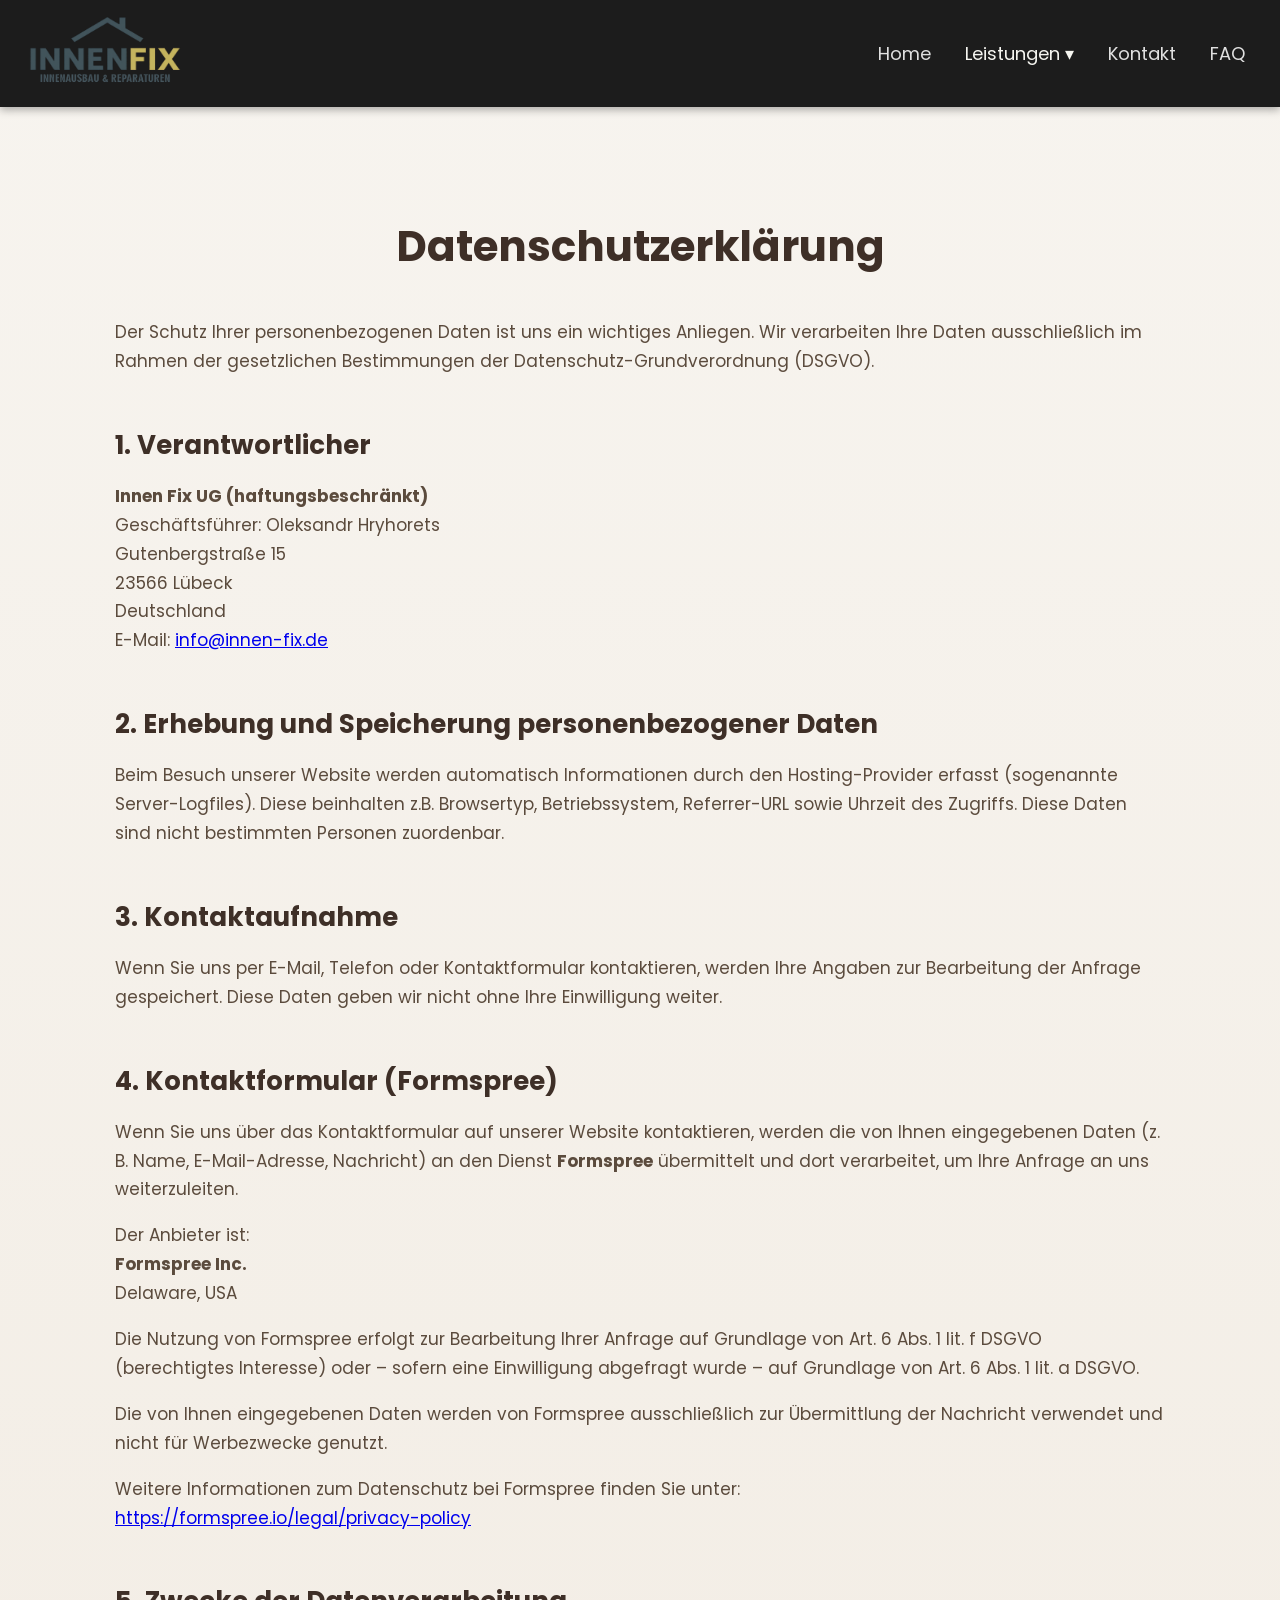
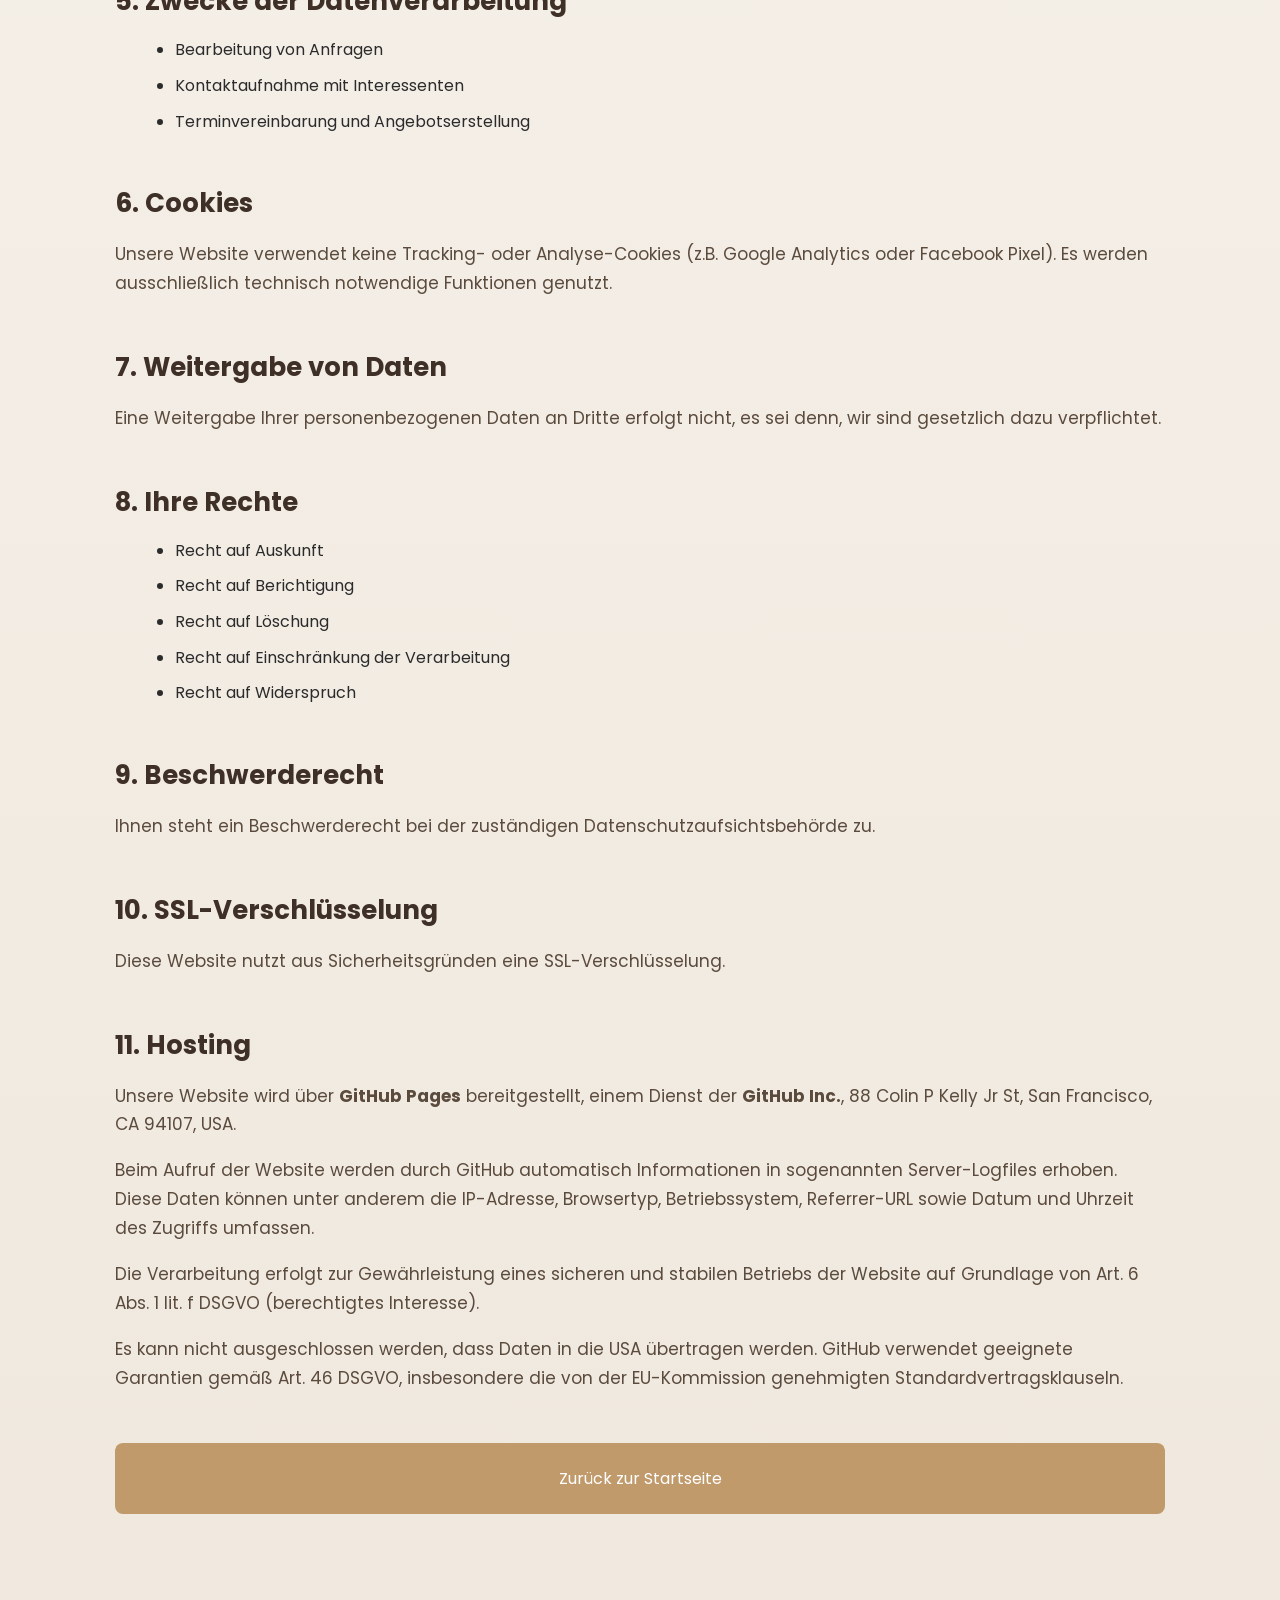
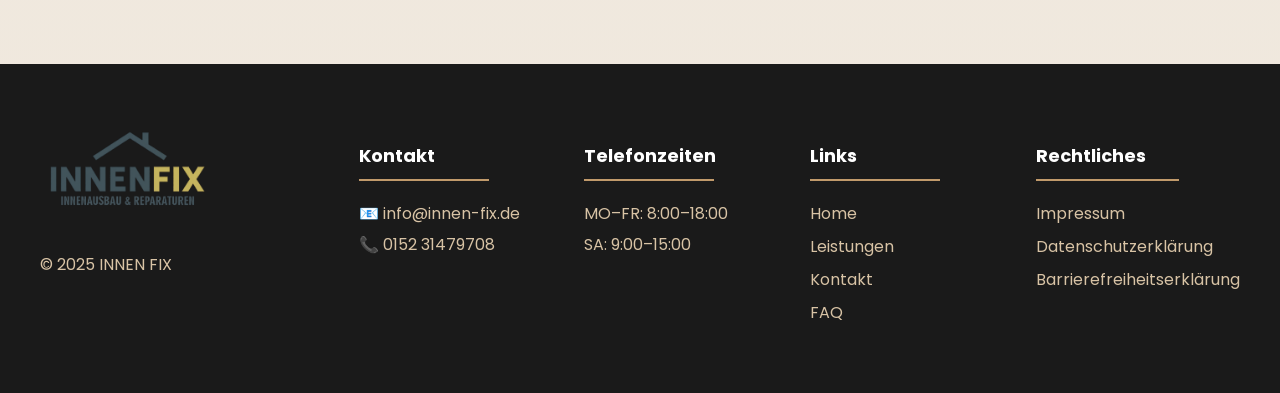
<file: privacy.html>
<!DOCTYPE html>
<html lang="de">
<head>
  <meta charset="UTF-8">
  <meta name="viewport" content="width=device-width, initial-scale=1.0">
  <title>Datenschutzerklärung | Innen Fix Lübeck</title>
  <meta name="description" content="Datenschutzerklärung der Innen Fix UG (haftungsbeschränkt). Informationen zur Verarbeitung personenbezogener Daten gemäß DSGVO.">
  <link rel="stylesheet" href="style.css">
  <link href="https://fonts.googleapis.com/css2?family=Poppins:ital,wght@0,400;0,500;1,400&display=swap" rel="stylesheet">
</head>

<body>
  <header>
    <a href="index.html#home" class="logo"><img src="logo.png" width="170" height="80"></a>
    <nav>
      <a href="index.html#home">Home</a>

      <div class="dropdown">
        <a href="index.html#services" class="dropbtn">Leistungen ▾</a>
        <div class="dropdown-content">
          <a href="malerarbeiten.html">Malerarbeiten</a>
          <a href="gipskarton.html">Montage von Gipskarton und abgehängten Decken</a>
          <a href="bodenverlegung.html">Bodenverlegung</a>
          <a href="sockelleisten.html">Montage von Sockelleisten, Türen und Fenstern</a>
          <a href="mobelmontage.html">Möbelmontage</a>
          <a href="sanitararbeiten.html">Sanitärarbeiten</a>
          <a href="fliesenarbeiten.html">Fliesenarbeiten</a>
          <a href="sonstiges.html">Sonstiges</a>
        </div>
      </div>

      <a href="index.html#contact">Kontakt</a>
      <a href="index.html#faq">FAQ</a>
    </nav>
  </header>

<main class="privacy-container">

  <h1>Datenschutzerklärung</h1>

  <p>
    Der Schutz Ihrer personenbezogenen Daten ist uns ein wichtiges Anliegen.
    Wir verarbeiten Ihre Daten ausschließlich im Rahmen der gesetzlichen Bestimmungen
    der Datenschutz-Grundverordnung (DSGVO).
  </p>

  <h2>1. Verantwortlicher</h2>
  <p>
    <strong>Innen Fix UG (haftungsbeschränkt)</strong><br>
    Geschäftsführer: Oleksandr Hryhorets<br>
    Gutenbergstraße 15<br>
    23566 Lübeck<br>
    Deutschland<br>
    E-Mail: <a href="mailto:info@innen-fix.de">info@innen-fix.de</a>
  </p>

  <h2>2. Erhebung und Speicherung personenbezogener Daten</h2>
  <p>
    Beim Besuch unserer Website werden automatisch Informationen durch den Hosting-Provider
    erfasst (sogenannte Server-Logfiles). Diese beinhalten z.B. Browsertyp,
    Betriebssystem, Referrer-URL sowie Uhrzeit des Zugriffs.
    Diese Daten sind nicht bestimmten Personen zuordenbar.
  </p>

  <h2>3. Kontaktaufnahme</h2>
  <p>
    Wenn Sie uns per E-Mail, Telefon oder Kontaktformular kontaktieren,
    werden Ihre Angaben zur Bearbeitung der Anfrage gespeichert.
    Diese Daten geben wir nicht ohne Ihre Einwilligung weiter.
  </p>

  <h2>4. Kontaktformular (Formspree)</h2>
  <p>
    Wenn Sie uns über das Kontaktformular auf unserer Website kontaktieren,
    werden die von Ihnen eingegebenen Daten (z. B. Name, E-Mail-Adresse, Nachricht)
    an den Dienst <strong>Formspree</strong> übermittelt und dort verarbeitet,
    um Ihre Anfrage an uns weiterzuleiten.
  </p>

  <p>
    Der Anbieter ist:<br>
    <strong>Formspree Inc.</strong><br>
    Delaware, USA
  </p>

  <p>
    Die Nutzung von Formspree erfolgt zur Bearbeitung Ihrer Anfrage
    auf Grundlage von Art. 6 Abs. 1 lit. f DSGVO (berechtigtes Interesse)
    oder – sofern eine Einwilligung abgefragt wurde – auf Grundlage von
    Art. 6 Abs. 1 lit. a DSGVO.
  </p>

  <p>
    Die von Ihnen eingegebenen Daten werden von Formspree ausschließlich
    zur Übermittlung der Nachricht verwendet und nicht für Werbezwecke genutzt.
  </p>

  <p>
    Weitere Informationen zum Datenschutz bei Formspree finden Sie unter:<br>
    <a href="https://formspree.io/legal/privacy-policy" target="_blank" rel="noopener noreferrer">
    https://formspree.io/legal/privacy-policy
    </a>
  </p>

  <h2>5. Zwecke der Datenverarbeitung</h2>
  <ul>
    <li>Bearbeitung von Anfragen</li>
    <li>Kontaktaufnahme mit Interessenten</li>
    <li>Terminvereinbarung und Angebotserstellung</li>
  </ul>

  <h2>6. Cookies</h2>
  <p>
    Unsere Website verwendet keine Tracking- oder Analyse-Cookies
    (z.B. Google Analytics oder Facebook Pixel).
    Es werden ausschließlich technisch notwendige Funktionen genutzt.
  </p>

  <h2>7. Weitergabe von Daten</h2>
  <p>
    Eine Weitergabe Ihrer personenbezogenen Daten an Dritte erfolgt nicht,
    es sei denn, wir sind gesetzlich dazu verpflichtet.
  </p>

  <h2>8. Ihre Rechte</h2>
  <ul>
    <li>Recht auf Auskunft</li>
    <li>Recht auf Berichtigung</li>
    <li>Recht auf Löschung</li>
    <li>Recht auf Einschränkung der Verarbeitung</li>
    <li>Recht auf Widerspruch</li>
  </ul>

  <h2>9. Beschwerderecht</h2>
  <p>
    Ihnen steht ein Beschwerderecht bei der zuständigen Datenschutzaufsichtsbehörde zu.
  </p>

  <h2>10. SSL-Verschlüsselung</h2>
  <p>
    Diese Website nutzt aus Sicherheitsgründen eine SSL-Verschlüsselung.
  </p>

  <h2>11. Hosting</h2>
  <p>
    Unsere Website wird über <strong>GitHub Pages</strong> bereitgestellt,
    einem Dienst der <strong>GitHub Inc.</strong>, 88 Colin P Kelly Jr St,
    San Francisco, CA 94107, USA.
  </p>

  <p>
    Beim Aufruf der Website werden durch GitHub automatisch Informationen
    in sogenannten Server-Logfiles erhoben. Diese Daten können unter anderem
    die IP-Adresse, Browsertyp, Betriebssystem, Referrer-URL sowie Datum und
    Uhrzeit des Zugriffs umfassen.
  </p>

  <p>
    Die Verarbeitung erfolgt zur Gewährleistung eines sicheren und stabilen
    Betriebs der Website auf Grundlage von Art. 6 Abs. 1 lit. f DSGVO
    (berechtigtes Interesse).
  </p>

  <p>
    Es kann nicht ausgeschlossen werden, dass Daten in die USA übertragen
    werden. GitHub verwendet geeignete Garantien gemäß Art. 46 DSGVO,
    insbesondere die von der EU-Kommission genehmigten
    Standardvertragsklauseln.
  </p>

  <a href="index.html" class="back-btn">Zurück zur Startseite</a>

</main>

<footer class="footer">
  <div class="footer-container">
    
    <div class="footer-col logo-col">
      <img src="logo.png" class="footer-logo">
      <p>© 2025 INNEN FIX</p>
    </div>

    <div class="footer-col">
      <h3>Kontakt</h3>
      <hr>
      <p>📧 <a href="mailto:info@innen-fix.de">info@innen-fix.de</a></p>
      <p>📞 <a href="tel:015231479708">0152 31479708</a></p>
    </div>

    <div class="footer-col">
      <h3>Telefonzeiten</h3>
      <hr>
      <p>MO–FR: 8:00–18:00</p>
      <p>SA: 9:00–15:00</p>
    </div>

    <div class="footer-col">
      <h3>Links</h3>
      <hr>
      <ul>
        <li><a href="index.html#home">Home</a></li>
        <li><a href="index.html#services">Leistungen</a></li>
        <li><a href="index.html#contact">Kontakt</a></li>
        <li><a href="index.html#faq">FAQ</a></li>
      </ul>
    </div>

    <div class="footer-col">
      <h3>Rechtliches</h3>
      <hr>
      <ul>
        <li><a href="impressum.html">Impressum</a></li>
        <li><a href="privacy.html">Datenschutzerklärung</a></li>
        <li><a href="barrierefreiheit.html">Barrierefreiheitserklärung</a></li>
      </ul>
    </div>
  </div>
</footer>

<button id="scrollToTop" title="Nach oben" aria-label="Nach oben">▲</button>
<script src="script.js"></script>
</body>
</html>
</file>
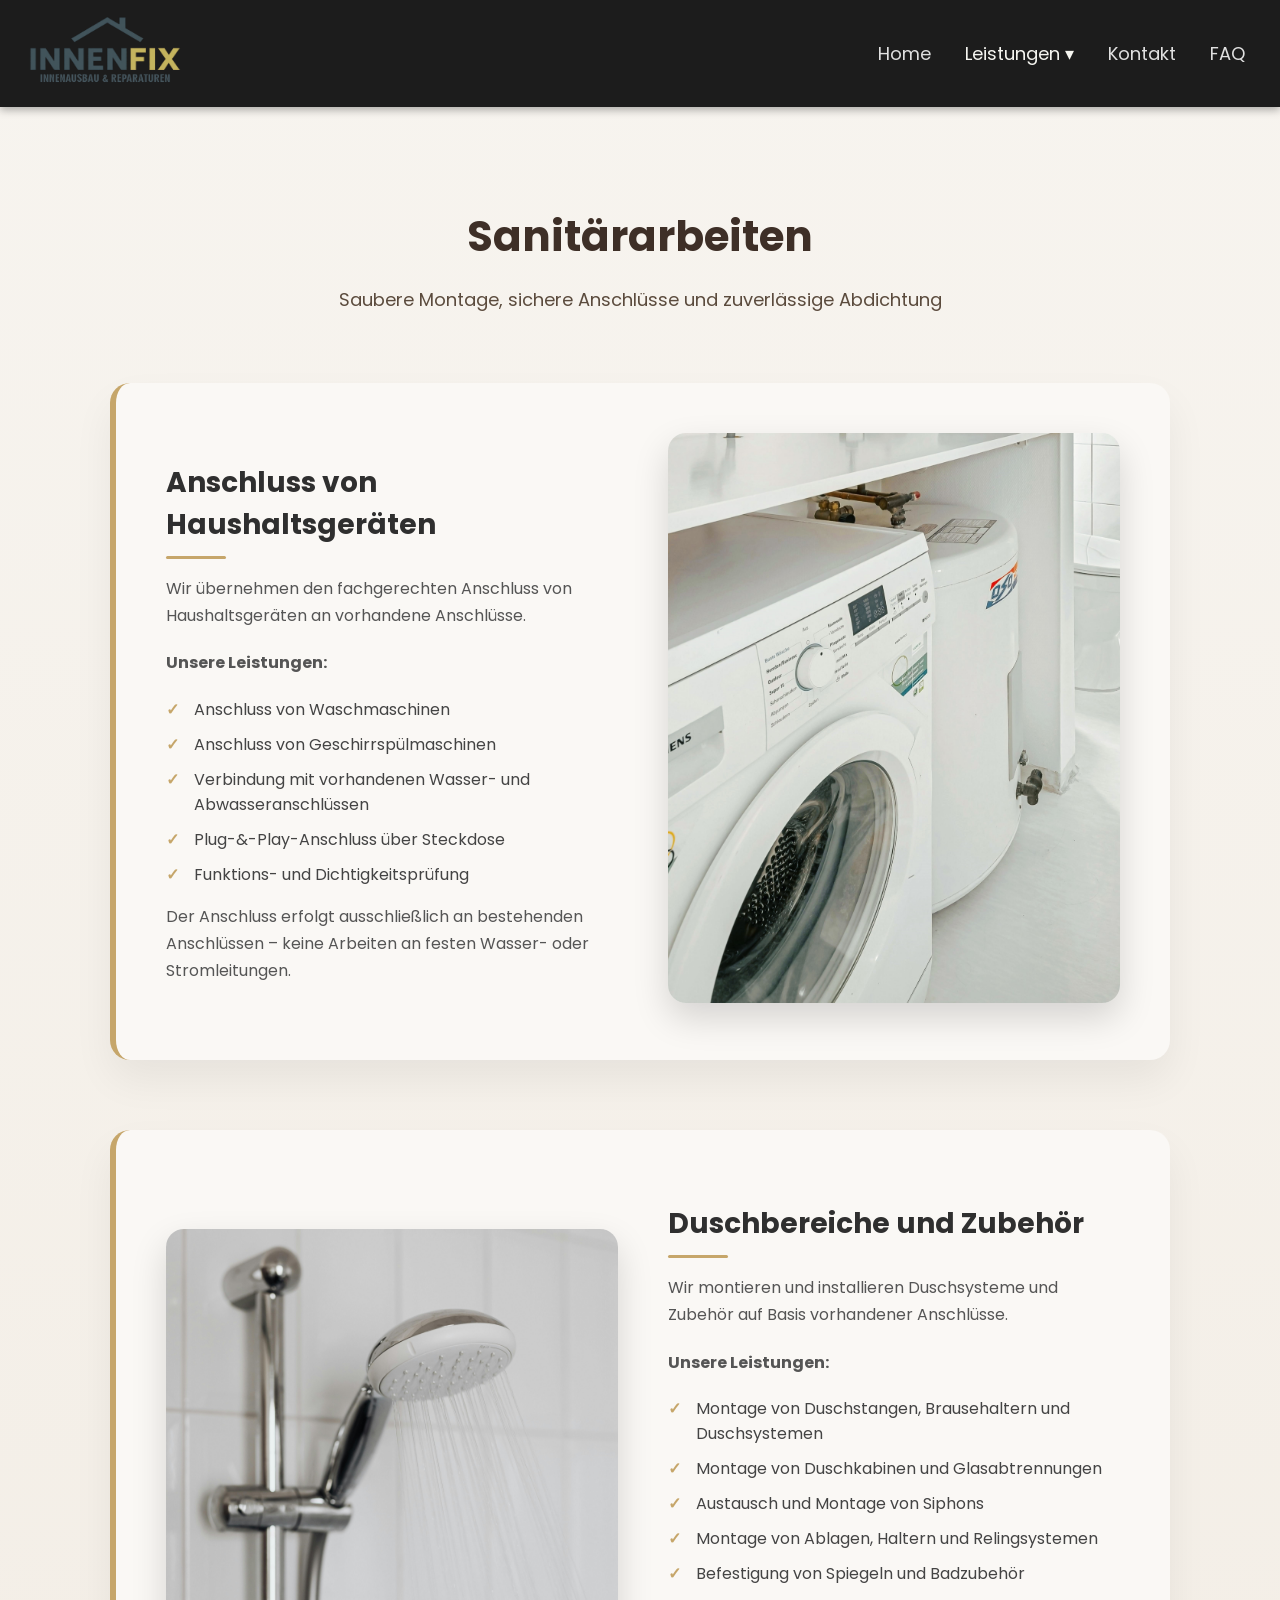
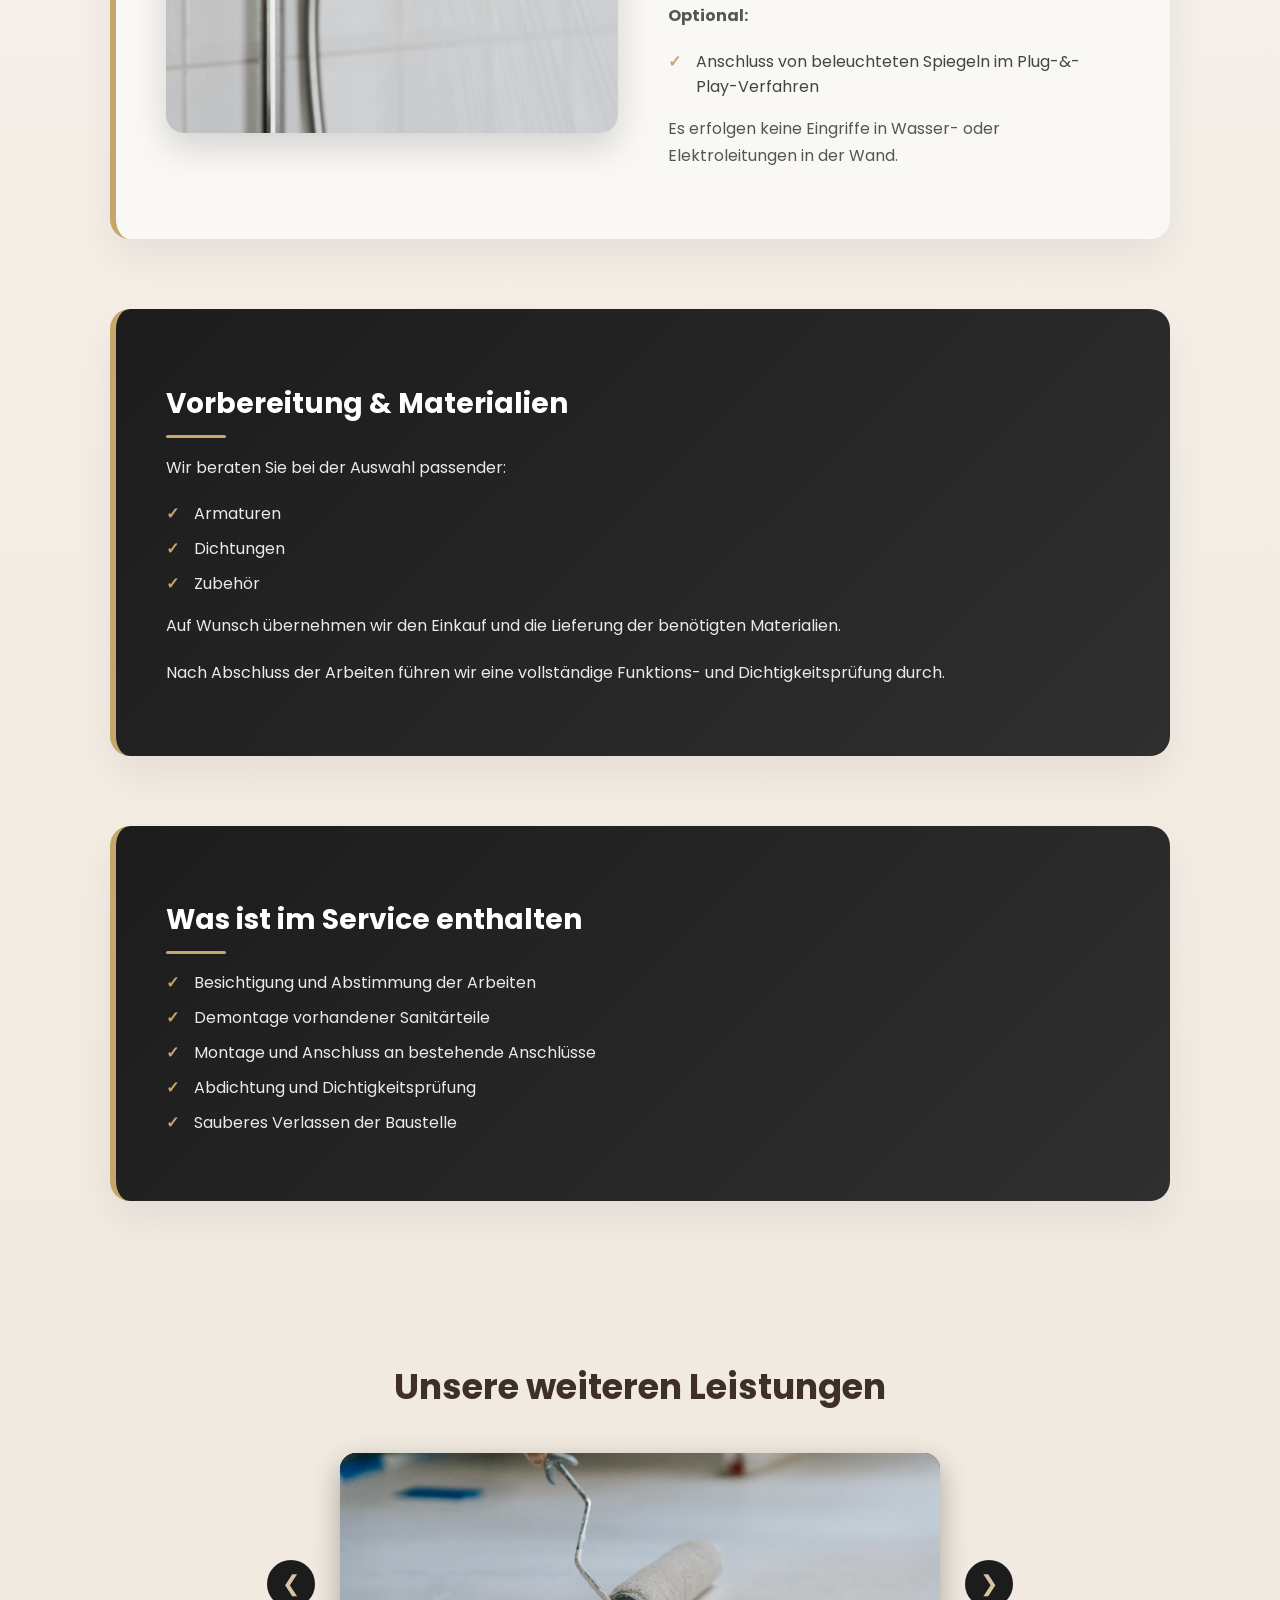
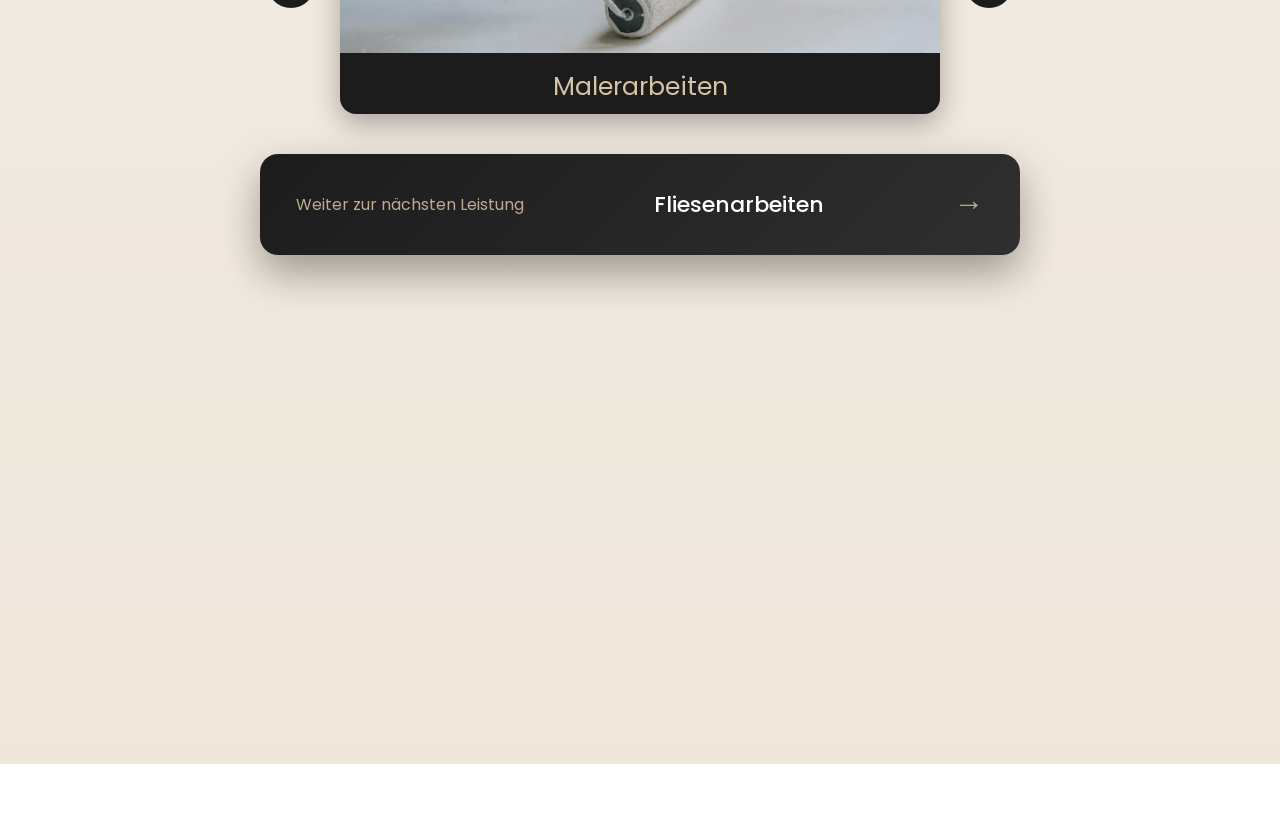
<file: sanitararbeiten.html>
<!DOCTYPE html>
<html lang="de">
<head>
  <meta charset="UTF-8">
  <meta name="viewport" content="width=device-width, initial-scale=1.0">
  <title>Sanitärarbeiten in Lübeck | Innen Fix</title>
  <meta name="description" content="Sanitärarbeiten in Lübeck und Schleswig-Holstein. Austausch von Armaturen, WC, Waschbecken, Anschluss von Wasch- und Spülmaschinen – sauber, zuverlässig und fachgerecht von Innen Fix.">
  <link rel="stylesheet" href="style.css">
  <link href="https://fonts.googleapis.com/css2?family=Poppins:ital,wght@0,400;0,500;1,400&display=swap" rel="stylesheet">
</head>

<body>
  <header>
    <a href="index.html#home" class="logo"><img src="logo.png" width="170" height="80"></a>
    <nav>
      <a href="index.html#home">Home</a>

      <div class="dropdown">
        <a href="index.html#services" class="dropbtn">Leistungen ▾</a>
        <div class="dropdown-content">
          <a href="malerarbeiten.html">Malerarbeiten</a>
          <a href="gipskarton.html">Montage von Gipskarton und abgehängten Decken</a>
          <a href="bodenverlegung.html">Bodenverlegung</a>
          <a href="sockelleisten.html">Montage von Sockelleisten, Türen und Fenstern</a>
          <a href="mobelmontage.html">Möbelmontage</a>
          <a href="sanitararbeiten.html">Sanitärarbeiten</a>
          <a href="fliesenarbeiten.html">Fliesenarbeiten</a>
          <a href="sonstiges.html">Sonstiges</a>
        </div>
      </div>

      <a href="index.html#contact">Kontakt</a>
      <a href="index.html#faq">FAQ</a>
    </nav>
  </header>
  
<main class="service-page">

  <div class="service-title">
    <h1>Sanitärarbeiten</h1>
    <p>Saubere Montage, sichere Anschlüsse und zuverlässige Abdichtung</p>
  </div>

  <section class="service-section">
    <div class="service-text">
      <h2>Anschluss von Haushaltsgeräten</h2>
      <p>
        Wir übernehmen den fachgerechten Anschluss von Haushaltsgeräten
        an vorhandene Anschlüsse.
      </p>

      <p><strong>Unsere Leistungen:</strong></p>
      <ul>
        <li>Anschluss von Waschmaschinen</li>
        <li>Anschluss von Geschirrspülmaschinen</li>
        <li>Verbindung mit vorhandenen Wasser- und Abwasseranschlüssen</li>
        <li>Plug-&-Play-Anschluss über Steckdose</li>
        <li>Funktions- und Dichtigkeitsprüfung</li>
      </ul>

      <p>
        Der Anschluss erfolgt ausschließlich an bestehenden Anschlüssen –
        keine Arbeiten an festen Wasser- oder Stromleitungen.
      </p>
    </div>

    <div class="service-image">
      <img src="haushaltsgeraten.jpg" alt="Anschluss von Haushaltsgeräten">
    </div>
  </section>

  <section class="service-section reverse">
    <div class="service-text">
      <h2>Duschbereiche und Zubehör</h2>
      <p>
        Wir montieren und installieren Duschsysteme und Zubehör
        auf Basis vorhandener Anschlüsse.
      </p>

      <p><strong>Unsere Leistungen:</strong></p>
      <ul>
        <li>Montage von Duschstangen, Brausehaltern und Duschsystemen</li>
        <li>Montage von Duschkabinen und Glasabtrennungen</li>
        <li>Austausch und Montage von Siphons</li>
        <li>Montage von Ablagen, Haltern und Relingsystemen</li>
        <li>Befestigung von Spiegeln und Badzubehör</li>
      </ul>

      <p><strong>Optional:</strong></p>
      <ul>
        <li>Anschluss von beleuchteten Spiegeln im Plug-&-Play-Verfahren</li>
      </ul>

      <p>
        Es erfolgen keine Eingriffe in Wasser- oder Elektroleitungen in der Wand.
      </p>
    </div>

    <div class="service-image">
      <img src="Duschbereiche.jpg" alt="Duschbereiche und Zubehör">
    </div>
  </section>

  <section class="service-section service-included">
    <div class="service-text">
      <h2>Vorbereitung & Materialien</h2>

      <p>Wir beraten Sie bei der Auswahl passender:</p>
      <ul>
        <li>Armaturen</li>
        <li>Dichtungen</li>
        <li>Zubehör</li>
      </ul>

      <p>
        Auf Wunsch übernehmen wir den Einkauf und die Lieferung
        der benötigten Materialien.
      </p>

      <p>
        Nach Abschluss der Arbeiten führen wir eine vollständige
        Funktions- und Dichtigkeitsprüfung durch.
      </p>
    </div>
  </section>

  <section class="service-section service-included">
    <div class="service-text">
      <h2>Was ist im Service enthalten</h2>
      <ul>
        <li>Besichtigung und Abstimmung der Arbeiten</li>
        <li>Demontage vorhandener Sanitärteile</li>
        <li>Montage und Anschluss an bestehende Anschlüsse</li>
        <li>Abdichtung und Dichtigkeitsprüfung</li>
        <li>Sauberes Verlassen der Baustelle</li>
      </ul>
    </div>
  </section>

<section class="services-slider">
  <div class="services-slider-inner">
    <h2>Unsere weiteren Leistungen</h2>

    <div class="slider-wrapper">
      <button class="slider-btn prev">&#10094;</button>

      <a href="sanitararbeiten.html" class="slider-card" id="sliderLink">
        <img id="sliderImage">
        <span id="sliderTitle"></span>
      </a>

      <button class="slider-btn next">&#10095;</button>
    </div>
  </div>
</section>

<section class="next-service">
  <a href="fliesenarbeiten.html" class="next-service-btn">
    <span>Weiter zur nächsten Leistung</span>
    <strong>Fliesenarbeiten</strong>
    <span class="arrow">→</span>
  </a>
</section>

</main>

<footer class="footer">
  <div class="footer-container">
    
    <div class="footer-col logo-col">
      <img src="logo.png" class="footer-logo">
      <p>© 2025 INNEN FIX</p>
    </div>

    <div class="footer-col">
      <h3>Kontakt</h3>
      <hr>
      <p>📧 <a href="mailto:info@innen-fix.de">info@innen-fix.de</a></p>
      <p>📞 <a href="tel:015231479708">0152 31479708</a></p>
    </div>

    <div class="footer-col">
      <h3>Telefonzeiten</h3>
      <hr>
      <p>MO–FR: 8:00–18:00</p>
      <p>SA: 9:00–15:00</p>
    </div>

    <div class="footer-col">
      <h3>Links</h3>
      <hr>
      <ul>
        <li><a href="index.html#home">Home</a></li>
        <li><a href="index.html#services">Leistungen</a></li>
        <li><a href="index.html#contact">Kontakt</a></li>
        <li><a href="index.html#faq">FAQ</a></li>
      </ul>
    </div>

    <div class="footer-col">
      <h3>Rechtliches</h3>
      <hr>
      <ul>
        <li><a href="impressum.html">Impressum</a></li>
        <li><a href="privacy.html">Datenschutzerklärung</a></li>
        <li><a href="barrierefreiheit.html">Barrierefreiheitserklärung</a></li>
      </ul>
    </div>
  </div>
</footer>

<button id="scrollToTop" title="Nach oben" aria-label="Nach oben">▲</button>
<script src="script.js"></script>
</body>
</html>
</file>
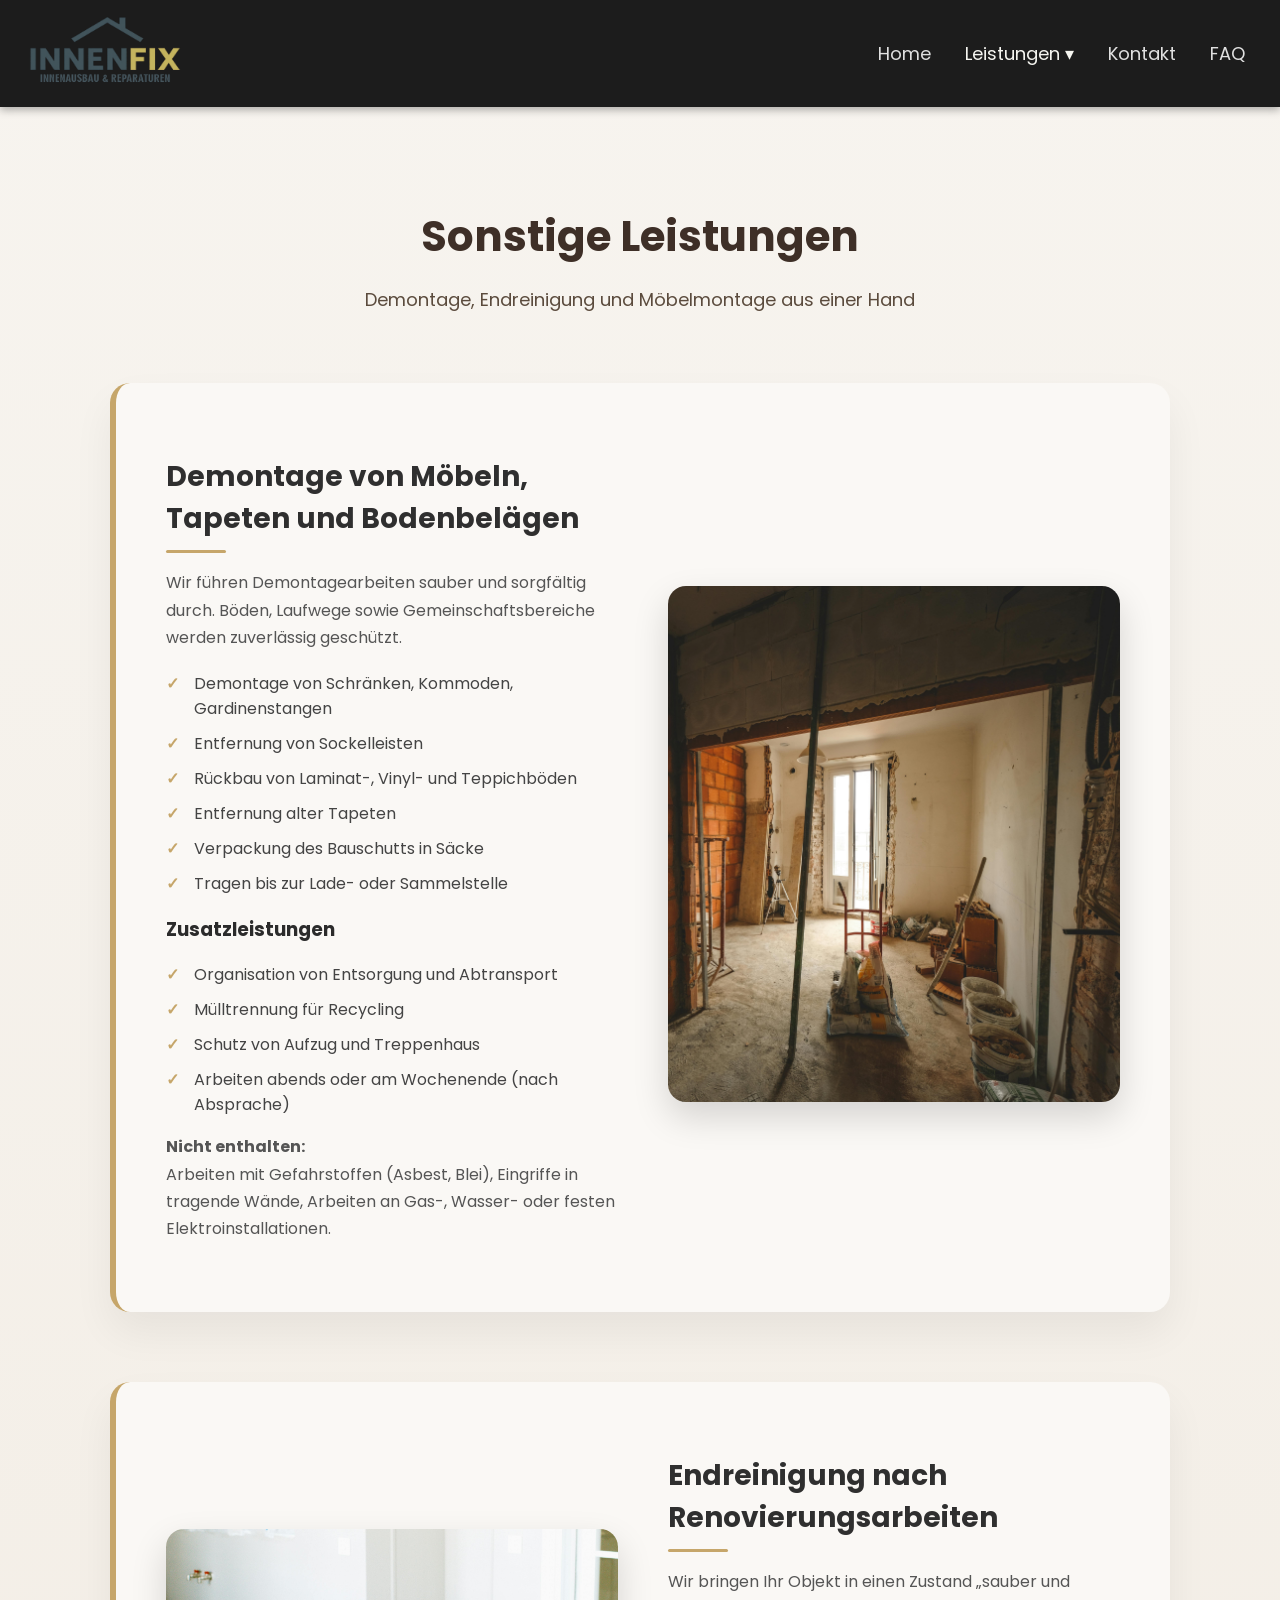
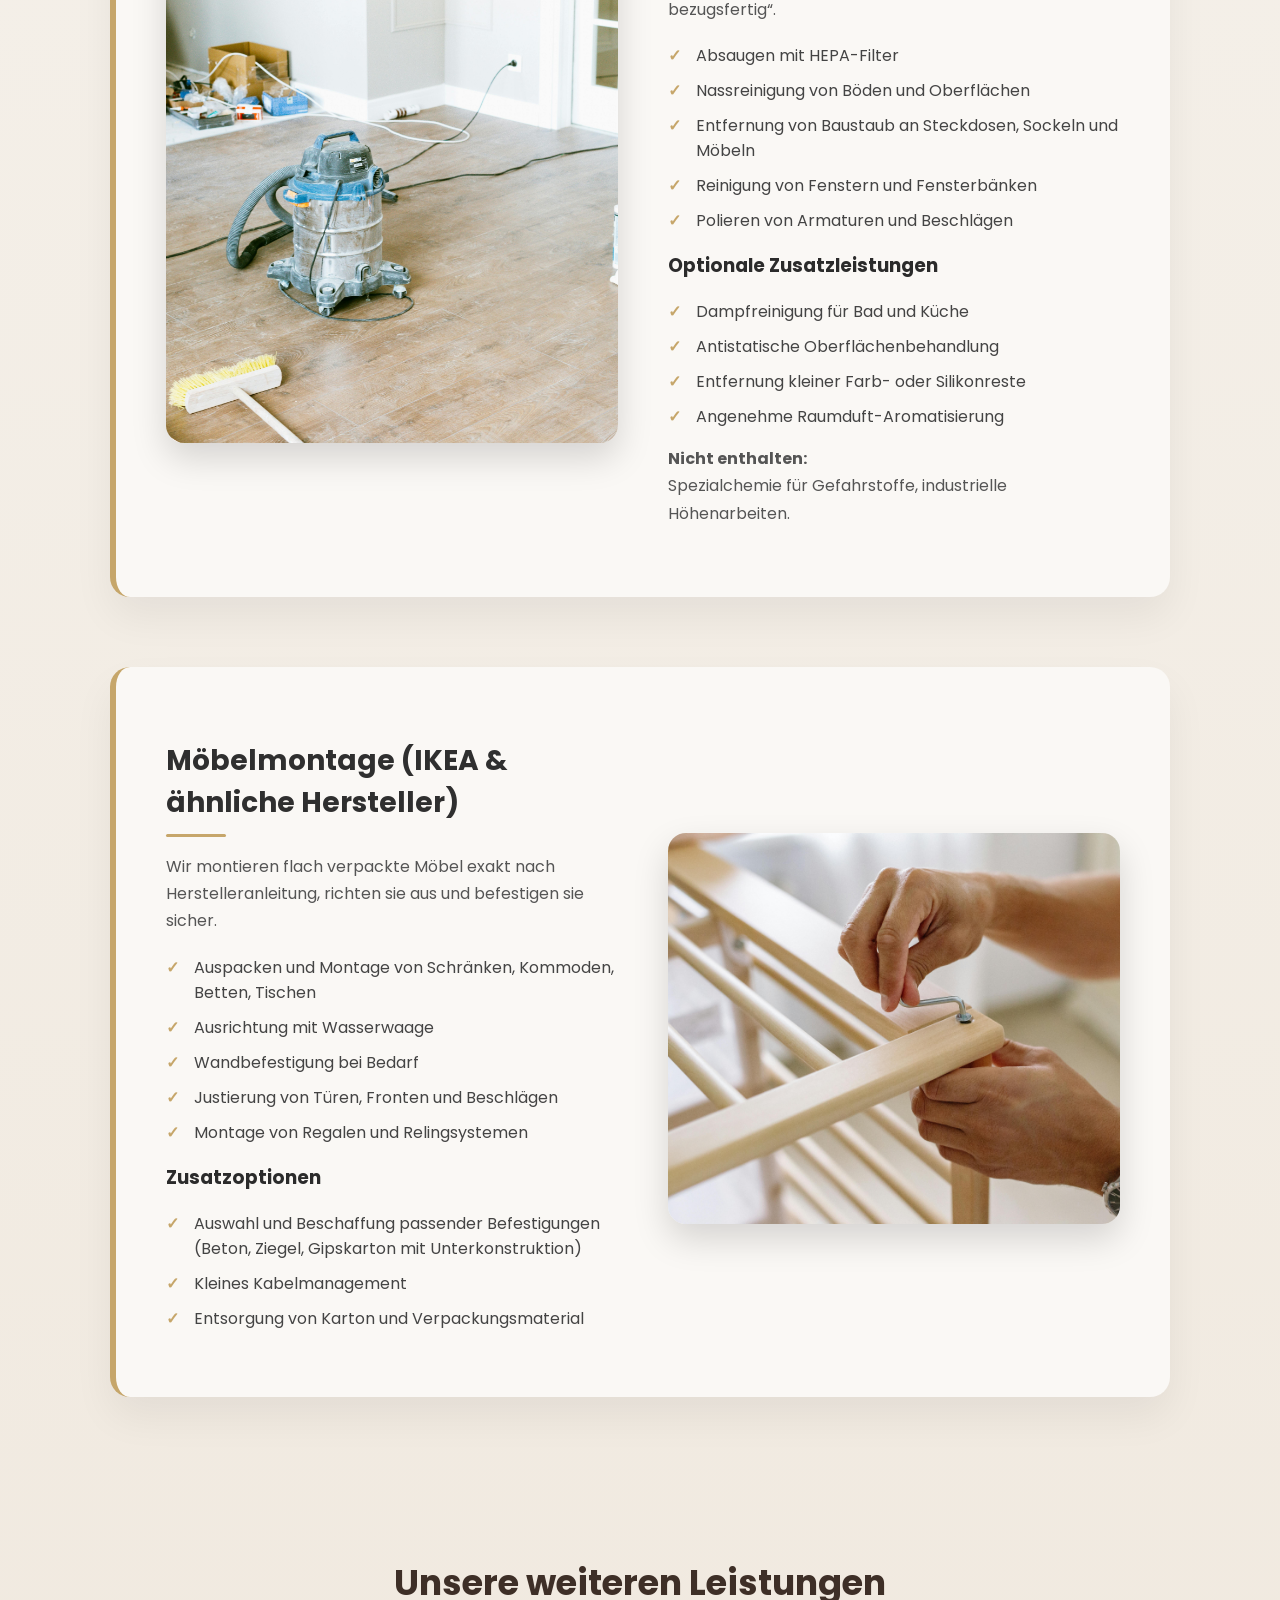
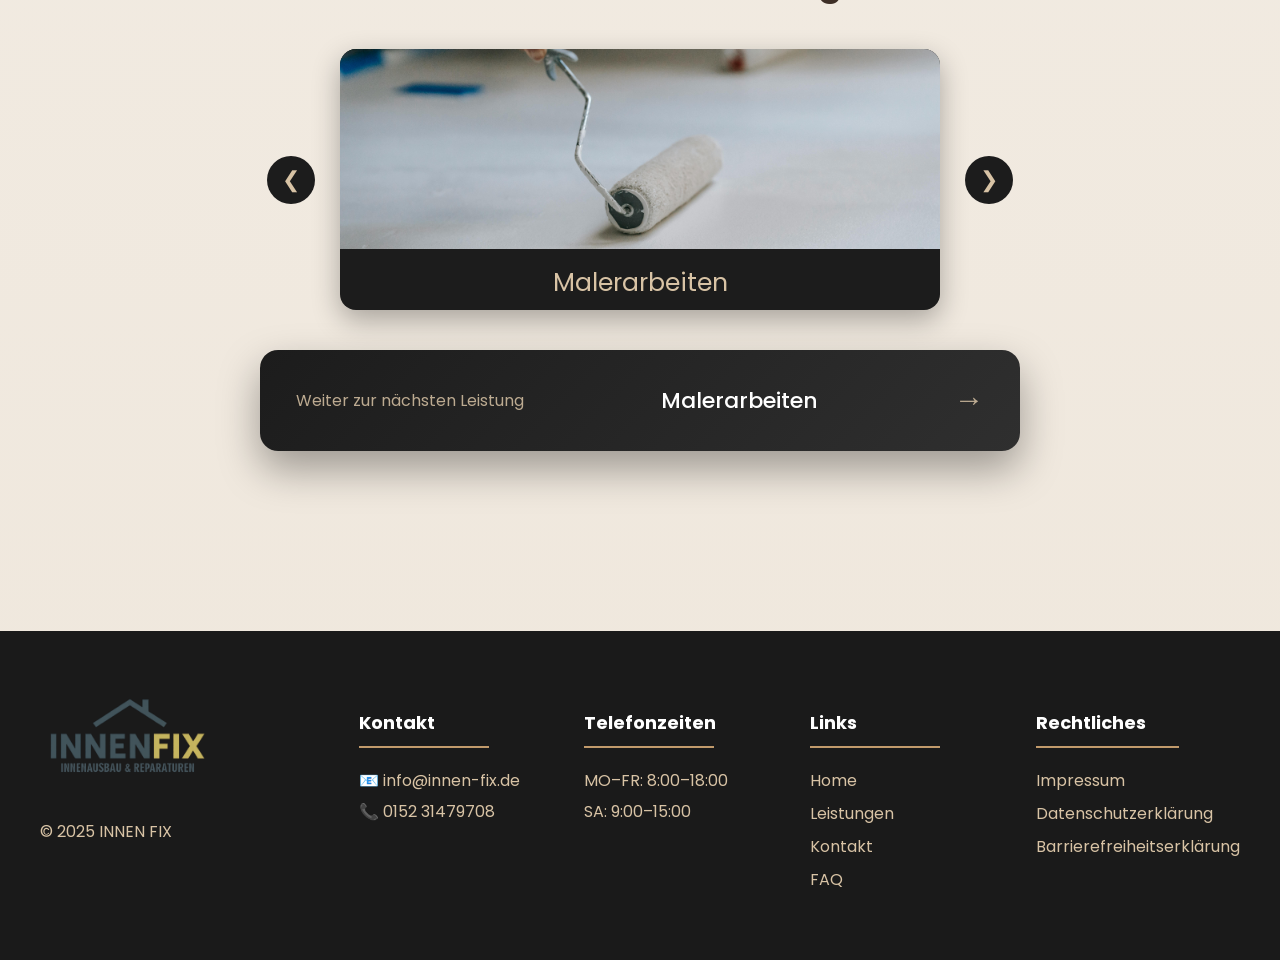
<file: sonstiges.html>
<!DOCTYPE html>
<html lang="de">
<head>
  <meta charset="UTF-8">
  <meta name="viewport" content="width=device-width, initial-scale=1.0">
  <title>Renovierungsarbeiten in Lübeck | Innen Fix</title>
  <meta name="description" content="Demontagearbeiten, Endreinigung nach Renovierung sowie Möbelmontage von IKEA und ähnlichen Herstellern. Zuverlässige Zusatzleistungen von Innen Fix in Lübeck und Umgebung.">
  <link rel="stylesheet" href="style.css">
  <link href="https://fonts.googleapis.com/css2?family=Poppins:ital,wght@0,400;0,500;1,400&display=swap" rel="stylesheet">
</head>

<body>
  <header>
    <a href="index.html#home" class="logo"><img src="logo.png" width="170" height="80"></a>
    <nav>
      <a href="index.html#home">Home</a>

      <div class="dropdown">
        <a href="index.html#services" class="dropbtn">Leistungen ▾</a>
        <div class="dropdown-content">
          <a href="malerarbeiten.html">Malerarbeiten</a>
          <a href="gipskarton.html">Montage von Gipskarton und abgehängten Decken</a>
          <a href="bodenverlegung.html">Bodenverlegung</a>
          <a href="sockelleisten.html">Montage von Sockelleisten, Türen und Fenstern</a>
          <a href="mobelmontage.html">Möbelmontage</a>
          <a href="sanitararbeiten.html">Sanitärarbeiten</a>
          <a href="fliesenarbeiten.html">Fliesenarbeiten</a>
          <a href="sonstiges.html">Sonstiges</a>
        </div>
      </div>

      <a href="index.html#contact">Kontakt</a>
      <a href="index.html#faq">FAQ</a>
    </nav>
  </header>
  
<main class="service-page">

  <div class="service-title">
    <h1>Sonstige Leistungen</h1>
    <p>Demontage, Endreinigung und Möbelmontage aus einer Hand</p>
  </div>

  <section class="service-section">
    <div class="service-text">
      <h2>Demontage von Möbeln, Tapeten und Bodenbelägen</h2>
      <p>
        Wir führen Demontagearbeiten sauber und sorgfältig durch.
        Böden, Laufwege sowie Gemeinschaftsbereiche
        werden zuverlässig geschützt.
      </p>

      <ul>
        <li>Demontage von Schränken, Kommoden, Gardinenstangen</li>
        <li>Entfernung von Sockelleisten</li>
        <li>Rückbau von Laminat-, Vinyl- und Teppichböden</li>
        <li>Entfernung alter Tapeten</li>
        <li>Verpackung des Bauschutts in Säcke</li>
        <li>Tragen bis zur Lade- oder Sammelstelle</li>
      </ul>

      <h3>Zusatzleistungen</h3>
      <ul>
        <li>Organisation von Entsorgung und Abtransport</li>
        <li>Mülltrennung für Recycling</li>
        <li>Schutz von Aufzug und Treppenhaus</li>
        <li>Arbeiten abends oder am Wochenende (nach Absprache)</li>
      </ul>

      <p>
        <strong>Nicht enthalten:</strong><br>
        Arbeiten mit Gefahrstoffen (Asbest, Blei),
        Eingriffe in tragende Wände,
        Arbeiten an Gas-, Wasser- oder festen Elektroinstallationen.
      </p>
    </div>

    <div class="service-image">
      <img src="Demontage.jpg">
    </div>
  </section>

  <section class="service-section reverse">
    <div class="service-text">
      <h2>Endreinigung nach Renovierungsarbeiten</h2>
      <p>
        Wir bringen Ihr Objekt in einen Zustand
        „sauber und bezugsfertig“.
      </p>

      <ul>
        <li>Absaugen mit HEPA-Filter</li>
        <li>Nassreinigung von Böden und Oberflächen</li>
        <li>Entfernung von Baustaub an Steckdosen, Sockeln und Möbeln</li>
        <li>Reinigung von Fenstern und Fensterbänken</li>
        <li>Polieren von Armaturen und Beschlägen</li>
      </ul>

      <h3>Optionale Zusatzleistungen</h3>
      <ul>
        <li>Dampfreinigung für Bad und Küche</li>
        <li>Antistatische Oberflächenbehandlung</li>
        <li>Entfernung kleiner Farb- oder Silikonreste</li>
        <li>Angenehme Raumduft-Aromatisierung</li>
      </ul>

      <p>
        <strong>Nicht enthalten:</strong><br>
        Spezialchemie für Gefahrstoffe,
        industrielle Höhenarbeiten.
      </p>
    </div>

    <div class="service-image">
      <img src="Endreinigung.jpg">
    </div>
  </section>

  <section class="service-section">
    <div class="service-text">
      <h2>Möbelmontage (IKEA & ähnliche Hersteller)</h2>
      <p>
        Wir montieren flach verpackte Möbel
        exakt nach Herstelleranleitung,
        richten sie aus und befestigen sie sicher.
      </p>

      <ul>
        <li>Auspacken und Montage von Schränken, Kommoden, Betten, Tischen</li>
        <li>Ausrichtung mit Wasserwaage</li>
        <li>Wandbefestigung bei Bedarf</li>
        <li>Justierung von Türen, Fronten und Beschlägen</li>
        <li>Montage von Regalen und Relingsystemen</li>
      </ul>

      <h3>Zusatzoptionen</h3>
      <ul>
        <li>Auswahl und Beschaffung passender Befestigungen
            (Beton, Ziegel, Gipskarton mit Unterkonstruktion)</li>
        <li>Kleines Kabelmanagement</li>
        <li>Entsorgung von Karton und Verpackungsmaterial</li>
      </ul>
    </div>

    <div class="service-image">
      <img src="IKEA.jpg">
    </div>
  </section>

  <section class="services-slider">
    <div class="services-slider-inner">
      <h2>Unsere weiteren Leistungen</h2>

      <div class="slider-wrapper">
        <button class="slider-btn prev">&#10094;</button>

        <a href="sonstiges.html" class="slider-card" id="sliderLink">
          <img id="sliderImage">
          <span id="sliderTitle"></span>
        </a>

        <button class="slider-btn next">&#10095;</button>
      </div>
    </div>
  </section>

<section class="next-service">
  <a href="malerarbeiten.html" class="next-service-btn">
    <span>Weiter zur nächsten Leistung</span>
    <strong>Malerarbeiten</strong>
    <span class="arrow">→</span>
  </a>
</section>

</main>

<footer class="footer">
  <div class="footer-container">
    
    <div class="footer-col logo-col">
      <img src="logo.png" class="footer-logo">
      <p>© 2025 INNEN FIX</p>
    </div>

    <div class="footer-col">
      <h3>Kontakt</h3>
      <hr>
      <p>📧 <a href="mailto:info@innen-fix.de">info@innen-fix.de</a></p>
      <p>📞 <a href="tel:015231479708">0152 31479708</a></p>
    </div>

    <div class="footer-col">
      <h3>Telefonzeiten</h3>
      <hr>
      <p>MO–FR: 8:00–18:00</p>
      <p>SA: 9:00–15:00</p>
    </div>

    <div class="footer-col">
      <h3>Links</h3>
      <hr>
      <ul>
        <li><a href="index.html#home">Home</a></li>
        <li><a href="index.html#services">Leistungen</a></li>
        <li><a href="index.html#contact">Kontakt</a></li>
        <li><a href="index.html#faq">FAQ</a></li>
      </ul>
    </div>

    <div class="footer-col">
      <h3>Rechtliches</h3>
      <hr>
      <ul>
        <li><a href="impressum.html">Impressum</a></li>
        <li><a href="privacy.html">Datenschutzerklärung</a></li>
        <li><a href="barrierefreiheit.html">Barrierefreiheitserklärung</a></li>
      </ul>
    </div>
  </div>
</footer>

<button id="scrollToTop" title="Nach oben" aria-label="Nach oben">▲</button>
<script src="script.js"></script>
</body>
</html>
</file>
<file: style.css>
/* Загальні стилі */
body {
  margin: 0;
  font-family: 'Poppins', sans-serif;
  color: #2B2B2B;
  background: linear-gradient(180deg, #F7F4EF 0%, #EFE7DC 100%);
}

/* Хедер */
header {
  display: flex;
  justify-content: space-between;
  align-items: center;
  background-color: #1C1C1C;
  padding: 10px 25px;
  position: sticky;
  top: 0;
  z-index: 10;
  box-shadow: 0 3px 8px rgba(0, 0, 0, 0.3);
  transition: top 0.3s ease, opacity 0.3s ease;
}

header.hide {
  top: -100px;
  opacity: 0;
}

nav a {
  text-decoration: none;
  color: #E0E0E0;
  margin: 0 15px;
  font-size: 18px;
  transition: color 0.3s;
}

nav a:hover {
  color: #D8C3A5;
}

/* Герой-секція */
.hero {
  background: url("background-one.png") center/cover no-repeat;
  min-height: 85vh;
  display: flex;
  align-items: center;
  justify-content: center;
  position: relative;
}

.hero::after {
  content: "";
  position: absolute;
  inset: 0;
  background: rgba(130, 121, 112, 0.4);
}

.hero-text {
  position: relative;
  max-width: 1000px;
  text-align: center;
  color: #FFFFFF;
  z-index: 1;
  padding: 20px;
  animation: fadeIn 1.5s ease;
}

.hero-text h1 {
  font-size: 46px;
  margin-bottom: 20px;
  font-weight: 600;
  letter-spacing: 1px;
}

.hero-text p {
  font-size: 25px;
  line-height: 1.7;
  margin-bottom: 35px;
}

.hero-buttons {
  display: flex;
  justify-content: center;
  gap: 30px;
}

.hero-buttons button {
  background-color: #D8C3A5;
  color: #3E2F27;
  border: none;
  padding: 20px 75px;
  border-radius: 6px;
  font-size: 20px;
  cursor: pointer;
  transition: background 0.3s, transform 0.2s;
}

.hero-buttons button:hover {
  background-color: #C19A6B;
  transform: scale(1.05);
} 

/* Роздільник */
.divider {
  border: none;
  height: 1px;
  background-color: #D8C3A5;
  margin: 60px auto;
  width: 70%;
  box-shadow: 0 0 15px 10px rgba(209, 190, 160, 0.3);
}

/* Наші послуги */
.services {
  text-align: center;
  padding: 0px 80px 100px;
}

.services h2 {
  font-size: 40px;
  color: #3E2F27;
  margin-bottom: 60px;
  font-weight: 600;
  text-transform: uppercase;
  letter-spacing: 1px;
}

.service-container {
  display: flex;
  flex-wrap: wrap;
  justify-content: center;
  gap: 35px;
}

.service-card {
  text-decoration: none !important;
  color: inherit !important;
  display: flex;
  flex-direction: column;
  align-items: center;
  justify-content: center;
  background-color: #f3e6d2;
  border: 1px solid #E0D6C5;
  width: 400px;
  height: 230px;
  border-radius: 10px;
  box-shadow: 0 4px 10px rgba(0,0,0,0.1);
  padding: 15px;
  transition: transform 0.3s, box-shadow 0.3s;
  opacity: 0;
  transform: translateY(25px);
  transition: opacity 0.8s ease, transform 0.8s ease;
  will-change: transform, opacity;
}

.service-card.visible {
  opacity: 1;
  transform: translateY(0);
}

.service-card img {
  width: 80px;
  height: 80px;
  object-fit: contain;
  transition: transform 0.3s ease;
}

.service-card:hover {
  transform: translateY(-8px) scale(1.02);
  box-shadow: 0 12px 25px rgba(0,0,0,0.2);
}

.service-card:hover img {
  transform: scale(1.1);
}

.service-card h3 {
  text-decoration: none !important;
  color: #3E2F27 !important;
  margin: 1;
  text-align: center;
  font-size: 26px;
  margin-bottom: 12px;
  font-weight: 500;
}

/* Контактна секція */
.contact-section {
  background-color: #f3e6d2;
  padding: 80px 10%;
  color: #3E2F27;
}

.contact-container {
  display: flex;
  flex-wrap: wrap;
  justify-content: space-between;
  align-items: flex-start;
  gap: 50px;
}

.contact-info {
  flex: 1;
  min-width: 300px;
}

.contact-info h2 {
  font-size: 36px;
  margin-bottom: 20px;
  color: #3E2F27;
}

.contact-info p {
  font-size: 17px;
  line-height: 1.6;
  margin-bottom: 15px;
}

.contact-link {
  color: #3a2c1a; /* приємний темний колір тексту */
  text-decoration: none;
  font-weight: 500;
  transition: color 0.3s ease;
}

.contact-link:hover {
  color: #9D7C54; /* твій фірмовий відтінок */
}

.icon {
  width: 40px;
  margin-right: 8px;
  vertical-align: middle;
}

.contact-line {
  font-weight: 500;
  color: #3E2F27;
}

.contact-note {
  font-style: italic;
  margin-top: 10px;
  color: #5b4b3d;
}

.contact-form {
  flex: 1;
  min-width: 320px;
  background: #fff;
  padding: 35px;
  border-radius: 10px;
  box-shadow: 0 4px 12px rgba(0,0,0,0.15);
}

.form-group {
  margin-bottom: 20px;
  display: flex;
  flex-direction: column;
}

.form-group.full textarea {
  resize: none;
}

.form-group label {
  margin-bottom: 6px;
  font-weight: 500;
}

.form-group input,
.form-group textarea {
  padding: 10px 14px;
  border: 1px solid #ccc;
  border-radius: 6px;
  font-family: 'Poppins', sans-serif;
  font-size: 15px;
}

.form-group.checkbox {
  flex-direction: row;
  align-items: center;
}

.form-group.checkbox label {
  margin: 0 0 0 10px;
  font-size: 14px;
}

.form-group.checkbox a {
  color: #C19A6B;
  text-decoration: underline;
}

.send-btn {
  background-color: #C19A6B;
  color: #fff;
  border: none;
  padding: 14px 28px;
  border-radius: 6px;
  cursor: pointer;
  font-size: 16px;
  transition: background 0.3s ease;
}

.send-btn:hover {
  background-color: #a57f59;
}

/* Адаптивність */
@media (max-width: 850px) {
  .contact-container {
    flex-direction: column;
  }
}

/* FAQ */
.faq {
  background-color: #F8F6F2;
  padding: 90px 20px;
  display: flex;
  justify-content: center;
}

.faq-container {
  max-width: 900px;
  width: 100%;
  text-align: center;
}

.faq-header h2 {
  font-size: 40px;
  color: #2B2B2B;
  font-weight: 600;
  margin-bottom: 12px;
}

.faq-header h2 span {
  color: #9D7C54;
  font-style: italic;
}

.faq-header p {
  color: #555;
  font-size: 17px;
  margin-bottom: 50px;
}

.faq-list {
  display: flex;
  flex-direction: column;
  gap: 18px;
}

.faq-item {
  background: #fff;
  border-radius: 14px;
  border: 1px solid #ddd;
  box-shadow: 0 4px 10px rgba(0, 0, 0, 0.05);
  overflow: hidden;
  text-align: left;
  transition: all 0.3s ease;
}

.faq-title {
  width: 100%;
  background: none;
  border: none;
  outline: none;
  padding: 22px 26px;
  font-size: 18px;
  font-weight: 500;
  color: #2B2B2B;
  display: flex;
  justify-content: space-between;
  align-items: center;
  cursor: pointer;
  transition: all 0.3s ease;
}

.faq-title:hover {
  color: #9D7C54;
}

.faq-icon {
  font-size: 22px;
  color: #9D7C54;
  transition: transform 0.3s ease;
}

.faq-content {
  max-height: 0;
  overflow: hidden;
  font-size: 16px;
  color: #444;
  background: #fff;
  padding: 0 26px;
  line-height: 1.6;
  transition: all 0.4s ease;
}

.faq-item.active .faq-content {
  max-height: 400px;
  padding: 18px 26px 26px;
}

.faq-item.active .faq-icon {
  transform: rotate(45deg);
}

.faq-footer {
  margin-top: 40px;
  font-style: italic;
  color: #555;
}

.faq-footer a {
  color: #9D7C54;
  text-decoration: none;
  font-weight: 500;
}

.faq-footer a:hover {
  text-decoration: underline;
}

/* Responsive */
@media (max-width: 768px) {
  .faq-header h2 {
    font-size: 32px;
  }
  .faq-title {
    font-size: 17px;
  }
}

/* Футер */
.footer {
  background-color: #1A1A1A;
  padding: 60px 40px;
  color: #D8C3A5;
  margin-top: 50px;
  opacity: 0;
  transform: translateY(60px);
  transition: opacity 0.5s ease, transform 0.5s ease;
}

.footer.visible {
  opacity: 1;
  transform: translateY(0);
}

.footer-container {
  display: grid;
  grid-template-columns: 1.5fr 1fr 1fr 1fr 1fr;
  gap: 40px;
  align-items: start;
}

.footer h3 {
  font-size: 18px;
  margin-bottom: 10px;
  color: #FFFFFF;
}

.footer hr {
  width: 70%;
  border: none;
  border-top: 2px solid #C19A6B;
  margin: 10px 0 20px 0;
}

.footer a {
  color: #D8C3A5;
  text-decoration: none;
  transition: color 0.3s;
}

.footer a:hover {
  color: #fff;
}

.footer ul {
  list-style: none;
  padding: 0;
  margin: 0;
}

.footer ul li {
  margin-bottom: 8px;
}

.footer-logo {
  width: 175px;
  margin-bottom: 25px;
}

.footer-col p {
  margin: 6px 0;
}

/* Адаптивність */
@media (max-width: 900px) {
  .footer-container {
    grid-template-columns: 1fr 1fr;
    gap: 20px;
  }
}

@media (max-width: 600px) {
  .footer-container {
    grid-template-columns: 1fr;
  }
  .footer {
    text-align: center;
  }
}

/* Анімація */
@keyframes fadeIn {
  from {opacity: 0; transform: translateY(20px);}
  to {opacity: 1; transform: translateY(0);}
}

/* Стрілка "вгору" */
#scrollToTop {
  position: fixed;
  bottom: 30px;
  right: 30px;
  width: 50px;
  height: 50px;
  background-color: #C19A6B;
  color: #fff;
  border: none;
  border-radius: 50%;
  font-size: 24px;
  cursor: pointer;
  display: none;
  align-items: center;
  justify-content: center;
  box-shadow: 0 4px 10px rgba(0,0,0,0.3);
  transition: opacity 0.3s, transform 0.3s, background 0.3s;
  z-index: 1000;
}

#scrollToTop:hover {
  background-color: #C19A6B;
  transform: scale(1.1);
}

/* Випадаюче меню */
.dropdown {
  position: relative;
  display: inline-block;
}

.dropbtn {
  color: #F5F5F0;
  text-decoration: none;
  font-size: 18px;
  margin: 0 15px;
  cursor: pointer;
  transition: color 0.3s ease;
}

.dropbtn:hover {
  color: #D8C3A5;
}

.dropdown-content {
  display: none;
  position: absolute;
  background-color: #f3e6d2;
  min-width: 300px;
  box-shadow: 0 8px 16px rgba(0,0,0,0.25);
  border-radius: 8px;
  z-index: 100;
  top: 100%;
  left: 0;
  animation: dropdownFade 0.25s ease;
}

.dropdown-content.show {
  display: block;
}

.dropdown-content a {
  color: #3E2F27;
  padding: 12px 18px;
  text-decoration: none;
  display: block;
  font-size: 17px;
  transition: background-color 0.3s ease, padding-left 0.2s ease;
  border-bottom: 1px solid rgba(0,0,0,0.08);
}

.dropdown-content a:last-child {
  border-bottom: none;
}

.dropdown-content a:hover {
  background-color: #e7d6bb;
  padding-left: 22px;
}

@media (hover: hover) {
  .dropdown:hover .dropdown-content {
    display: block;
  }
}

/* Анімація появи меню */
@keyframes dropdownFade {
  from {opacity: 0; transform: translateY(10px);}
  to {opacity: 1; transform: translateY(0);}
}

/* Адаптивність */
@media (max-width: 800px) {
  .dropdown-content {
    position: static;
    box-shadow: none;
    background-color: transparent;
    border-radius: 0;
  }

  .dropdown-content a {
    padding: 10px 0;
    border: none;
    background: none;
    color: #F5F5F0;
  }

  .dropdown-content a:hover {
    background: none;
    color: #D8C3A5;
  }
}

@media (max-width: 1024px) {
  body {
    font-size: 16px;
  }
}

@media (max-width: 768px) {
  header {
    flex-direction: column;
    padding: 10px 15px;
  }

  nav {
    display: flex;
    flex-wrap: wrap;
    justify-content: center;
    gap: 10px;
  }

  nav a, .dropbtn {
    font-size: 16px;
    margin: 5px;
  }
}

@media (max-width: 768px) {
  .hero {
    min-height: 75vh;
    padding: 40px 10px;
  }

  .hero-text h1 {
    font-size: 30px;
  }

  .hero-text p {
    font-size: 18px;
  }

  .hero-buttons {
    flex-direction: column;
    gap: 15px;
  }

  .hero-buttons button {
    width: 100%;
    padding: 16px 0;
    font-size: 18px;
  }
}

@media (max-width: 768px) {
  .services {
    padding: 0 20px 60px;
  }

  .service-card {
    width: 100%;
    max-width: 360px;
    height: auto;
    padding: 20px;
  }

  .service-card h3 {
    font-size: 22px;
  }
}

@media (max-width: 768px) {
  .contact-section {
    padding: 60px 20px;
  }

  .contact-info h2 {
    font-size: 28px;
  }

  .contact-form {
    padding: 25px;
  }
}

@media (max-width: 768px) {
  .contact-section {
    padding: 60px 20px;
  }

  .contact-info h2 {
    font-size: 28px;
  }

  .contact-form {
    padding: 25px;
  }
}

@media (max-width: 480px) {
  .faq-header h2 {
    font-size: 26px;
  }

  .faq-title {
    font-size: 16px;
    padding: 18px;
  }
}

@media (max-width: 600px) {
  .footer {
    padding: 40px 20px;
  }

  .footer-logo {
    margin: 0 auto 20px;
    display: block;
  }
}

@media (max-width: 768px) {

  nav ul {
    display: none; /* тимчасово ховаємо меню */
  }

  .hero h1 {
    font-size: 1.8rem;
    line-height: 1.2;
  }

  .hero p {
    font-size: 1rem;
  }

  .hero-buttons {
    gap: 12px;
  }

  .hero-buttons a {
    padding: 14px 18px;
    font-size: 1rem;
  }
}

.btn {
  display: inline-block;
  padding: 20px 50px;
  background: #d9c2a3;
  color: #000;
  border-radius: 8px;
  font-size: 1.3rem;
  text-decoration: none;
  text-align: center;
}

.btn:hover {
  background: #c9ae8f;
}

/* ===== SERVICE PAGE ===== */
.service-page {
  max-width: 1100px;
  margin: 0 auto;
  padding: 70px 20px;
}

.service-title {
  text-align: center;
  margin-bottom: 70px;
}

.service-title h1 {
  font-size: 42px;
  color: #3E2F27;
  margin-bottom: 10px;
}

.service-title p {
  font-size: 18px;
  color: #5b4b3d;
}

/* Sections */
.service-section {
  background: #FAF8F5;
  border-radius: 20px;
  padding: 50px;
  margin-bottom: 70px;
  display: flex;
  gap: 50px;
  align-items: center;
  box-shadow: 0 20px 40px rgba(0, 0, 0, 0.06);
  border-left: 6px solid #C6A66A;
  transition: transform 0.3s ease, box-shadow 0.3s ease;
}

.service-section:hover {
  transform: translateY(-6px);
  box-shadow: 0 30px 60px rgba(0, 0, 0, 0.1);
}

.service-section.reverse {
  flex-direction: row-reverse;
}

.service-text {
  flex: 1;
}

.service-text h2 {
  font-size: 28px;
  color: #2F2F2F;
  margin-bottom: 15px;
  position: relative;
}

.service-text h2::after {
  content: "";
  display: block;
  width: 60px;
  height: 3px;
  background: #C6A66A;
  margin-top: 10px;
  border-radius: 2px;
}

.service-text p {
  font-size: 16px;
  line-height: 1.7;
  color: #555;
  margin-bottom: 20px;
}

.service-text ul {
  list-style: none;
  padding: 0;
}

.service-text ul li {
  padding-left: 28px;
  margin-bottom: 10px;
  position: relative;
  color: #444;
}

.service-text ul li::before {
  content: "✓";
  position: absolute;
  left: 0;
  color: #C6A66A;
  font-weight: bold;
}

.service-image {
  flex: 1;
}

.service-image img {
  width: 100%;
  border-radius: 18px;
  box-shadow: 0 15px 35px rgba(0, 0, 0, 0.15);
  transition: transform 0.4s ease;
}

.service-section:hover .service-image img {
  transform: scale(1.03);
}

.service-included {
  background: #2F2F2F;
  color: #F5F5F5;
  border-left-color: #C6A66A;
}

.service-included h2 {
  color: #FFF;
}

.service-included ul li {
  color: #DDD;
}

.service-included ul li::before {
  color: #C6A66A;
}

@media (max-width: 900px) {
  .service-section,
  .service-section.reverse {
    flex-direction: column;
    padding: 35px 25px;
  }

  .service-image img {
    margin-top: 25px;
  }
}

/* ===== SERVICES SLIDER ===== */
.services-slider {
  margin-top: 100px;
  padding: 30px 20px;
  width: 100%;
}

.services-slider-inner {
  max-width: 1000px;
  margin: 0 auto;
  padding: 0 25px;
  text-align: center;
}

.services-slider h2 {
  font-size: 35px;
  color: #3E2F27;
  margin-bottom: 40px;
}

.slider-wrapper {
  display: flex;
  align-items: center;
  justify-content: center;
  gap: 25px;
}

.slider-card {
  width: 100%;
  max-width: 600px;
  background: #1C1C1C;
  border-radius: 16px;
  overflow: hidden;
  text-decoration: none;
  color: #D8C3A5;
  box-shadow: 0 10px 28px rgba(0,0,0,0.3);
  transition: transform 0.3s ease;
}

.slider-card:hover {
  transform: translateY(-6px);
}

.slider-card img {
  width: 100%;
  height: 200px;
  object-fit: cover;
}

.slider-card span {
  display: block;
  padding: 8px;
  font-size: 25px;
}

/* Arrows */
.slider-btn {
  background: #1C1C1C;
  color: #D8C3A5;
  border: none;
  width: 48px;
  height: 48px;
  border-radius: 50%;
  font-size: 22px;
  cursor: pointer;
  transition: background 0.3s ease;
}

.slider-btn:hover {
  background: #3E2F27;
}

/* ===== FIX SERVICES SLIDER MOBILE ===== */
@media (max-width: 600px) {

  .services-slider {
    width: 100vw;
    max-width: 100vw;
    margin-left: calc(-50vw + 50%);
    margin-right: calc(-50vw + 50%);
    padding-left: 0;
    padding-right: 0;
  }

  .slider-wrapper {
    width: 100%;
    padding: 0 12px;
    box-sizing: border-box;
  }

   .services-slider-inner {
    max-width: 100%;
    padding-left: 0;
    padding-right: 0;
  }

  .slider-card {
    width: 100%;
    max-width: 100%;
  }

  .slider-card img {
    width: 100%;
    height: 200px;
    object-fit: cover;
  }

  .slider-card span {
    font-size: 16px;
    padding: 12px;
    display: block;
    text-align: center;
  }

  .slider-btn {
    width: 40px;
    height: 40px;
    font-size: 16px;
  }
}

/* ===== PRIVACY PAGE ===== */
.privacy-container {
  max-width: 1100px;
  margin: 0 auto;
  padding: 80px 25px 100px;
  animation: fadeIn 0.8s ease;
}

.privacy-container h1 {
  font-size: 42px;
  color: #3E2F27;
  margin-bottom: 40px;
  text-align: center;
}

.privacy-container h2 {
  font-size: 26px;
  color: #3E2F27;
  margin-top: 50px;
  margin-bottom: 15px;
}

.privacy-container p {
  font-size: 17px;
  line-height: 1.7;
  color: #5b4b3d;
  margin-bottom: 15px;
}

.privacy-container ul {
  margin-left: 20px;
  margin-bottom: 20px;
}

.privacy-container ul li {
  margin-bottom: 10px;
  line-height: 1.6;
}

.back-btn {
  display: block;
  margin: 50px auto 0 auto; /* центр */
  padding: 23px 50px;
  background-color: #C19A6B;
  color: #fff;
  border-radius: 8px;
  text-decoration: none;
  font-size: 16px;
  text-align: center;
  transition: background 0.3s ease, transform 0.2s ease;
}

.back-btn:hover {
  background-color: #a57f59;
  transform: translateY(-2px);
}

/* Mobile */
@media (max-width: 768px) {
  .back-btn {
    display: block;
    margin: 20px auto 0 auto;
    text-align: center;
  }

  .privacy-container {
    padding: 60px 18px 80px;
  }

  .privacy-container h1 {
    font-size: 30px;
  }

  .privacy-container h2 {
    font-size: 22px;
  }

  .privacy-container p {
    font-size: 16px;
  }
}

/* GLOBAL MOBILE FIX */
*, *::before, *::after {
  box-sizing: border-box;
}

html, body {
  max-width: 100%;
  overflow-x: hidden;
}

header {
  width: 100%;
  max-width: 100vw;
  padding-left: 20px;
  padding-right: 20px;
}

/* ===== NEXT SERVICE BUTTON ===== */
.next-service {
  margin: 10px auto 60px;
  max-width: 800px;
  padding: 0 20px;
  text-align: center;
}

.next-service-btn {
  display: flex;
  justify-content: space-between;
  align-items: center;
  gap: 20px;
  padding: 28px 36px;
  background: linear-gradient(135deg, #1C1C1C, #2F2F2F);
  color: #D8C3A5;
  border-radius: 18px;
  text-decoration: none;
  box-shadow: 0 18px 40px rgba(0,0,0,0.35);
  transition: transform 0.3s ease, box-shadow 0.3s ease;
}

.next-service-btn span {
  font-size: 16px;
  opacity: 0.85;
}

.next-service-btn strong {
  font-size: 22px;
  font-weight: 500;
  color: #fff;
}

.next-service-btn .arrow {
  font-size: 30px;
  transition: transform 0.3s ease;
}

.next-service-btn:hover {
  transform: translateY(-6px);
  box-shadow: 0 28px 60px rgba(0,0,0,0.5);
}

.next-service-btn:hover .arrow {
  transform: translateX(8px);
}

@media (max-width: 600px) {

  .next-service {
    margin: 14px auto 45px;
    padding: 0 14px;
  }

  .next-service-btn {
    padding: 22px 24px;
    border-radius: 16px;
    gap: 12px;
    box-shadow: 0 12px 28px rgba(0,0,0,0.28);
  }

  .next-service-btn span {
    font-size: 14px;
  }

  .next-service-btn strong {
    font-size: 19px;
    line-height: 1.25;
  }

  .next-service-btn .arrow {
    font-size: 24px;
  }
}

/* ===== FIX service-included TEXT VISIBILITY ===== */
.service-included .service-text p,
.service-included .service-text li {
  color: #EAEAEA !important;
}

.service-included .service-text h2 {
  color: #FFFFFF !important;
}

.service-included .service-text ul li::before {
  color: #C6A66A;
}

.service-included {
  background: linear-gradient(135deg, #1C1C1C, #2F2F2F);
}

/* ===== MOBILE: FORCE SCROLL MODE (NO EFFECTS) ===== */
@media (max-width: 768px) {

  * {
    animation: none !important;
    transition: none !important;
  }

  * {
    transform: none !important;
    will-change: auto !important;
  }

  .service-card,
  .service-section,
  .slider-card,
  .next-service-btn,
  .slider-btn,
  header {
    touch-action: pan-y !important;
  }

  .slider-wrapper {
    overflow: hidden !important;
  }

  html, body {
    overflow-x: hidden !important;
    overscroll-behavior: auto !important;
  }
}

/* ===== MOBILE FIX: ALIGN NAV LINKS ===== */
@media (max-width: 768px) {

  nav {
    align-items: center;
  }

  nav a,
  .dropbtn {
    display: flex;
    align-items: center;
    height: 40px;
    line-height: 1;

  .dropdown {
    display: flex;
    align-items: center;
  }
}
</file>
